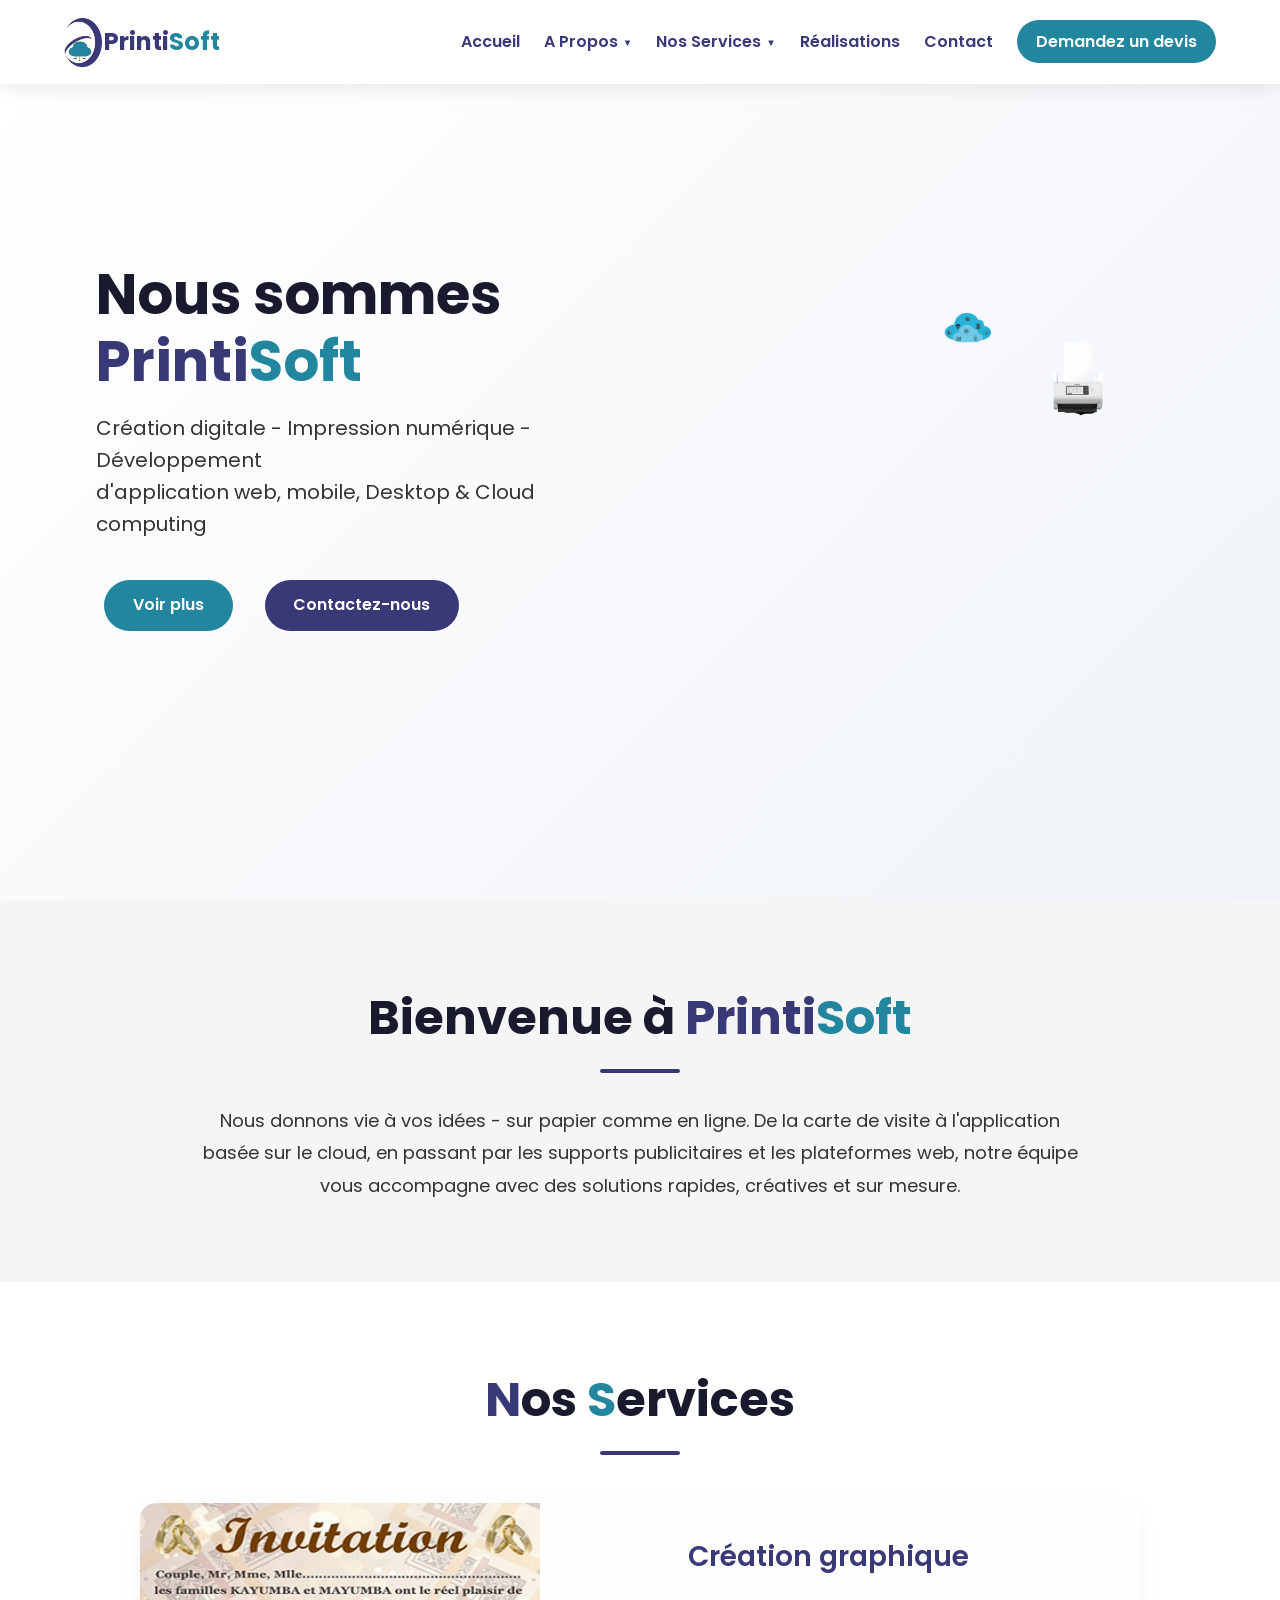
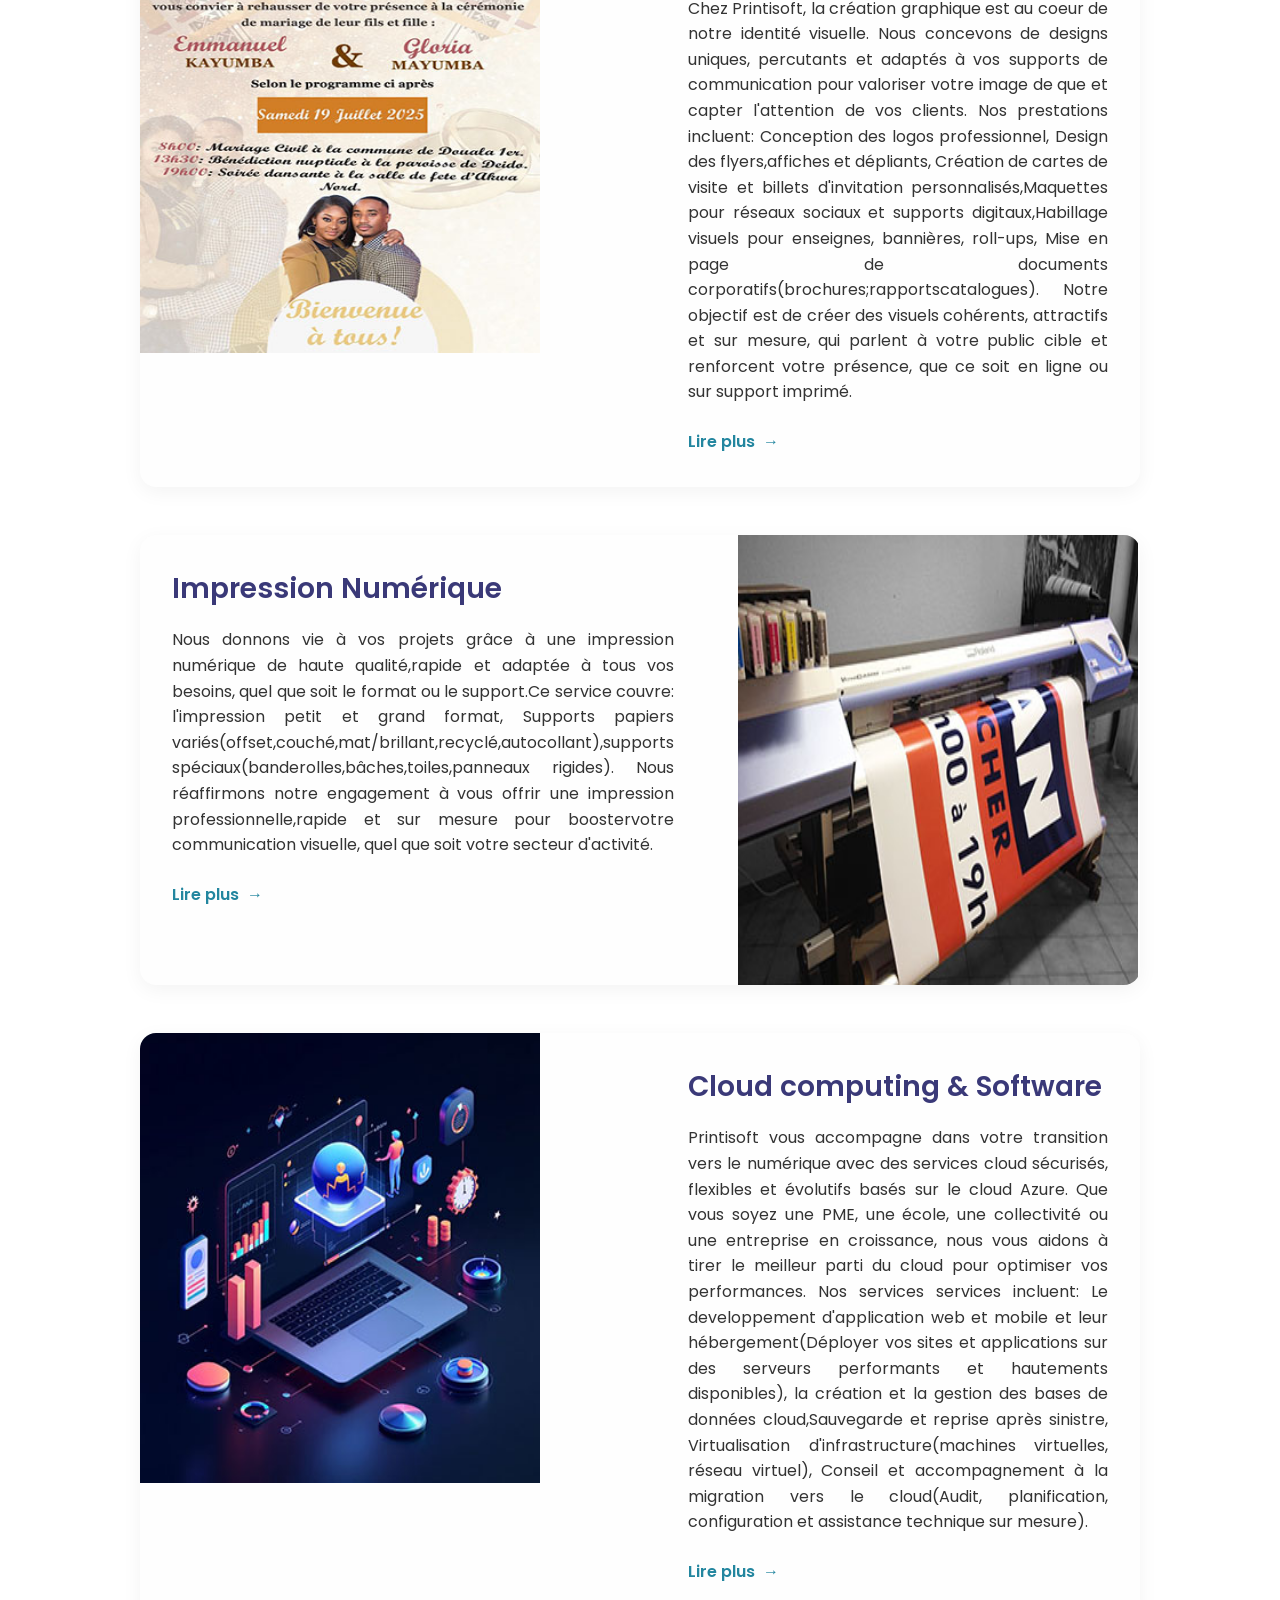
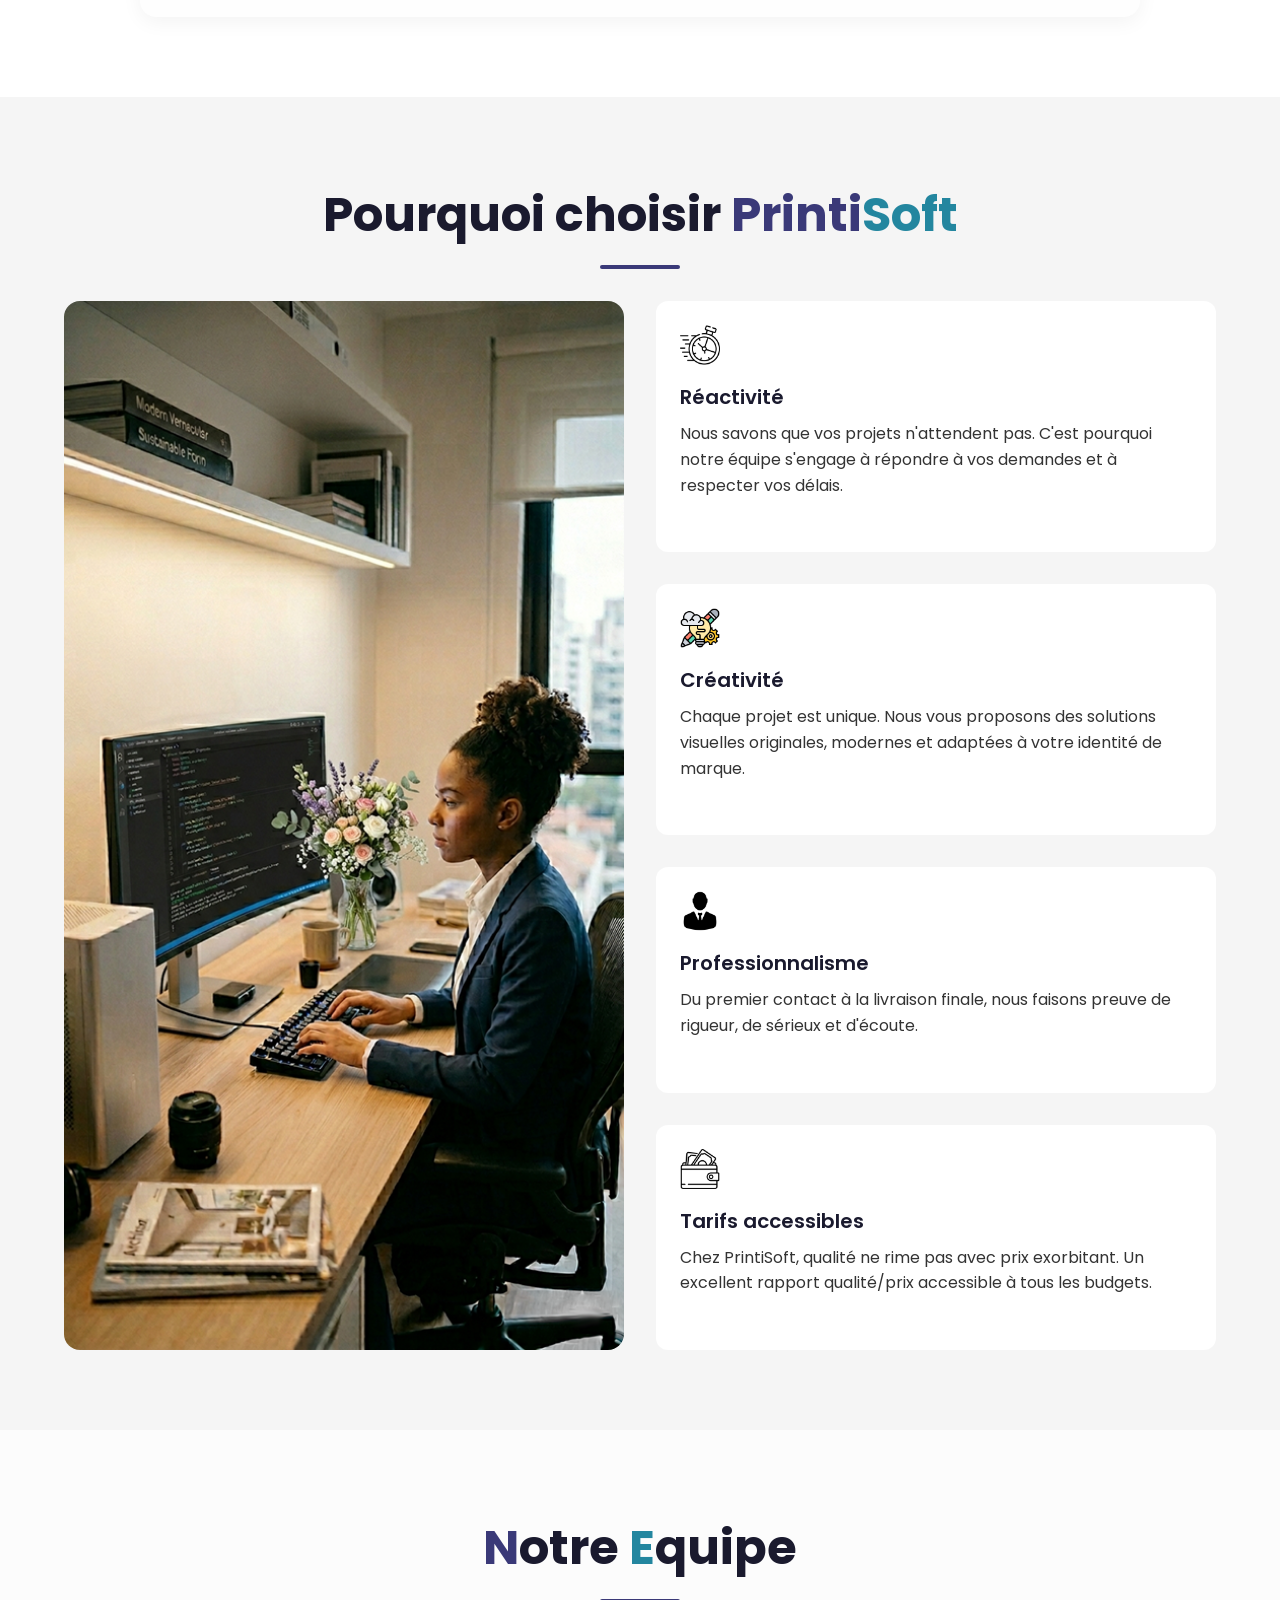
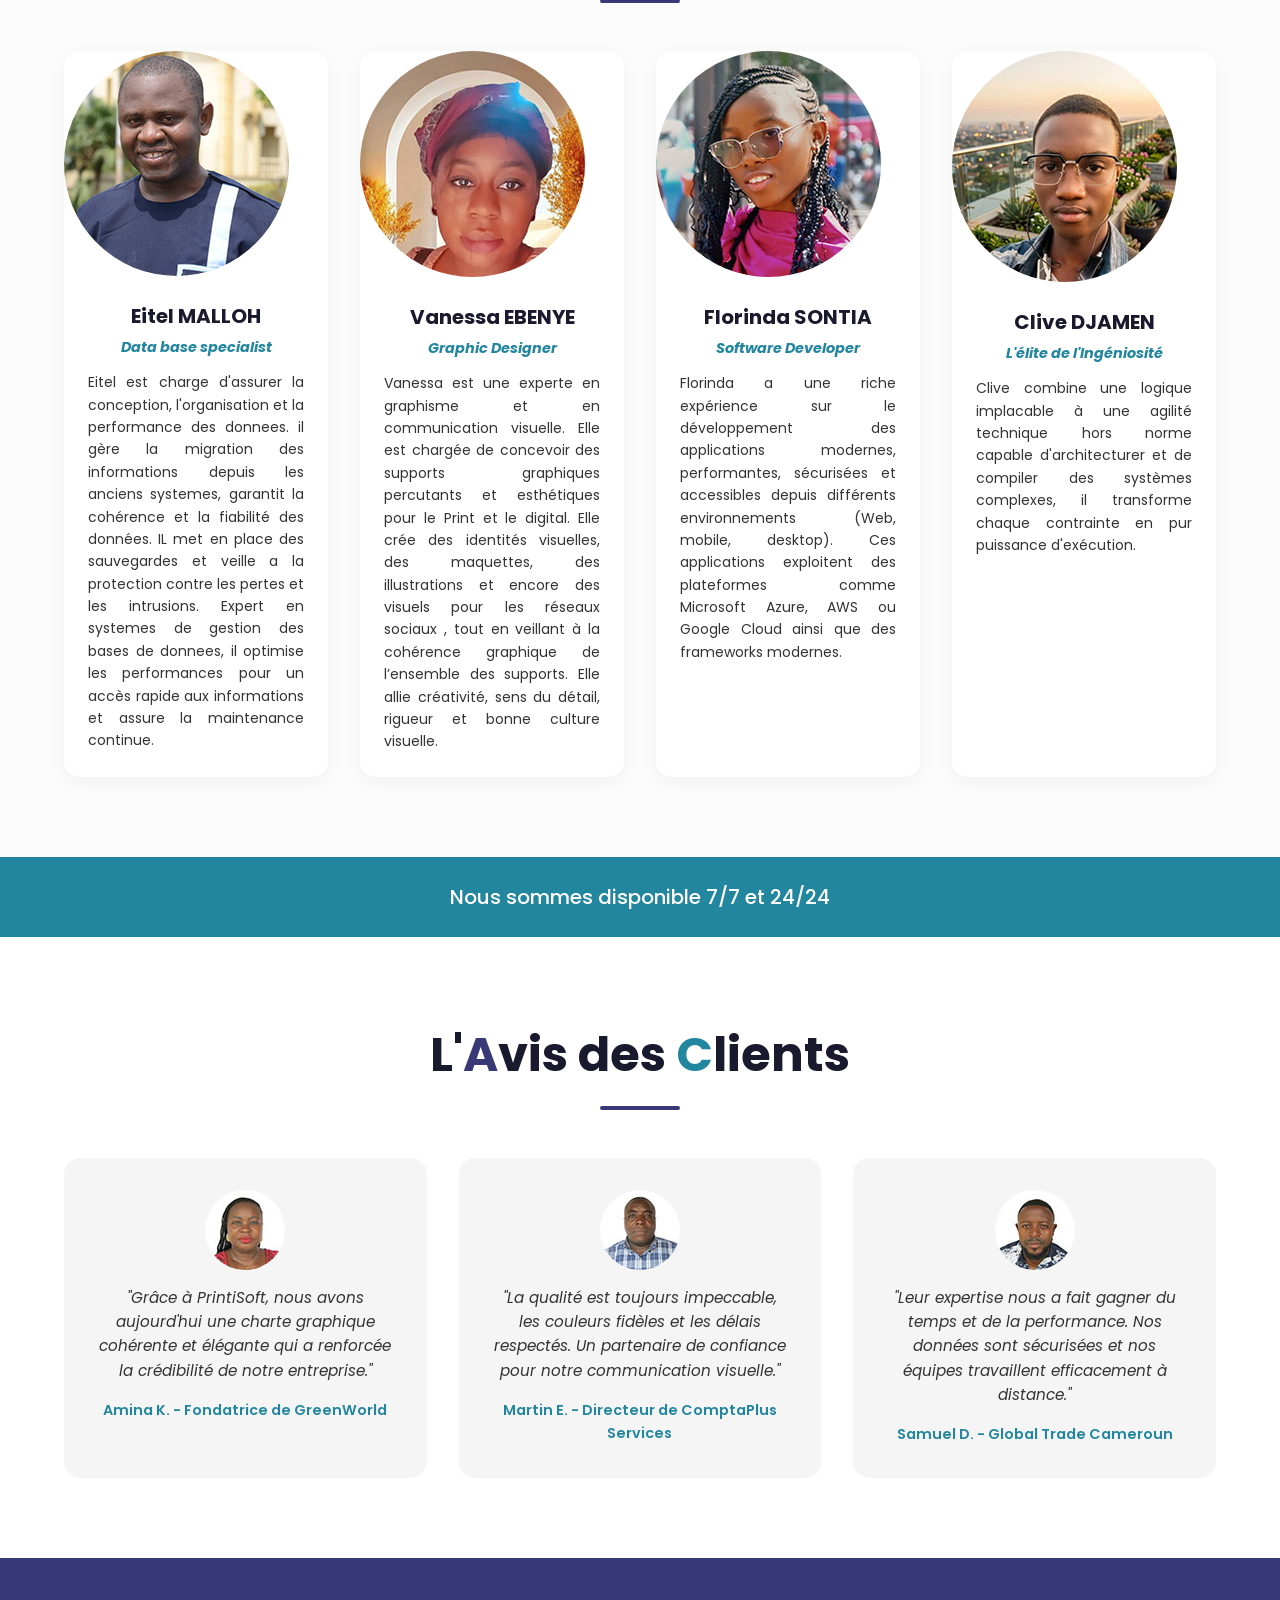
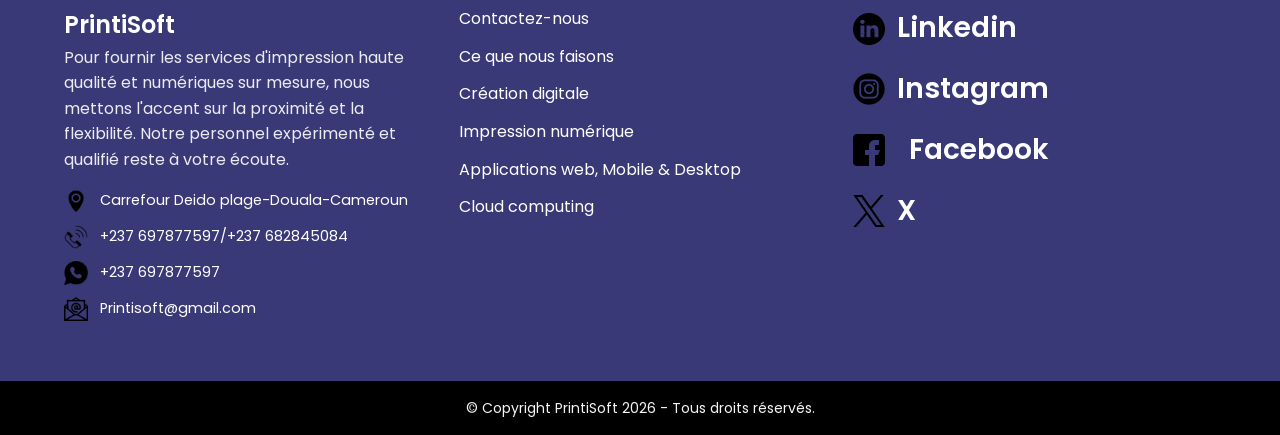
<file: index.html>
<!DOCTYPE html>
<html lang="fr">
<head>
    <meta charset="UTF-8">
    <meta name="viewport" content="width=device-width, initial-scale=1.0, viewport-fit=cover">
    <meta name="description" content="Printisoft — Création digitale, impression numérique et solutions cloud. Transformez votre communication visuelle avec Printisoft.">
    <meta name="keywords" content="impression numérique, création graphique, cloud computing, développement web, Cameroun">
    <meta name="author" content="PrintiSoft">
    <link rel="stylesheet" href="Global.css"> 
    <link rel="stylesheet" href="Home.css">
    <title>PrintiSoft | Création digitale & Impression numérique</title>
    <link rel="preconnect" href="https://fonts.googleapis.com">
    <link rel="preconnect" href="https://fonts.gstatic.com" crossorigin>
    <link href="https://fonts.googleapis.com/css2?family=Poppins:wght@300;400;500;600;700;800&display=swap" rel="stylesheet">
</head>
<body>
    <div class="header"></div>

    <!-- Hero Section -->
    <section class="banniere" id="banniere">
        <div class="contenu"> 
            <h1>Nous sommes <span class="printi">Printi</span><span class="soft">Soft</span></h1>
            <p>Création digitale - Impression numérique - Développement<br>d'application web, mobile, Desktop & Cloud computing</p>
            <div class="hero-buttons">
                <a href="#services" class="btn1">Voir plus</a>
                <a href="Contactez_Nous.html" class="btn2">Contactez-nous</a>
            </div>
        </div>
        <div class="hero-images">
            <div class="impression">
                <img src="images_printisoft/animation-imprimante-unscreen.gif" alt="impression" loading="lazy">
            </div>
            <div class="nuage">
                <img src="images_printisoft/animation-nuages-unscreen.gif" alt="cloud computing" loading="lazy">
            </div>
        </div>
    </section>

    <!-- Welcome Section -->
    <section class="welcome">
        <div class="container">
            <h2>Bienvenue à <span class="printi">Printi</span><span class="soft">Soft</span></h2>
            <p>Nous donnons vie à vos idées - sur papier comme en ligne. De la carte de visite à l'application basée sur le cloud, en passant par les supports publicitaires et les plateformes web, notre équipe vous accompagne avec des solutions rapides, créatives et sur mesure.</p>
        </div>
    </section>

    <!-- Services Section -->
    <section class="services" id="services">
        <div class="container">
            <div class="titre_services"> 
                <h2><span class="printi">N</span>os <span class="soft">S</span>ervices</h2>
            </div>
            <div class="container_2">
                <div class="service-card service-card-1">
                    <div class="service-img">
                        <img src="images_printisoft/creation graphique.jpg" alt="Création graphique">
                    </div>
                    <div class="service-content">
                        <h3><span class="printi">Création graphique</span></h3>
                        <p>Chez  Printisoft, la création graphique est au coeur de notre identité visuelle.
    Nous concevons de designs uniques, percutants et adaptés à vos supports de communication pour valoriser votre 
    image de que et capter l'attention de vos clients. Nos prestations incluent: Conception des logos professionnel,
    Design des flyers,affiches et dépliants, Création de cartes de visite et billets d'invitation personnalisés,Maquettes pour réseaux
    sociaux et supports digitaux,Habillage visuels pour enseignes, bannières, roll-ups, Mise en page de documents corporatifs(brochures;rapportscatalogues).
    Notre objectif est de créer des visuels cohérents, attractifs et sur mesure, qui parlent à votre public cible et renforcent votre présence, 
    que ce soit en ligne ou sur support imprimé.</p>
                        <a href="Nos-Services_Graphisme.html" class="service-link">Lire plus <span>→</span></a>
                    </div>
                </div>
                <div class="service-card service-card-2">
                    <div class="service-content">
                        <h3><span class="printi">Impression Numérique</span></h3>
                        <p>Nous donnons vie à vos projets grâce à une impression numérique de haute qualité,rapide et adaptée à tous vos besoins, quel que soit le format ou le support.Ce service couvre: l'impression petit et grand format,
  Supports papiers variés(offset,couché,mat/brillant,recyclé,autocollant),supports spéciaux(banderolles,bâches,toiles,panneaux rigides). 
    Nous réaffirmons notre engagement à vous offrir une impression professionnelle,rapide et sur mesure pour boostervotre communication visuelle, quel que soit votre secteur d'activité.</p>
                        <a href="Nos-Services_Impression_numérique.html" class="service-link">Lire plus <span>→</span></a>
                    </div>
                    <div class="service-img">
                        <img src="images_printisoft/grand format impression.jpg" alt="Impression numérique">
                    </div>
                </div>
                <div class="service-card service-card-3">
                    <div class="service-img">
                        <img src="images_printisoft/service_cloud2.jpg" alt="Cloud computing">
                    </div>
                    <div class="service-content">
                        <h3><span class="printi">Cloud computing & Software</span></h3>
                        <p>Printisoft vous accompagne dans votre transition vers le numérique 
    avec des services cloud sécurisés, flexibles et évolutifs basés sur le cloud Azure. Que vous soyez une PME, une école, une collectivité 
    ou une entreprise en croissance, nous vous aidons à tirer le meilleur parti du cloud pour optimiser vos performances.
    Nos services services incluent: Le developpement d'application web et mobile et leur hébergement(Déployer vos sites et applications sur
    des serveurs performants et hautements disponibles), la création et la gestion des bases de données cloud,Sauvegarde et reprise après sinistre,
    Virtualisation d'infrastructure(machines virtuelles, réseau virtuel), Conseil et accompagnement à la migration vers le cloud(Audit, planification, configuration et assistance technique sur mesure).</p>
                        <a href="Nos-Services_Software_Cloud%20service.html" class="service-link">Lire plus <span>→</span></a>
                    </div>
                </div>
            </div>
        </div>
    </section>

    <!-- Why Choose Us Section -->
    <section class="choisir_printisoft">
        <div class="container">
            <div class="titre_choix"> 
                <h2>Pourquoi choisir <span class="printi">Printi</span><span class="soft">Soft</span></h2>
            </div>
            <div class="raison_choix">
                <div class="femme">
                    <img src="images_printisoft/choisir.jpg" alt="Pourquoi choisir Printisoft" loading="lazy">
                </div>
                <div class="reason-card Réactivité">
                    <div class="reason-icon"><img src="images_printisoft/Reactivite.png" alt="Réactivité"></div>
                    <h3>Réactivité</h3>
                    <p>Nous savons que vos projets n'attendent pas. C'est pourquoi notre équipe s'engage à répondre à vos demandes et à respecter vos délais.</p>
                </div>
                <div class="reason-card Créativité">
                    <div class="reason-icon"><img src="images_printisoft/creativite.jpg" alt="Créativité"></div>
                    <h3>Créativité</h3>
                    <p>Chaque projet est unique. Nous vous proposons des solutions visuelles originales, modernes et adaptées à votre identité de marque.</p>
                </div>
                <div class="reason-card Professionnalisme">
                    <div class="reason-icon"><img src="images_printisoft/Professionnalisme.jpg" alt="Professionnalisme"></div>
                    <h3>Professionnalisme</h3>
                    <p>Du premier contact à la livraison finale, nous faisons preuve de rigueur, de sérieux et d'écoute.</p>
                </div>
                <div class="reason-card Tarifs_accessibles">
                    <div class="reason-icon"><img src="images_printisoft/Tarifs.jpg" alt="Tarifs accessibles"></div>
                    <h3>Tarifs accessibles</h3>
                    <p>Chez PrintiSoft, qualité ne rime pas avec prix exorbitant. Un excellent rapport qualité/prix accessible à tous les budgets.</p>
                </div>
            </div>
        </div>
    </section>

    <!-- Team Section -->
    <section class="Equipe" id="equipe">
        <div class="container">
            <h2 class="titre_equipe"><span class="printi">N</span>otre <span class="soft">E</span>quipe</h2>
            <div class="contenu_4">
                <div class="box">
                    <div class="imbox">
                        <img src="images_printisoft/Photo_Eitel.jpg" alt="Eitel MALLOH" loading="lazy">
                    </div>
                    <div class="text">
                        <h5>Eitel MALLOH</h5>
                        <h6>Data base specialist</h6>
                        <p>Eitel est charge d'assurer la conception, l'organisation et la performance des donnees. il gère la migration des informations depuis
                  les anciens systemes, garantit la cohérence et la fiabilité des données. IL met en place des sauvegardes et veille a la protection
                  contre les pertes et les intrusions. Expert en systemes de gestion des bases de donnees, il optimise les performances 
                  pour un accès rapide aux informations et assure la maintenance continue.</p>
                    </div>
                </div>
                <div class="box">
                    <div class="imbox"><img src="images_printisoft/ebenye.jpg" alt="Vanessa EBENYE" loading="lazy"></div>
                    <div class="text">
                        <h5>Vanessa EBENYE</h5>
                        <h6>Graphic Designer</h6>
                        <p>Vanessa est une experte en graphisme et en communication visuelle. Elle est chargée 
        de concevoir des supports graphiques percutants et esthétiques pour le Print et
         le digital. Elle crée des identités visuelles, des maquettes, des illustrations et encore des visuels pour les réseaux sociaux
        , tout en veillant à la cohérence graphique de l’ensemble des supports. 
       Elle  allie créativité, sens du détail, rigueur et bonne culture visuelle.</p>
                    </div>
                </div>
                <div class="box">
                    <div class="imbox"><img src="images_printisoft/florinda.jpg" alt="Florinda SONTIA" loading="lazy"></div>
                    <div class="text">
                        <h5>Florinda SONTIA</h5>
                        <h6>Software Developer</h6>
                        <p>Florinda a une riche expérience sur le développement des applications modernes, performantes, 
                  sécurisées et accessibles depuis différents environnements (Web, mobile, desktop). Ces applications exploitent 
                  des plateformes comme Microsoft Azure, AWS ou Google Cloud ainsi que des frameworks modernes.</p>
                    </div>
                </div>
                <div class="box">
                    <div class="imbox"><img src="images_printisoft/clve.jpg" alt="Clive DJAMEN" loading="lazy"></div>
                    <div class="text">
                        <h5>Clive DJAMEN</h5>
                        <h6>L'élite de l'Ingéniosité</h6>
                        <p>
                            Clive combine une logique implacable à une agilité technique hors norme capable d'architecturer et de compiler des systèmes complexes, il transforme chaque contrainte en pur puissance d'exécution.
                        </p>
                    </div>
                </div>
            </div>
        </div>
    </section>

    <!-- Availability Banner -->
    <section class="disponibilite">
        <div class="container">
            <p>Nous sommes disponible 7/7 et 24/24</p>
        </div>
    </section>

    <!-- Testimonials Section -->
    <section class="Temoignages" id="temoignages">
        <div class="container">
            <h2>L'<span class="printi">A</span>vis des <span class="soft">C</span>lients</h2>
            <div class="contenu_5">
                <div class="testimonial-card">
                    <div class="client-img"><img src="images_printisoft/client1.jpg" alt="Client" loading="lazy"></div>
                    <p>"Grâce à PrintiSoft, nous avons aujourd'hui une charte graphique cohérente et élégante qui a renforcée la crédibilité de notre entreprise."</p>
                    <h3>Amina K. - Fondatrice de GreenWorld</h3>
                </div>
                <div class="testimonial-card">
                    <div class="client-img"><img src="images_printisoft/client2.jpg" alt="Client" loading="lazy"></div>
                    <p>"La qualité est toujours impeccable, les couleurs fidèles et les délais respectés. Un partenaire de confiance pour notre communication visuelle."</p>
                    <h3>Martin E. - Directeur de ComptaPlus Services</h3>
                </div>
                <div class="testimonial-card">
                    <div class="client-img"><img src="images_printisoft/client3.jpg" alt="Client" loading="lazy"></div>
                    <p>"Leur expertise nous a fait gagner du temps et de la performance. Nos données sont sécurisées et nos équipes travaillent efficacement à distance."</p>
                    <h3>Samuel D. - Global Trade Cameroun</h3>
                </div>
            </div>
        </div>
    </section>

    <div class="contact"></div>
    <div class="footer"></div>

    <script src="js/include.js"></script>
</body>
</html>
</file>
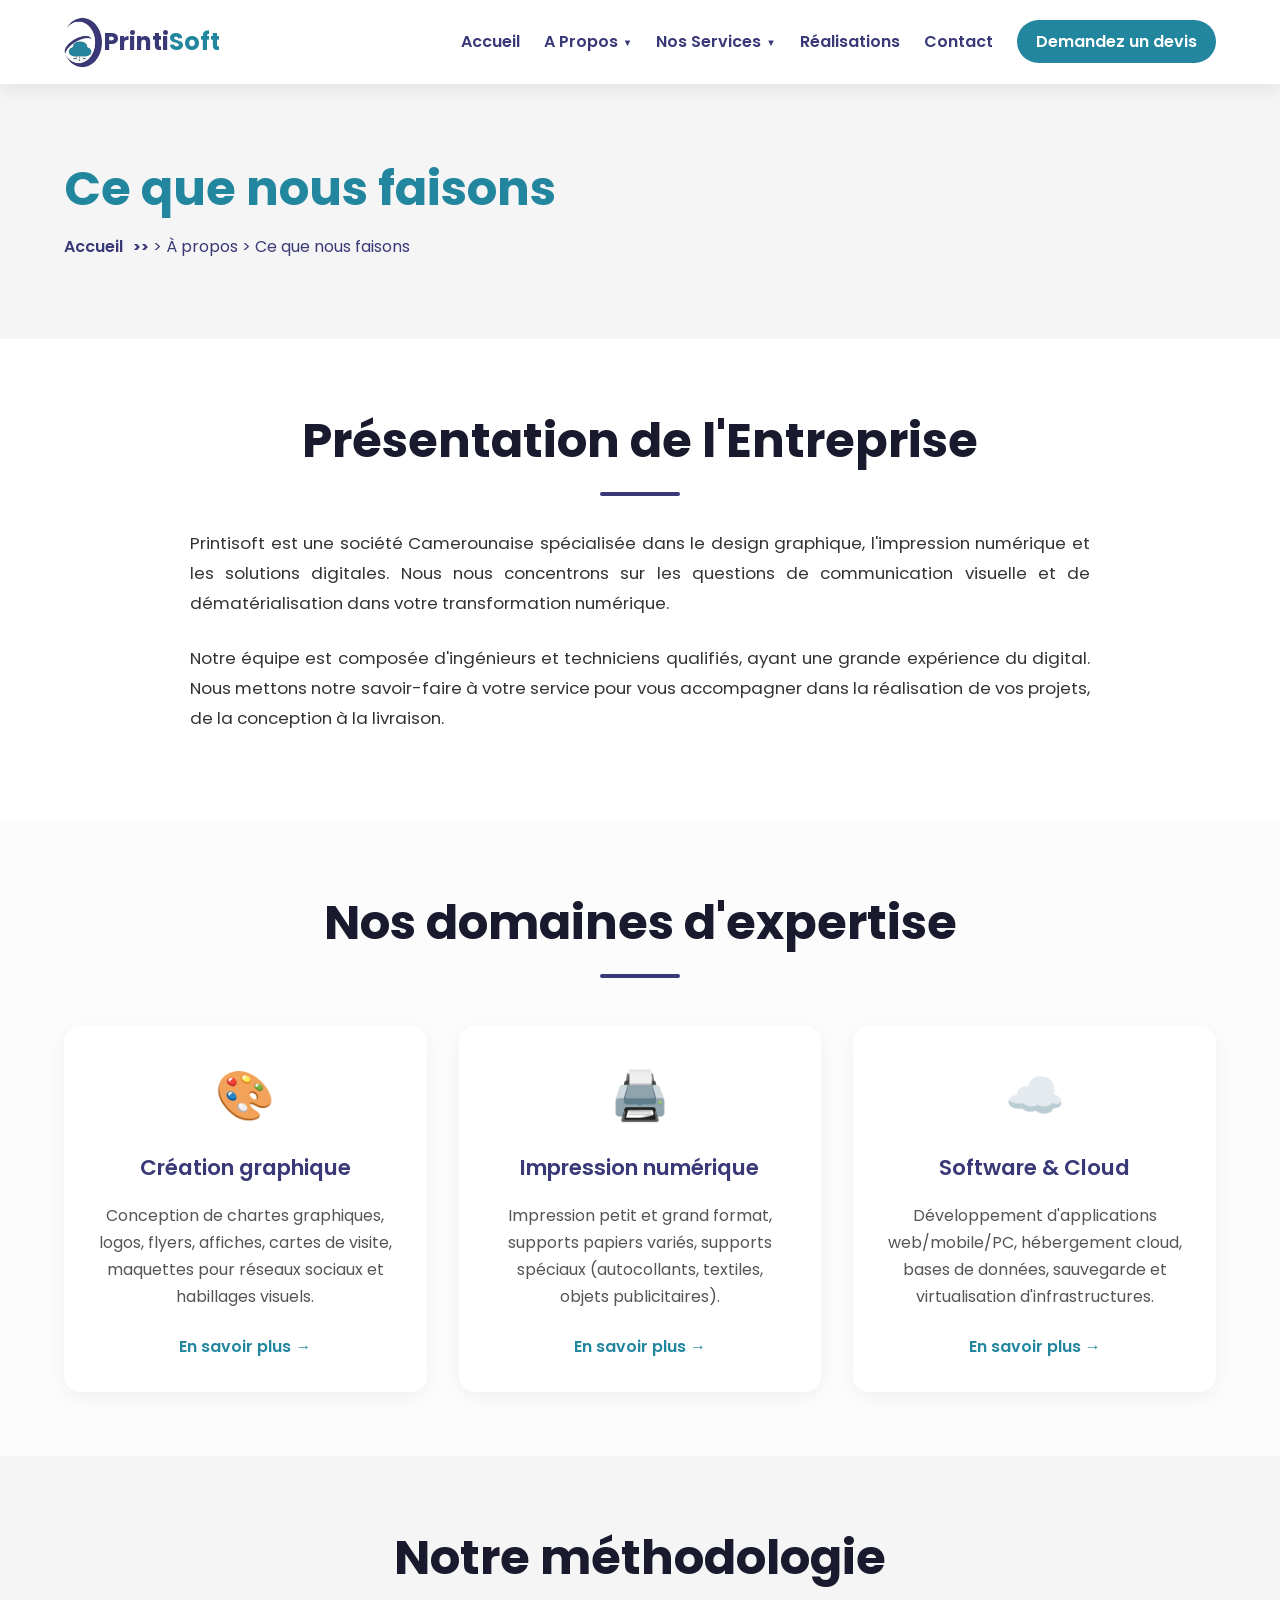
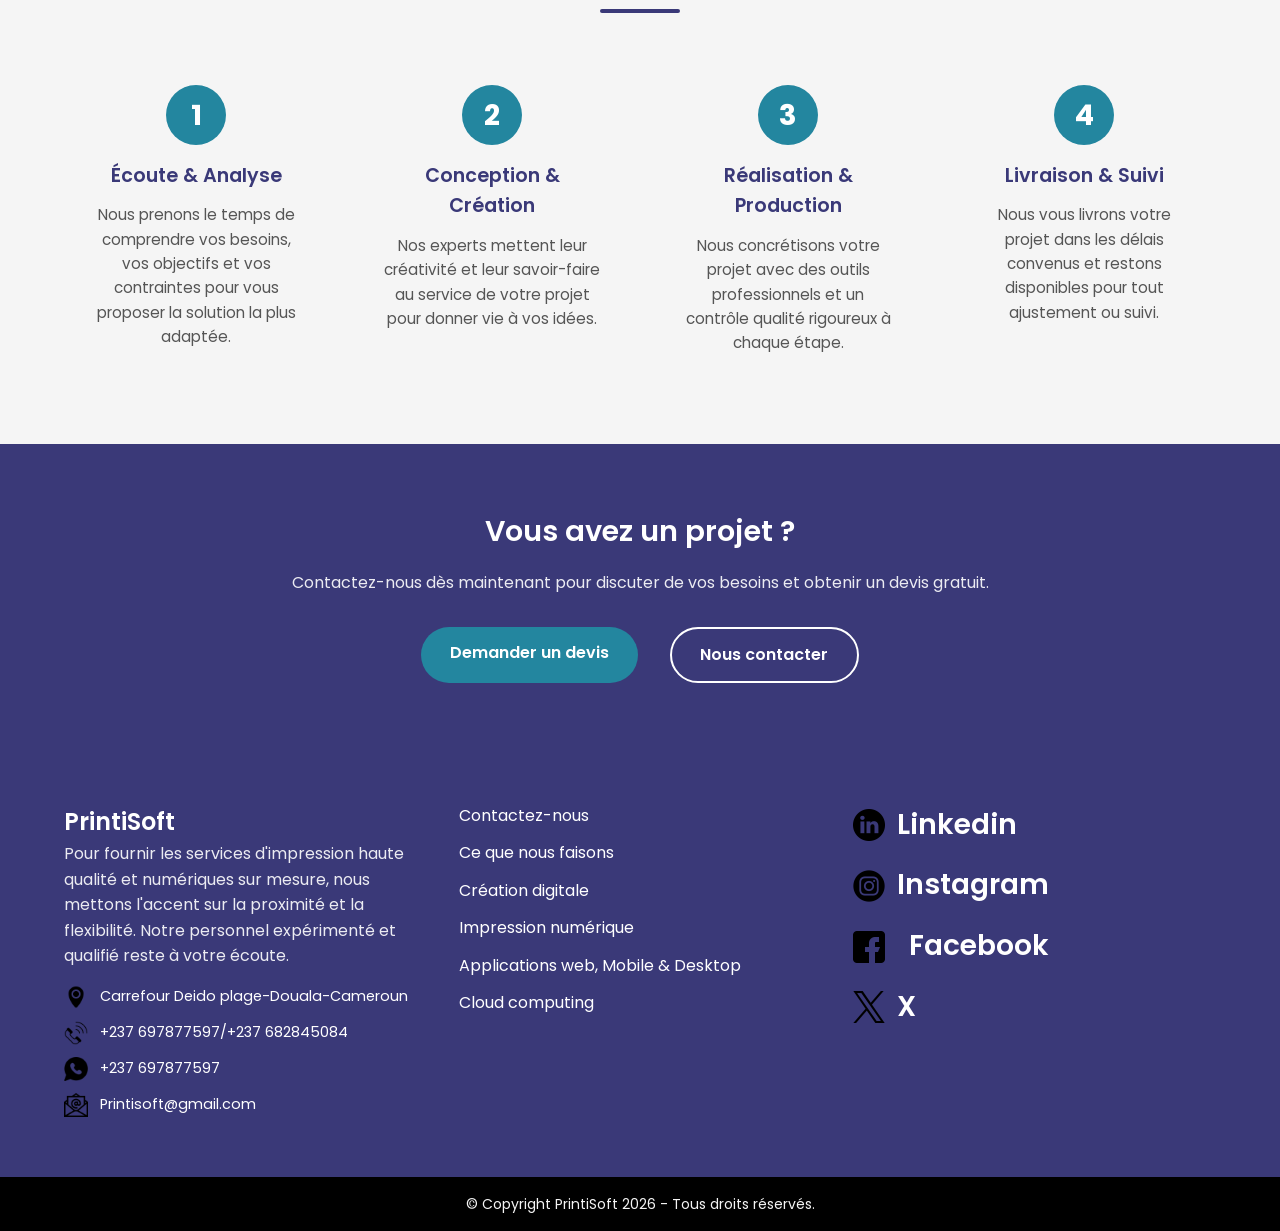
<file: Apropos_Ce_que_nous_faisons.html>
<!DOCTYPE html>
<html lang="fr">
<head>
    <meta charset="UTF-8">
    <meta name="viewport" content="width=device-width, initial-scale=1.0, viewport-fit=cover">
    <meta name="description" content="Printisoft — Ce que nous faisons. Découvrez nos services en création graphique, impression numérique et solutions cloud.">
    <title>Printisoft - Ce que nous faisons</title>
    <link rel="stylesheet" href="Global.css">
    <link rel="stylesheet" href="Apropos_Ce_que_nous_faisons.css">
    <link href="https://fonts.googleapis.com/css2?family=Poppins:wght@300;400;500;600;700;800&display=swap" rel="stylesheet">
</head>
<body>
    <div class="header"></div>
    
    <section class="what_we_do">
        <div class="Nous_faisons">
            <h1>Ce que nous faisons</h1>
            <h3><a href="index.html">Accueil</a> > À propos > Ce que nous faisons</h3>
        </div>
    </section>
    
    <section class="Presentation_entreprise">
        <div class="presentation_printisoft">
            <h2>Présentation de l'Entreprise</h2>
            <p>Printisoft est une société Camerounaise spécialisée dans le design graphique, l'impression numérique et les solutions digitales. Nous nous concentrons sur les questions de communication visuelle et de dématérialisation dans votre transformation numérique.</p>
            <p>Notre équipe est composée d'ingénieurs et techniciens qualifiés, ayant une grande expérience du digital. Nous mettons notre savoir-faire à votre service pour vous accompagner dans la réalisation de vos projets, de la conception à la livraison.</p>
        </div>
    </section>

    <section class="services-detail">
        <div class="container">
            <h2>Nos domaines d'expertise</h2>
            <div class="expertise-grid">
                <div class="expertise-card">
                    <div class="expertise-icon">🎨</div>
                    <h3>Création graphique</h3>
                    <p>Conception de chartes graphiques, logos, flyers, affiches, cartes de visite, maquettes pour réseaux sociaux et habillages visuels.</p>
                    <a href="Nos-Services_Graphisme.html" class="expertise-link">En savoir plus →</a>
                </div>
                <div class="expertise-card">
                    <div class="expertise-icon">🖨️</div>
                    <h3>Impression numérique</h3>
                    <p>Impression petit et grand format, supports papiers variés, supports spéciaux (autocollants, textiles, objets publicitaires).</p>
                    <a href="Nos-Services_Impression_numérique.html" class="expertise-link">En savoir plus →</a>
                </div>
                <div class="expertise-card">
                    <div class="expertise-icon">☁️</div>
                    <h3>Software & Cloud</h3>
                    <p>Développement d'applications web/mobile/PC, hébergement cloud, bases de données, sauvegarde et virtualisation d'infrastructures.</p>
                    <a href="Nos-Services_Software_Cloud%20service.html" class="expertise-link">En savoir plus →</a>
                </div>
            </div>
        </div>
    </section>

    <section class="methodology-section">
        <div class="container">
            <h2>Notre méthodologie</h2>
            <div class="methodology-steps">
                <div class="step">
                    <div class="step-number">1</div>
                    <h3>Écoute & Analyse</h3>
                    <p>Nous prenons le temps de comprendre vos besoins, vos objectifs et vos contraintes pour vous proposer la solution la plus adaptée.</p>
                </div>
                <div class="step">
                    <div class="step-number">2</div>
                    <h3>Conception & Création</h3>
                    <p>Nos experts mettent leur créativité et leur savoir-faire au service de votre projet pour donner vie à vos idées.</p>
                </div>
                <div class="step">
                    <div class="step-number">3</div>
                    <h3>Réalisation & Production</h3>
                    <p>Nous concrétisons votre projet avec des outils professionnels et un contrôle qualité rigoureux à chaque étape.</p>
                </div>
                <div class="step">
                    <div class="step-number">4</div>
                    <h3>Livraison & Suivi</h3>
                    <p>Nous vous livrons votre projet dans les délais convenus et restons disponibles pour tout ajustement ou suivi.</p>
                </div>
            </div>
        </div>
    </section>

    <section class="cta-section">
        <div class="container">
            <h3>Vous avez un projet ?</h3>
            <p>Contactez-nous dès maintenant pour discuter de vos besoins et obtenir un devis gratuit.</p>
            <div class="cta-buttons">
                <a href="Devis.html" class="btn1">Demander un devis</a>
                <a href="Contactez_Nous.html" class="btn2">Nous contacter</a>
            </div>
        </div>
    </section>

    <div class="contact"></div>
    <div class="footer"></div>

    <script src="js/include.js"></script>
</body>
</html>
</file>
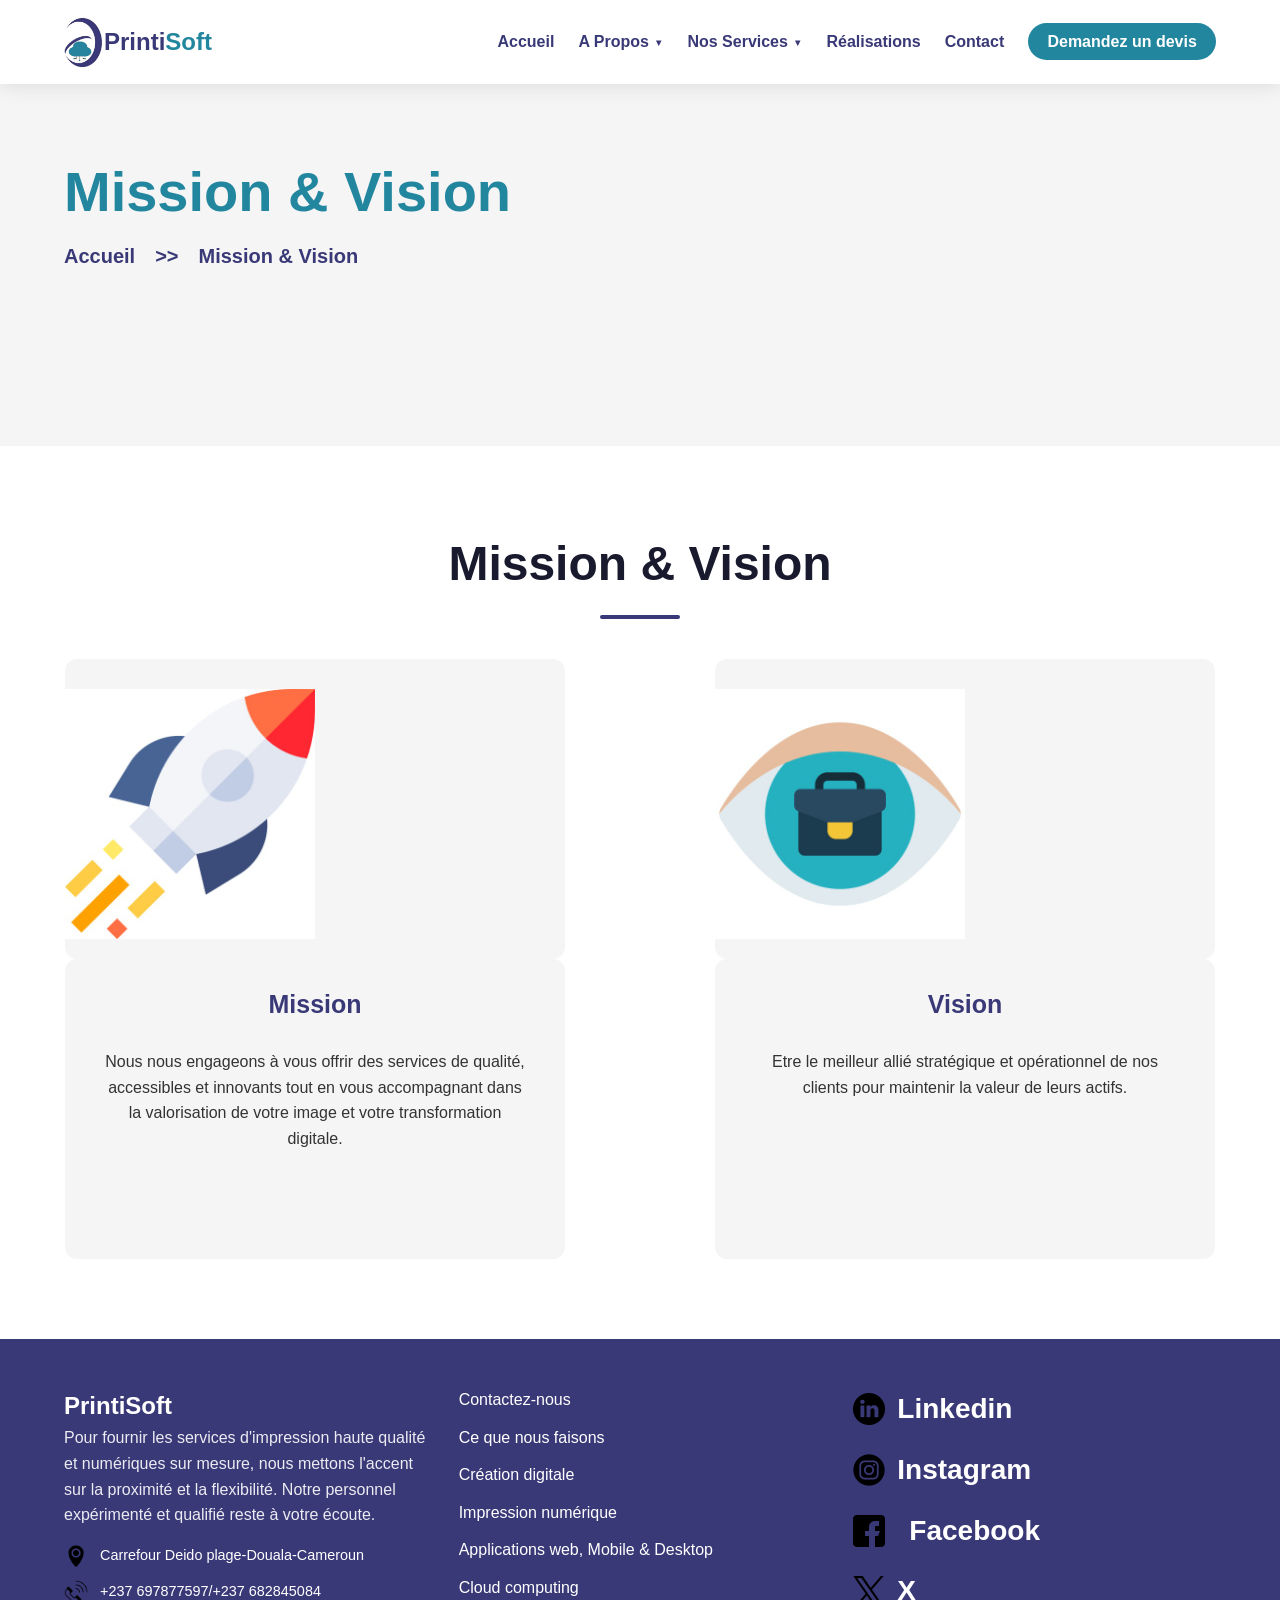
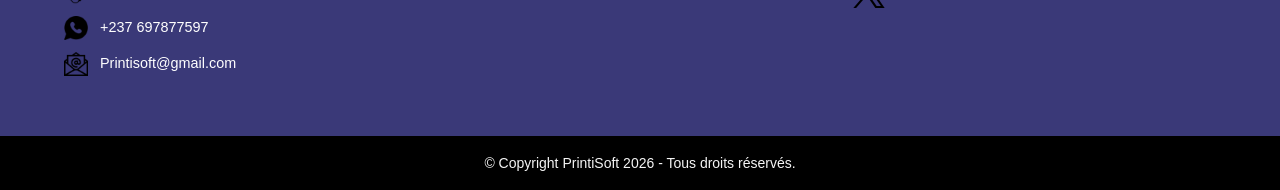
<file: Apropos_Mission_Vision.html>
<!DOCTYPE html>
<html lang="fr">
<head>
    <meta charset="UTF-8">
    <meta name="viewport" content="width=device-width, initial-scale=1.0">
    <meta name="description" content="Printisoft — Mission & Vision. Nos objectifs et notre vision stratégique.">
    <title>Printisoft-Mission & Vision</title>
        <!--CSS Global-->
    <link rel="stylesheet" href="Global.css">
      <!--CSS  specifique a cette page-->
    <link rel="stylesheet" href="Apropos_Mission&Vision.css">
</head>
<body>
     <!--Header automatique-->
    <div class="header"></div>
     <section class="Mission_Vision">
        <div class="MissionVision">
        <h1> Mission & Vision</h1>
        <h3> <a href="index.html">Accueil</a>Mission & Vision</h3>
        </div>
    </section>
    <section class="Description_Mission_Vision">
         <h2>Mission & Vision</h2>
         <div class="Grid_Mission_Vision">
        <div class="Mission"><img src="images_printisoft/mission2.jpg"   alt="mission">
        </div>
        <div class="Mission_Description">
            <h3>Mission</h3>
            <p>Nous nous engageons à vous offrir des services de qualité, accessibles et innovants tout en vous accompagnant
                dans la valorisation de votre image et votre transformation digitale.</p>
        </div>
      
        <div class="Vision">
            <img src="images_printisoft/vision.jpg"   alt="vision">
        </div>
        <div class="Vision_Description">
            <h3>Vision</h3>
            <p>Etre le meilleur allié stratégique et opérationnel de nos clients pour maintenir la valeur de leurs actifs.</p>
        </div>
        </div>
    </section>
     <!--Section contact automatique-->
    <div class="contact"></div>
    <!--Footer automatique-->
    <div class="footer"></div>
    <!--Script commun-->
    <script src="js/include.js"></script>
    
</body>
</html>
</file>
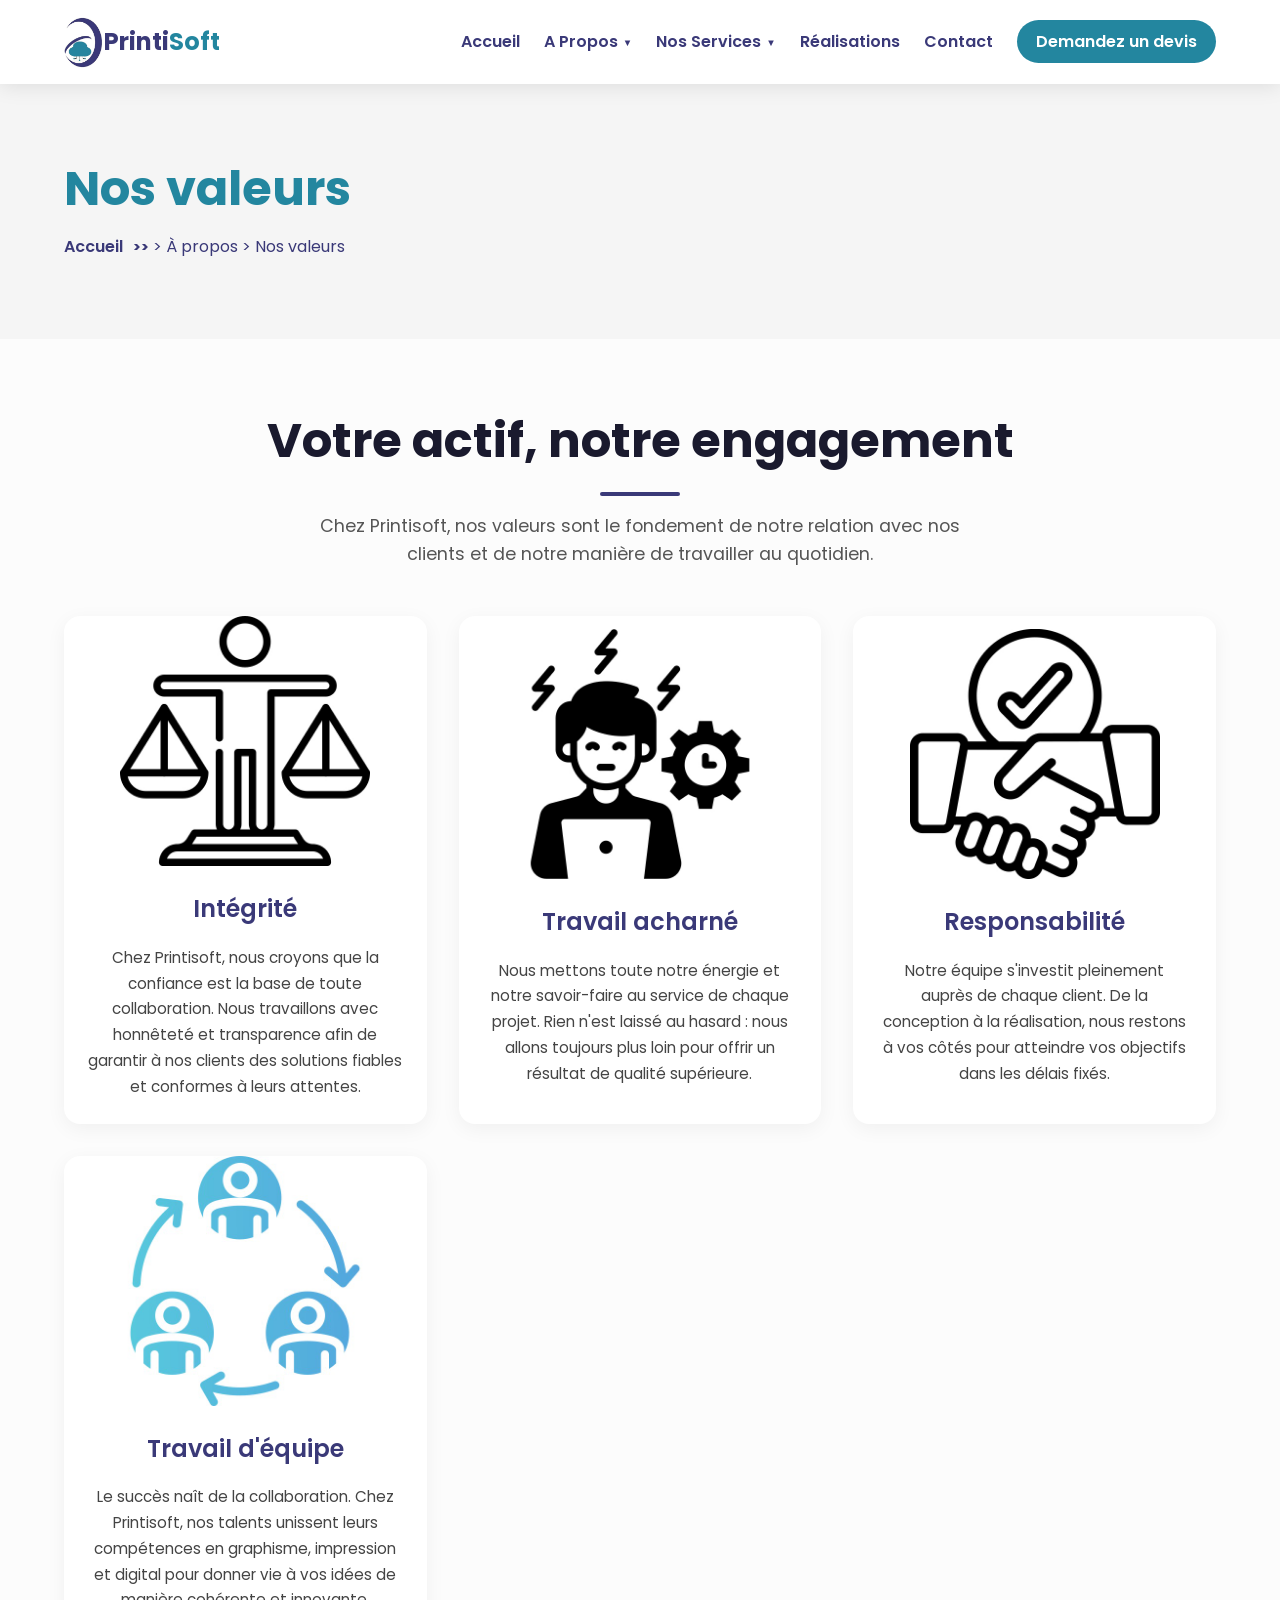
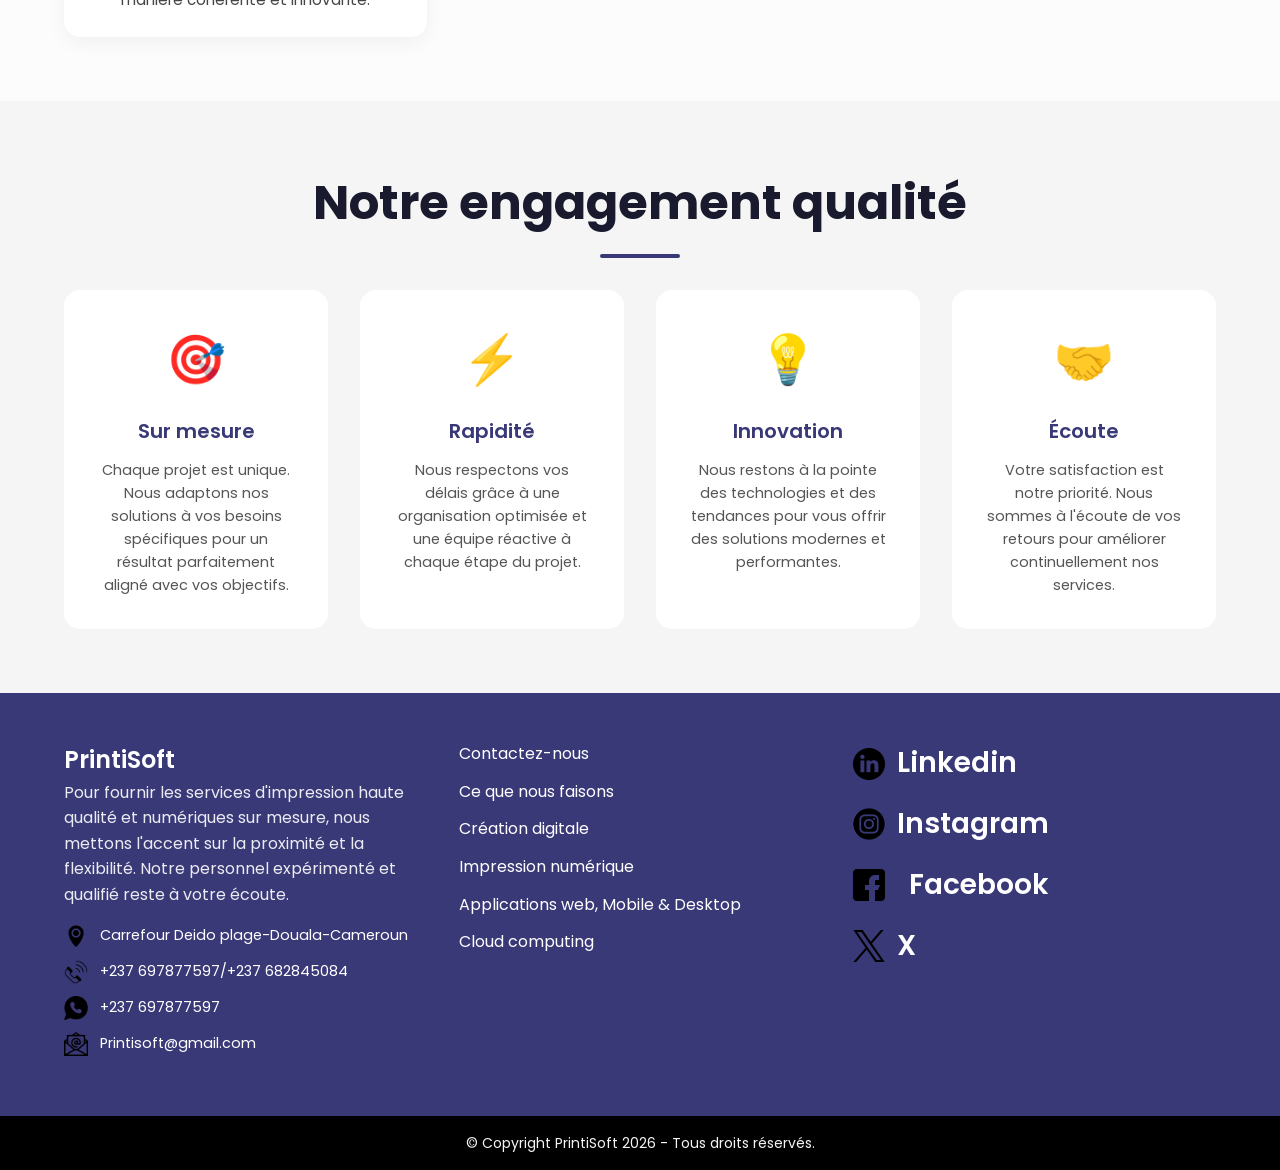
<file: Apropos_Nos_Valeurs.html>
<!DOCTYPE html>
<html lang="fr">
<head>
    <meta charset="UTF-8">
    <meta name="viewport" content="width=device-width, initial-scale=1.0, viewport-fit=cover">
    <meta name="description" content="Printisoft — Nos valeurs. Intégrité, travail acharné, responsabilité et travail d'équipe au service de nos clients.">
    <title>Printisoft - Nos Valeurs</title>
    <link rel="stylesheet" href="Global.css">
    <link rel="stylesheet" href="Apropos_Nos_valeurs.css">
    <link href="https://fonts.googleapis.com/css2?family=Poppins:wght@300;400;500;600;700;800&display=swap" rel="stylesheet">
</head>
<body>
    <div class="header"></div>
    
    <section class="Valeurs">
        <div class="Nos_valeurs">
            <h1>Nos valeurs</h1>
            <h3><a href="index.html">Accueil</a> > À propos > Nos valeurs</h3>
        </div>
    </section>
    
    <section class="Description_Valeurs">
        <h2>Votre actif, notre engagement</h2>
        <p class="values-intro">Chez Printisoft, nos valeurs sont le fondement de notre relation avec nos clients et de notre manière de travailler au quotidien.</p>
        
        <div class="four_values">
            <div class="box">
                <div class="imbox">
                    <img src="images_printisoft/integrity.jpg" alt="Intégrité" loading="lazy">
                </div>
                <div class="text">
                    <h3>Intégrité</h3>
                    <p>Chez Printisoft, nous croyons que la confiance est la base de toute collaboration. Nous travaillons avec honnêteté et transparence afin de garantir à nos clients des solutions fiables et conformes à leurs attentes.</p>
                </div>
            </div>
            
            <div class="box">
                <div class="imbox">
                    <img src="images_printisoft/Hardwork.jpg" alt="Travail acharné" loading="lazy">
                </div>
                <div class="text">
                    <h3>Travail acharné</h3>
                    <p>Nous mettons toute notre énergie et notre savoir-faire au service de chaque projet. Rien n'est laissé au hasard : nous allons toujours plus loin pour offrir un résultat de qualité supérieure.</p>
                </div>
            </div>
            
            <div class="box">
                <div class="imbox">
                    <img src="images_printisoft/Engagement.jpg" alt="Responsabilité" loading="lazy">
                </div>
                <div class="text">
                    <h3>Responsabilité</h3>
                    <p>Notre équipe s'investit pleinement auprès de chaque client. De la conception à la réalisation, nous restons à vos côtés pour atteindre vos objectifs dans les délais fixés.</p>
                </div>
            </div>
            
            <div class="box">
                <div class="imbox">
                    <img src="images_printisoft/teamwork.jpg" alt="Travail d'équipe" loading="lazy">
                </div>
                <div class="text">
                    <h3>Travail d'équipe</h3>
                    <p>Le succès naît de la collaboration. Chez Printisoft, nos talents unissent leurs compétences en graphisme, impression et digital pour donner vie à vos idées de manière cohérente et innovante.</p>
                </div>
            </div>
        </div>
    </section>
    
    <section class="engagement-section">
        <div class="container">
            <h2>Notre engagement qualité</h2>
            <div class="engagement-grid">
                <div class="engagement-card">
                    <div class="engagement-icon">🎯</div>
                    <h3>Sur mesure</h3>
                    <p>Chaque projet est unique. Nous adaptons nos solutions à vos besoins spécifiques pour un résultat parfaitement aligné avec vos objectifs.</p>
                </div>
                <div class="engagement-card">
                    <div class="engagement-icon">⚡</div>
                    <h3>Rapidité</h3>
                    <p>Nous respectons vos délais grâce à une organisation optimisée et une équipe réactive à chaque étape du projet.</p>
                </div>
                <div class="engagement-card">
                    <div class="engagement-icon">💡</div>
                    <h3>Innovation</h3>
                    <p>Nous restons à la pointe des technologies et des tendances pour vous offrir des solutions modernes et performantes.</p>
                </div>
                <div class="engagement-card">
                    <div class="engagement-icon">🤝</div>
                    <h3>Écoute</h3>
                    <p>Votre satisfaction est notre priorité. Nous sommes à l'écoute de vos retours pour améliorer continuellement nos services.</p>
                </div>
            </div>
        </div>
    </section>

    <div class="contact"></div>
    <div class="footer"></div>

    <script src="js/include.js"></script>
</body>
</html>
</file>
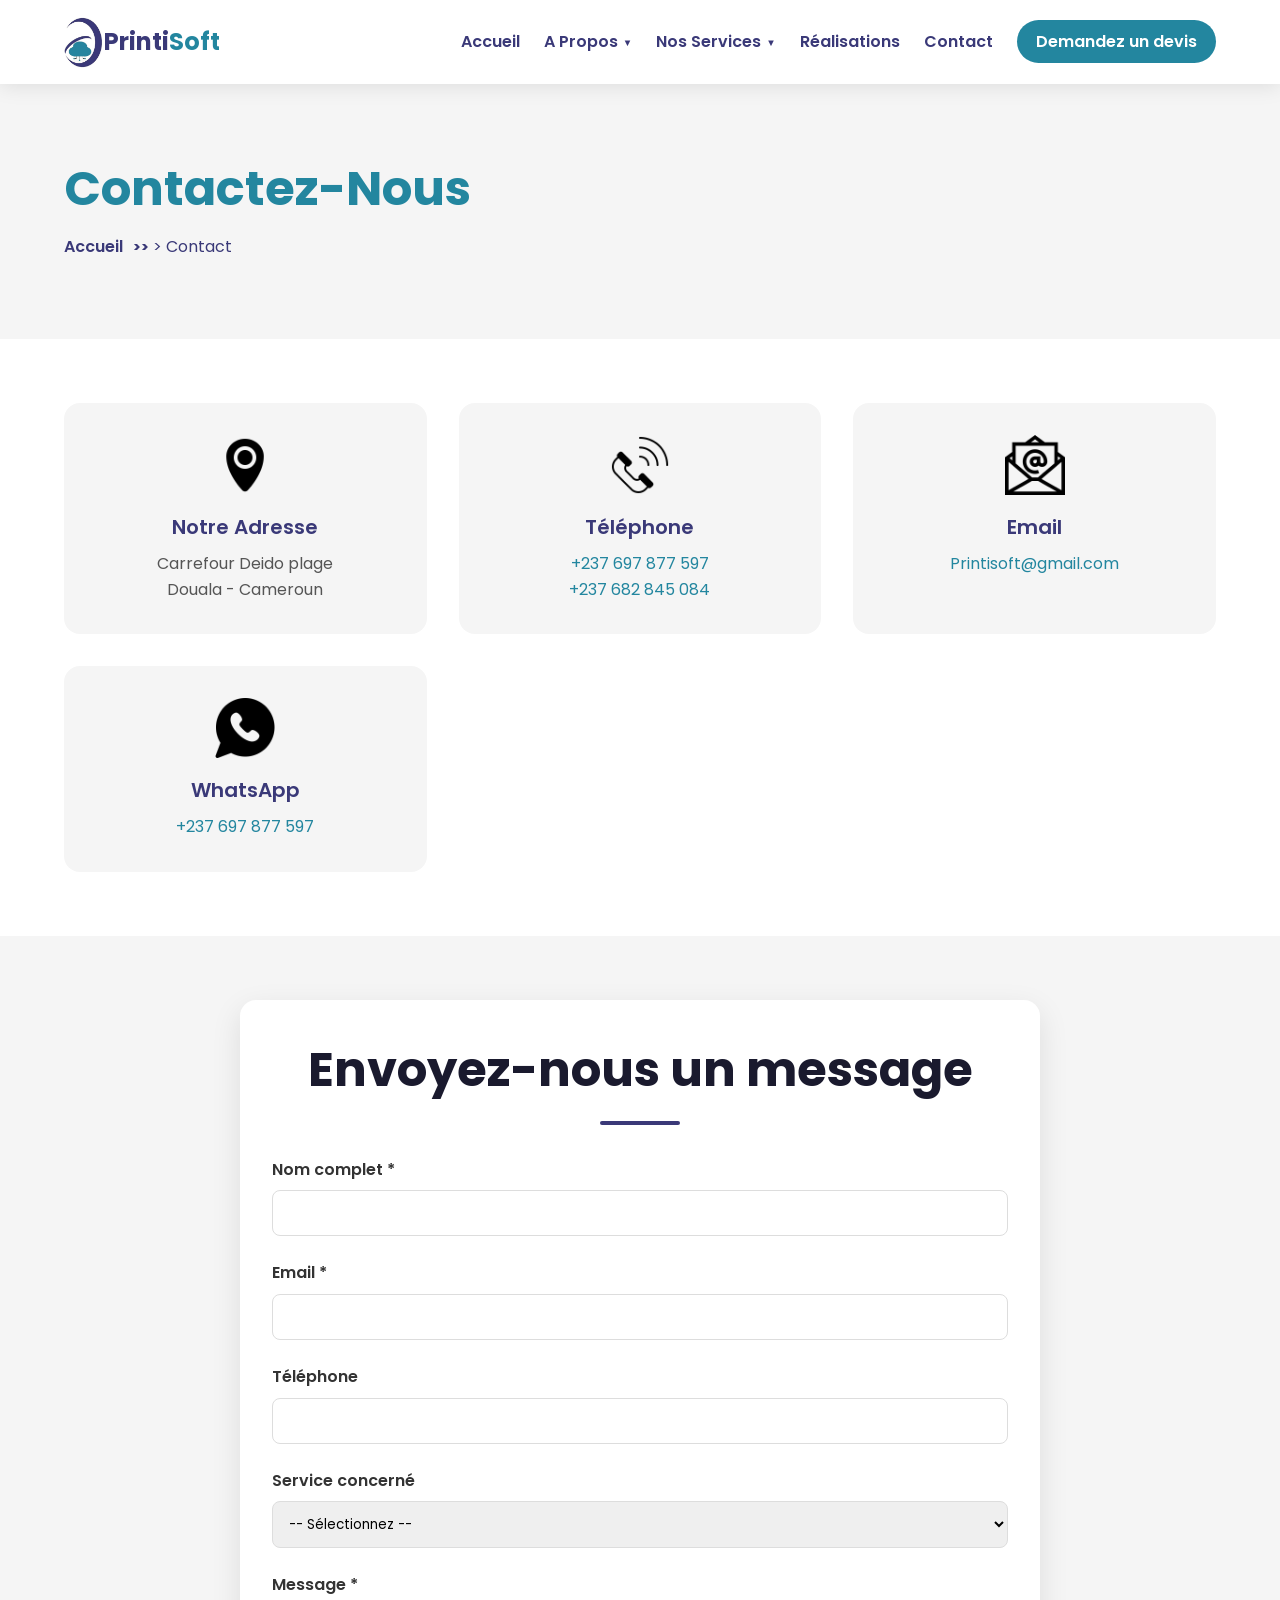
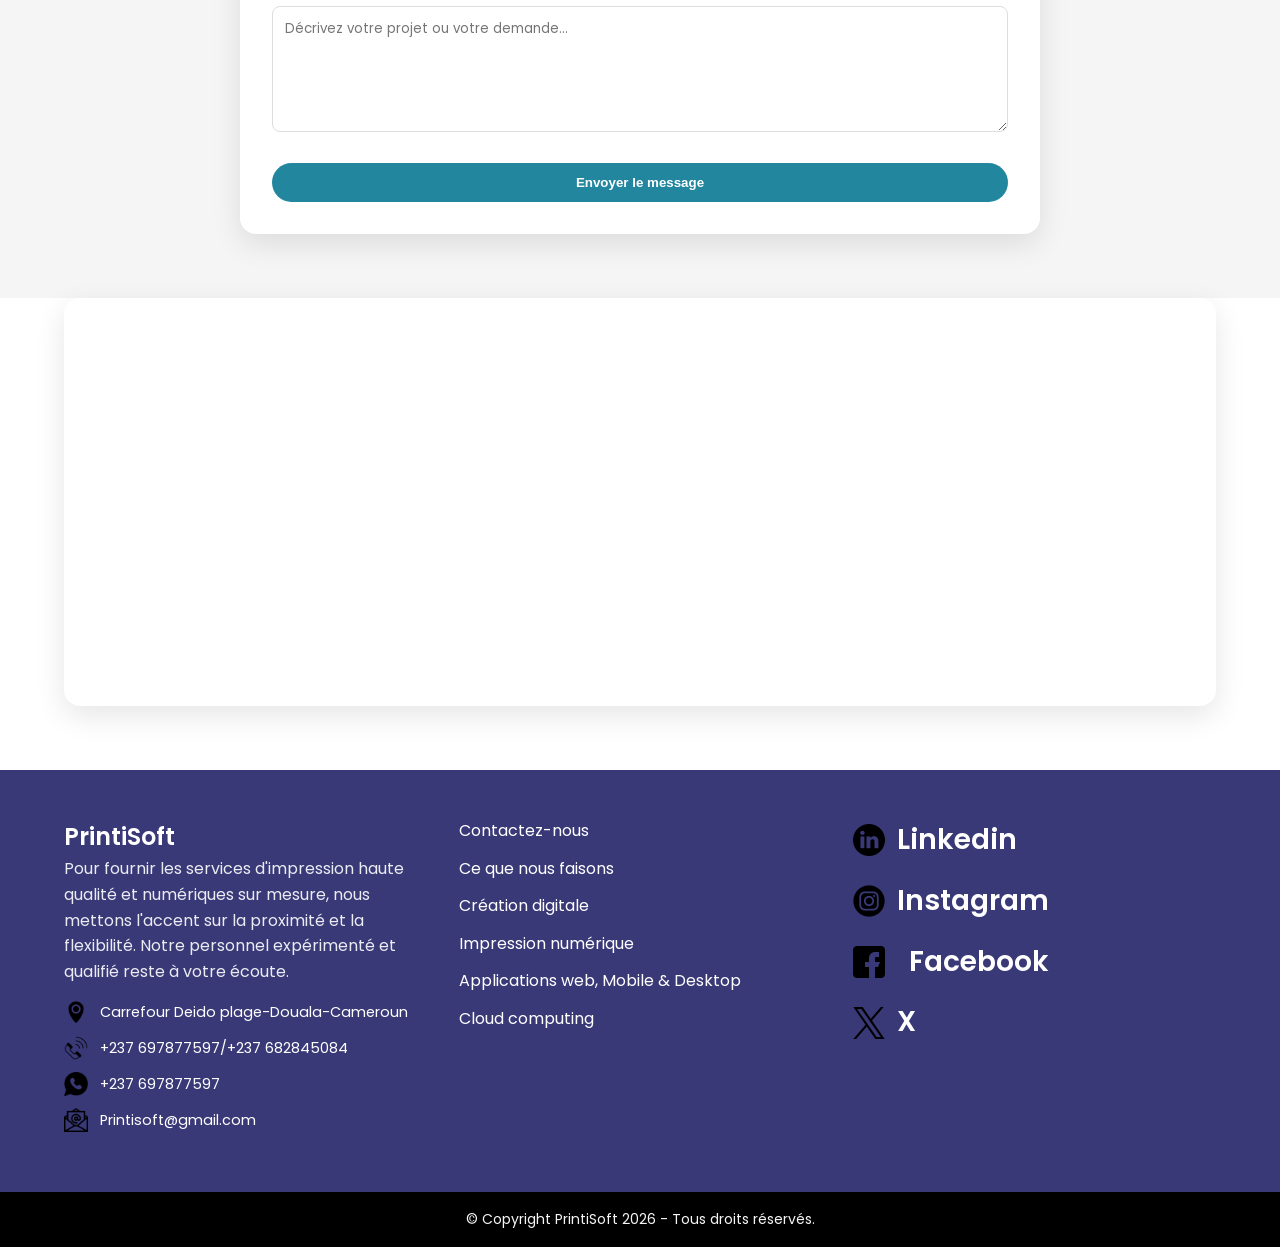
<file: Contactez_nous.html>
<!DOCTYPE html>
<html lang="fr">
<head>
    <meta charset="UTF-8">
    <meta name="viewport" content="width=device-width, initial-scale=1.0, viewport-fit=cover">
    <meta name="description" content="Printisoft — Contactez-nous. Coordonnées et formulaire de contact pour vos demandes de devis et informations.">
    <title>Printisoft - Contactez-nous</title>
    <link rel="stylesheet" href="Global.css">
    <link rel="stylesheet" href="Contactez_nous.css">
    <link href="https://fonts.googleapis.com/css2?family=Poppins:wght@300;400;500;600;700;800&display=swap" rel="stylesheet">
</head>
<body>
    <div class="header"></div>
    
    <section class="Contactez-Nous">
        <div class="Contact-us">
            <h1>Contactez-Nous</h1>
            <h3><a href="index.html">Accueil</a> > Contact</h3>
        </div>
    </section>

    <section class="contact-info-section">
        <div class="contact-grid">
            <div class="contact-card">
                <img src="images_printisoft/location.png" alt="Adresse">
                <h3>Notre Adresse</h3>
                <p>Carrefour Deido plage<br>Douala - Cameroun</p>
            </div>
            <div class="contact-card">
                <img src="images_printisoft/phone1.png" alt="Téléphone">
                <h3>Téléphone</h3>
                <p><a href="tel:+237697877597">+237 697 877 597</a><br><a href="tel:+237682845084">+237 682 845 084</a></p>
            </div>
            <div class="contact-card">
                <img src="images_printisoft/email.png" alt="Email">
                <h3>Email</h3>
                <p><a href="mailto:Printisoft@gmail.com">Printisoft@gmail.com</a></p>
            </div>
            <div class="contact-card">
                <img src="images_printisoft/whatsapp.png" alt="WhatsApp">
                <h3>WhatsApp</h3>
                <p><a href="https://wa.me/237697877597">+237 697 877 597</a></p>
            </div>
        </div>
    </section>

    <section class="contact-form-section">
        <div class="contact-form-container">
            <h2>Envoyez-nous un message</h2>
            <form id="contactForm" action="https://formspree.io/f/meewpgdo" method="POST">
                <input type="hidden" name="_subject" value="Contact - Nouveau message">
                <input type="hidden" name="_captcha" value="false">                
                <div class="form-group">
                    <label for="nom">Nom complet *</label>
                    <input type="text" id="nom" name="nom" required>
                </div>
                <div class="form-group">
                    <label for="email">Email *</label>
                    <input type="email" id="email" name="email" required>
                </div>
                <div class="form-group">
                    <label for="telephone">Téléphone</label>
                    <input type="tel" id="telephone" name="telephone">
                </div>
                <div class="form-group">
                    <label for="service">Service concerné</label>
                    <select id="service" name="service">
                        <option value="">-- Sélectionnez --</option>
                        <option value="graphisme">Création graphique</option>
                        <option value="impression">Impression numérique</option>
                        <option value="software">Software & Cloud</option>
                        <option value="autre">Autre</option>
                    </select>
                </div>
                <div class="form-group">
                    <label for="message">Message *</label>
                    <textarea id="message" name="message" rows="5" required placeholder="Décrivez votre projet ou votre demande..."></textarea>
                </div>
                <button type="submit" class="submit-btn">Envoyer le message</button>
            </form>
        </div>
    </section>

    <section class="map-section">
        <div class="map-container">
            <iframe src="https://www.google.com/maps/embed?pb=!1m18!1m12!1m3!1d3979.7617830762492!2d9.709358574390288!3d4.0688957959048615!2m3!1f0!2f0!3f0!3m2!1i1024!2i768!4f13.1!3m3!1m2!1s0x1061126d8f999983%3A0x2b9d9ed1547e70b!2sCarrefour%20Deido%20plage!5e0!3m2!1sfr!2scm!4v1781302967114!5m2!1sfr!2scm" width="600" height="450" style="border:0;" allowfullscreen="" loading="lazy" referrerpolicy="no-referrer-when-downgrade"></iframe>
        </div>
    </section>

    <div class="contact"></div>
    <div class="footer"></div>

    <script src="js/include.js"></script>
    <script>
        // Gestion du formulaire de contact
        document.getElementById('contactForm')?.addEventListener('submit', function(e) {
            e.preventDefault();
            alert('Merci pour votre message ! Nous vous répondrons dans les plus brefs délais.');
            this.reset();
        });
    </script>
</body>
</html>
</file>
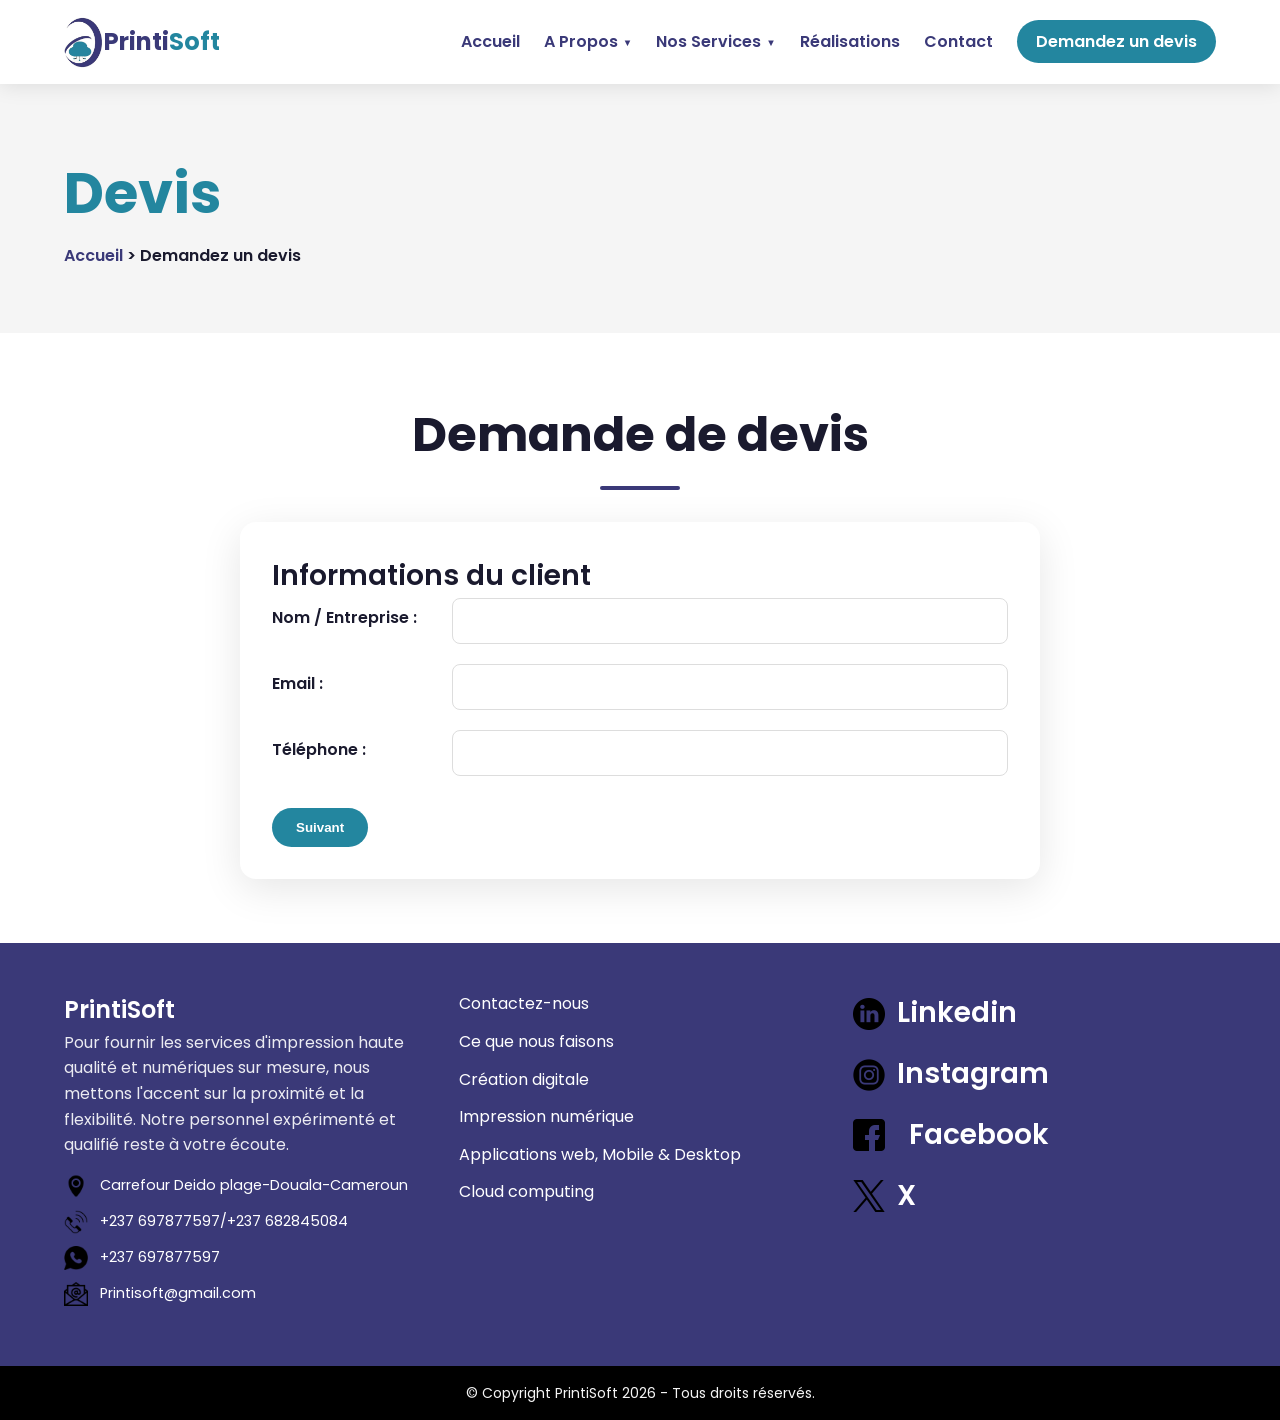
<file: Devis.html>
<!DOCTYPE html>
<html lang="fr">
<head>
    <meta charset="UTF-8">
    <meta name="viewport" content="width=device-width, initial-scale=1.0, viewport-fit=cover">
    <meta name="description" content="Printisoft — Demande de devis. Décrivez votre projet pour obtenir un devis gratuit.">
    <title>Printisoft - Devis</title>
    <link rel="stylesheet" href="Global.css">
    <link rel="stylesheet" href="Devis.css">
    <link href="https://fonts.googleapis.com/css2?family=Poppins:wght@300;400;500;600;700;800&display=swap" rel="stylesheet">
</head>
<body>
    <div class="header"></div>
    
    <section class="Demandez_un_devis">
        <div class="Devis_client">
            <h1>Devis</h1>
            <h3><a href="index.html">Accueil</a> > Demandez un devis</h3>
        </div>
    </section>
    
    <section class="Demande_devis">
        <h2>Demande de devis</h2>
        <form id="devisForm" action="https://formspree.io/f/meewpgdo" method="POST"><!-- Étape 1 - Informations client -->
            <!-- Étape 1 - Informations client -->
            <fieldset class="form-group">
                <h3>Informations du client</h3>
                <div class="customer-information">
                    <label>Nom / Entreprise :</label>
                    <input type="text" name="nom" required>
                </div>
                <div class="customer-information">
                    <label>Email :</label>
                    <input type="email" name="email" required>
                </div>
                <div class="customer-information">
                    <label>Téléphone :</label>
                    <input type="tel" name="tel" required>
                </div>
                <div class="buttons">
                    <button type="button" data-action="next">Suivant</button>
                </div>
            </fieldset>
            
            <!-- Étape 2 - Choix du service -->
            <fieldset class="radio-group">
                <legend>Choisissez un service</legend>
                <label><input type="radio" name="service" value="graphisme" required> Création graphique</label>
                <label><input type="radio" name="service" value="impression"> Impression numérique</label>
                <label><input type="radio" name="service" value="software"> Software & Cloud Computing</label>
                <div class="buttons">
                    <button type="button" data-action="prev">Précédent</button>
                    <button type="button" data-action="next">Suivant</button>
                </div>
            </fieldset>
            
            <!-- Étape 3 - Questionnaire -->
            <fieldset>
                <h3>Détails du projet</h3>
                <div id="questions"></div>
                <div class="buttons">
                    <button type="button" data-action="prev">Précédent</button>
                    <button type="submit">Envoyer</button>
                </div>
            </fieldset>
        </form>
    </section>
    
    <div class="contact"></div>
    <div class="footer"></div>
    
    <script src="js/include.js"></script>
    <script src="js/devis.js"></script>
</body>
</html>
</file>
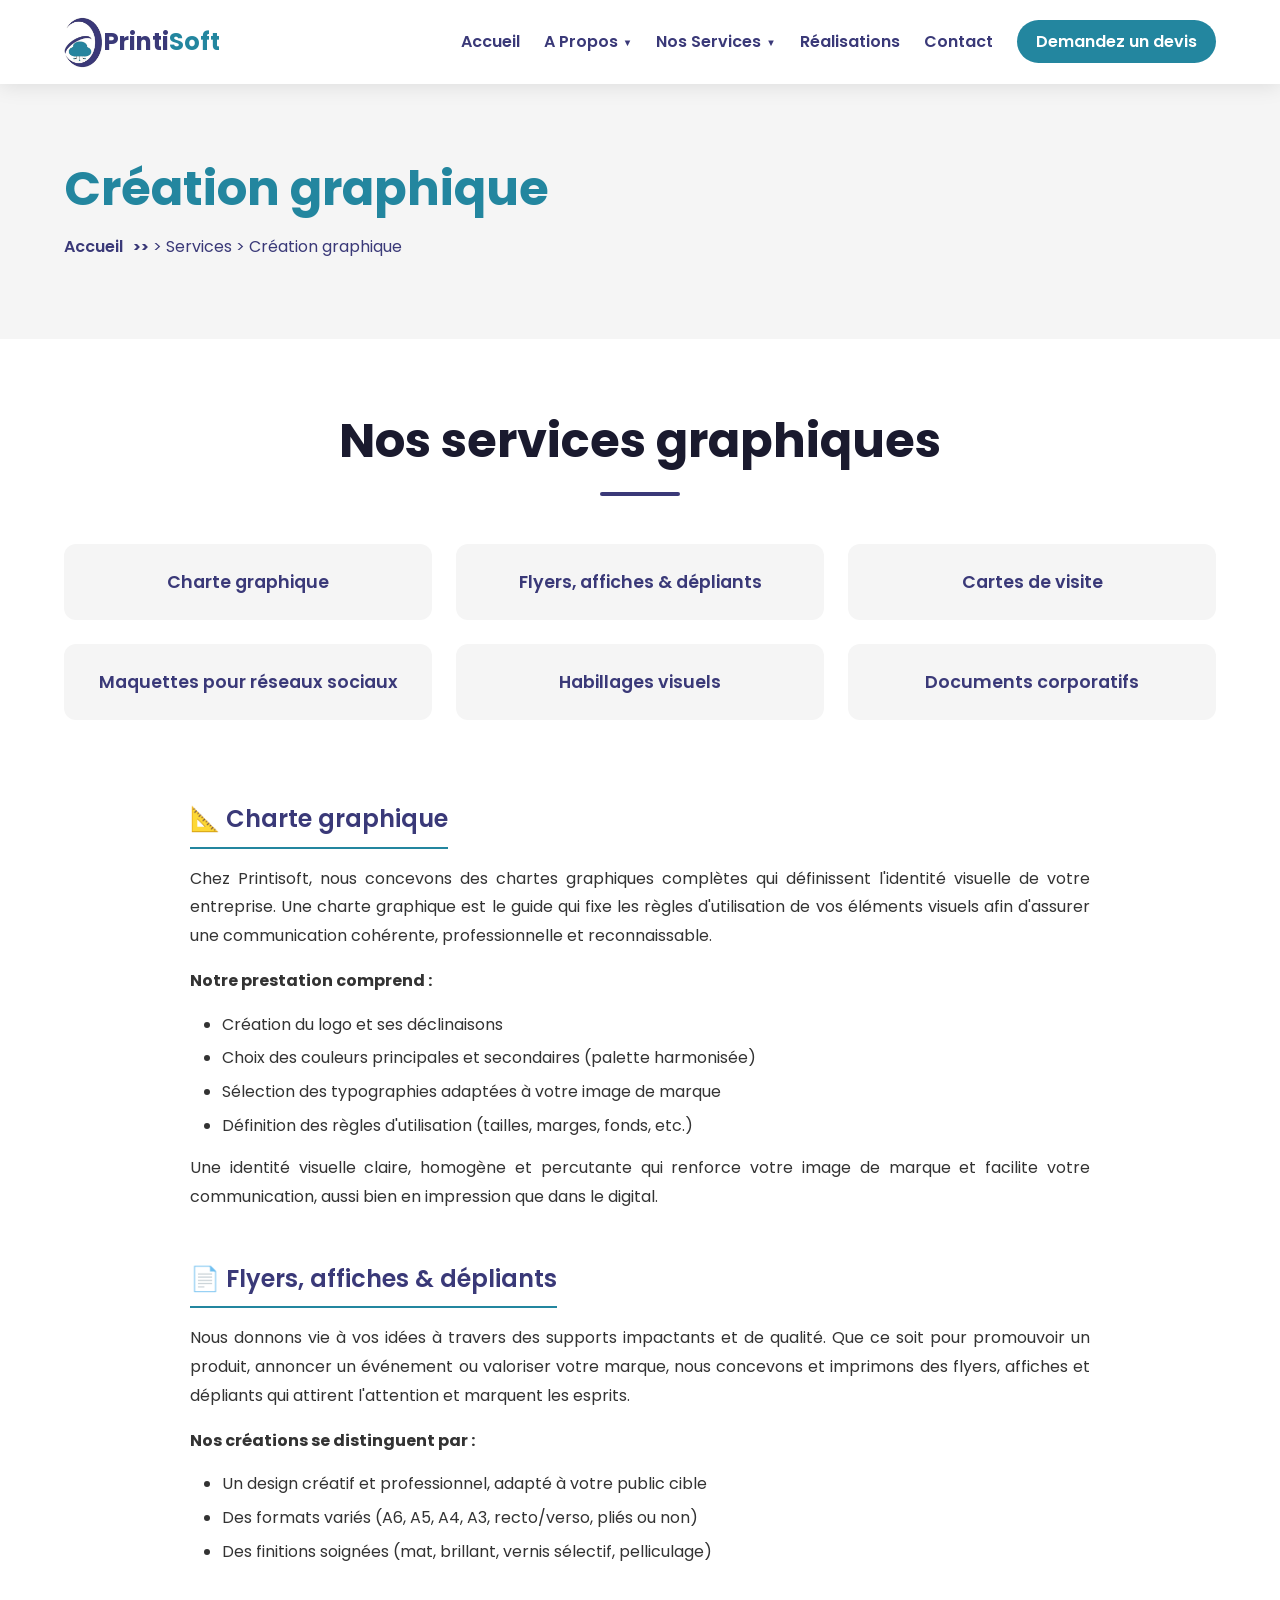
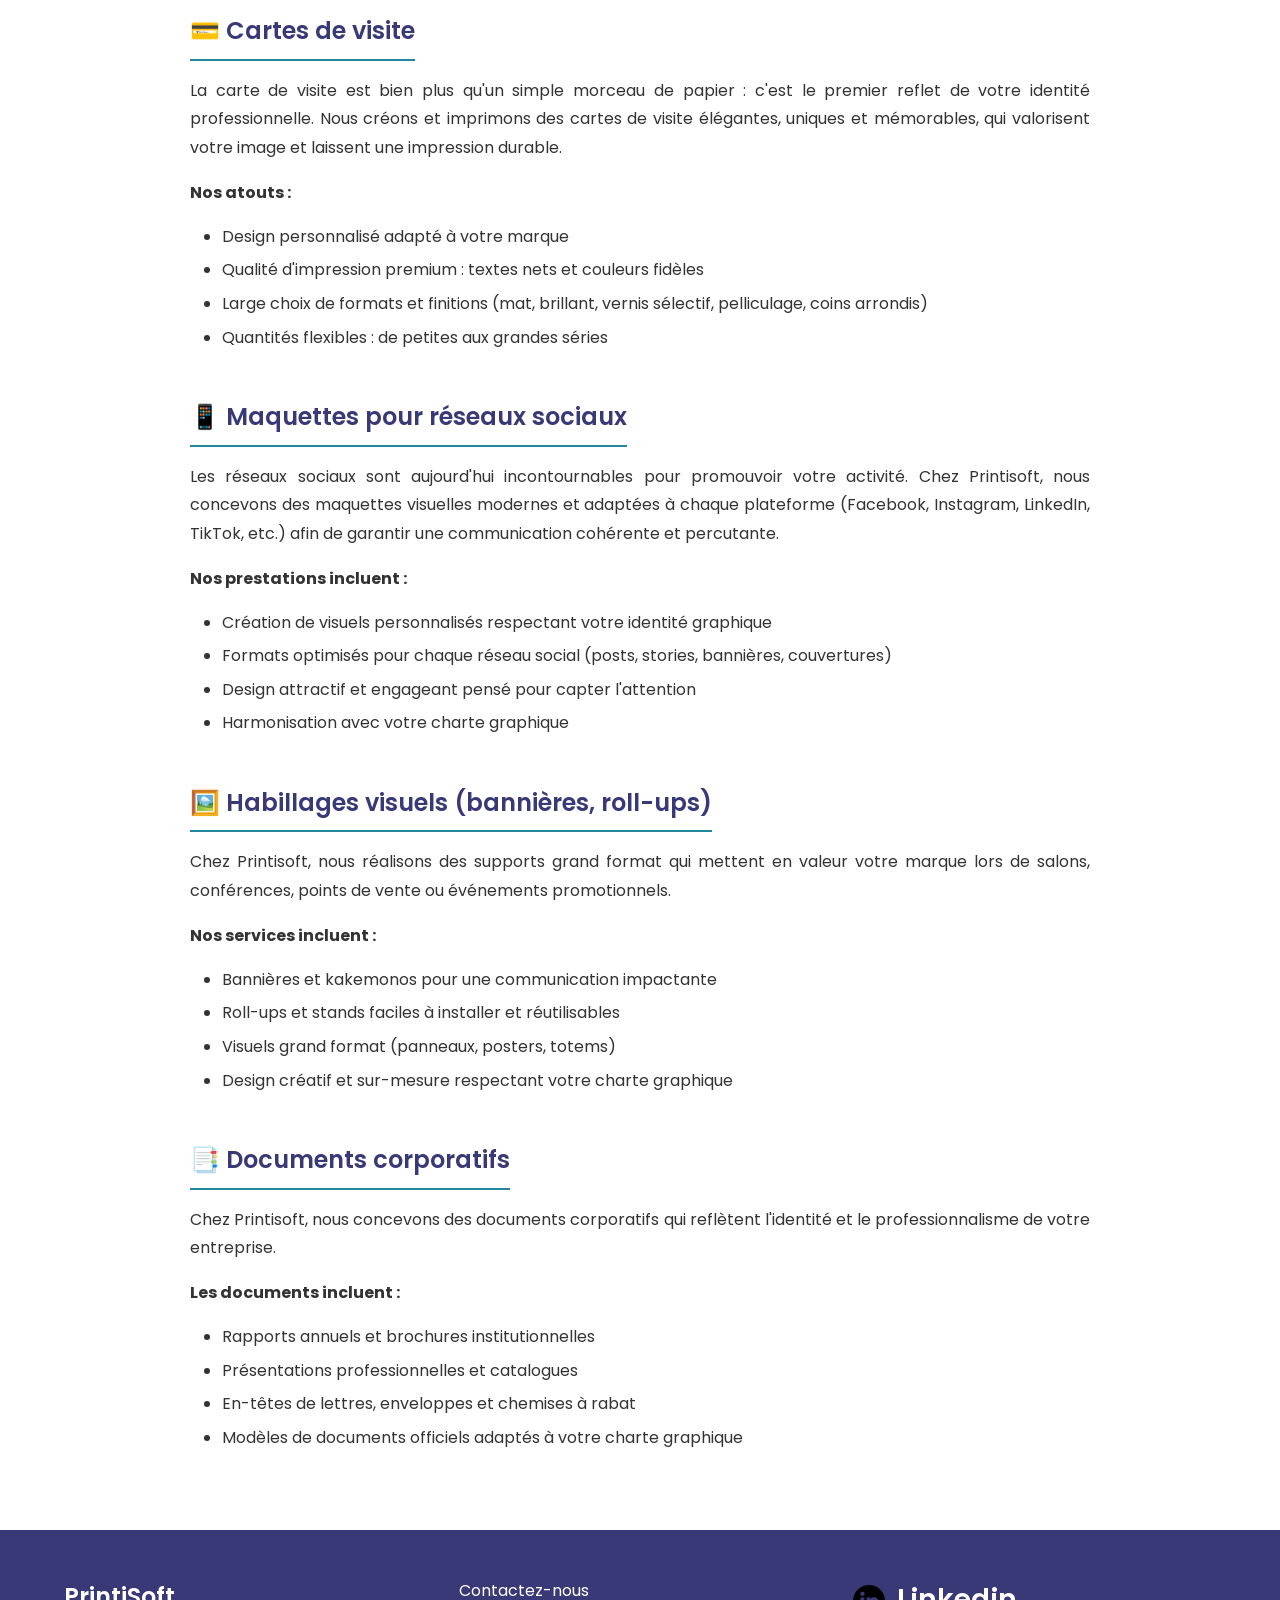
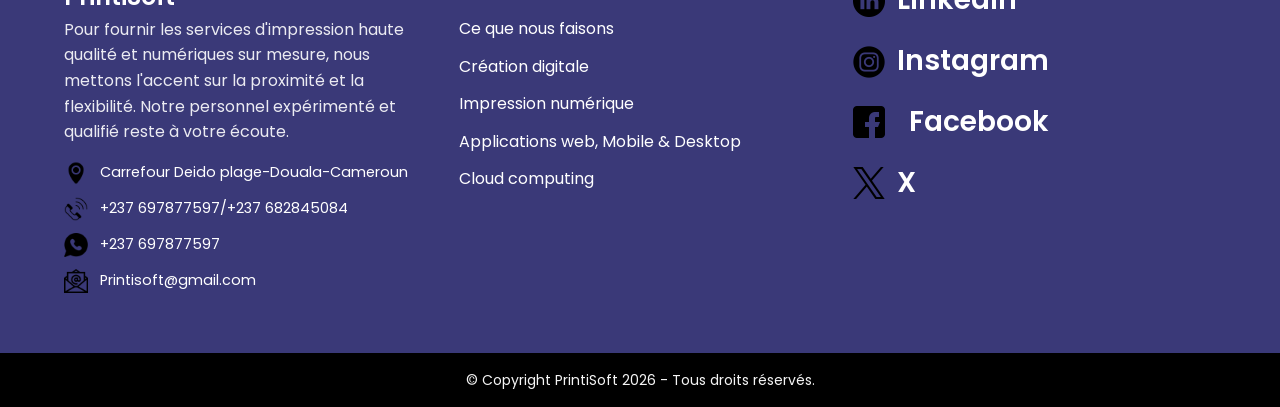
<file: Nos-Services_Graphisme.html>
<!DOCTYPE html>
<html lang="fr">
<head>
    <meta charset="UTF-8">
    <meta name="viewport" content="width=device-width, initial-scale=1.0, viewport-fit=cover">
    <meta name="description" content="Printisoft — Création graphique. Charte graphique, flyers, cartes de visite, maquettes réseaux sociaux et plus.">
    <title>Printisoft - Création Graphique</title>
    <link rel="stylesheet" href="Global.css">
    <link rel="stylesheet" href="Services_Graphisme.css">
    <link href="https://fonts.googleapis.com/css2?family=Poppins:wght@300;400;500;600;700;800&display=swap" rel="stylesheet">
</head>
<body>
    <div class="header"></div>
    
    <section class="Service_Création_graphique">
        <div class="création_graphique">
            <h1>Création graphique</h1>
            <h3><a href="index.html">Accueil</a> > Services > Création graphique</h3>
        </div>
    </section>
    
    <section class="Description_Création_graphique">
        <h2>Nos services graphiques</h2>
        <div class="Grid_création_graphique">
            <div class="charte_graphique"><h3>Charte graphique</h3></div>
            <div class="Flyers"><h3>Flyers, affiches & dépliants</h3></div>
            <div class="Cartes_de_visite"><h3>Cartes de visite</h3></div>
            <div class="Maquettes"><h3>Maquettes pour réseaux sociaux</h3></div>
            <div class="Habillage"><h3>Habillages visuels</h3></div>
            <div class="Documents_corporatifs"><h3>Documents corporatifs</h3></div>
        </div>
        
        <div class="Description_activité_graphisme">
            <h4>📐 Charte graphique</h4>
            <p>Chez Printisoft, nous concevons des chartes graphiques complètes qui définissent l'identité visuelle de votre entreprise. Une charte graphique est le guide qui fixe les règles d'utilisation de vos éléments visuels afin d'assurer une communication cohérente, professionnelle et reconnaissable.</p>
            <p><strong>Notre prestation comprend :</strong></p>
            <ul>
                <li>Création du logo et ses déclinaisons</li>
                <li>Choix des couleurs principales et secondaires (palette harmonisée)</li>
                <li>Sélection des typographies adaptées à votre image de marque</li>
                <li>Définition des règles d'utilisation (tailles, marges, fonds, etc.)</li>
            </ul>
            <p>Une identité visuelle claire, homogène et percutante qui renforce votre image de marque et facilite votre communication, aussi bien en impression que dans le digital.</p>

            <h4>📄 Flyers, affiches & dépliants</h4>
            <p>Nous donnons vie à vos idées à travers des supports impactants et de qualité. Que ce soit pour promouvoir un produit, annoncer un événement ou valoriser votre marque, nous concevons et imprimons des flyers, affiches et dépliants qui attirent l'attention et marquent les esprits.</p>
            <p><strong>Nos créations se distinguent par :</strong></p>
            <ul>
                <li>Un design créatif et professionnel, adapté à votre public cible</li>
                <li>Des formats variés (A6, A5, A4, A3, recto/verso, pliés ou non)</li>
                <li>Des finitions soignées (mat, brillant, vernis sélectif, pelliculage)</li>
            </ul>

            <h4>💳 Cartes de visite</h4>
            <p>La carte de visite est bien plus qu'un simple morceau de papier : c'est le premier reflet de votre identité professionnelle. Nous créons et imprimons des cartes de visite élégantes, uniques et mémorables, qui valorisent votre image et laissent une impression durable.</p>
            <p><strong>Nos atouts :</strong></p>
            <ul>
                <li>Design personnalisé adapté à votre marque</li>
                <li>Qualité d'impression premium : textes nets et couleurs fidèles</li>
                <li>Large choix de formats et finitions (mat, brillant, vernis sélectif, pelliculage, coins arrondis)</li>
                <li>Quantités flexibles : de petites aux grandes séries</li>
            </ul>

            <h4>📱 Maquettes pour réseaux sociaux</h4>
            <p>Les réseaux sociaux sont aujourd'hui incontournables pour promouvoir votre activité. Chez Printisoft, nous concevons des maquettes visuelles modernes et adaptées à chaque plateforme (Facebook, Instagram, LinkedIn, TikTok, etc.) afin de garantir une communication cohérente et percutante.</p>
            <p><strong>Nos prestations incluent :</strong></p>
            <ul>
                <li>Création de visuels personnalisés respectant votre identité graphique</li>
                <li>Formats optimisés pour chaque réseau social (posts, stories, bannières, couvertures)</li>
                <li>Design attractif et engageant pensé pour capter l'attention</li>
                <li>Harmonisation avec votre charte graphique</li>
            </ul>

            <h4>🖼️ Habillages visuels (bannières, roll-ups)</h4>
            <p>Chez Printisoft, nous réalisons des supports grand format qui mettent en valeur votre marque lors de salons, conférences, points de vente ou événements promotionnels.</p>
            <p><strong>Nos services incluent :</strong></p>
            <ul>
                <li>Bannières et kakemonos pour une communication impactante</li>
                <li>Roll-ups et stands faciles à installer et réutilisables</li>
                <li>Visuels grand format (panneaux, posters, totems)</li>
                <li>Design créatif et sur-mesure respectant votre charte graphique</li>
            </ul>

            <h4>📑 Documents corporatifs</h4>
            <p>Chez Printisoft, nous concevons des documents corporatifs qui reflètent l'identité et le professionnalisme de votre entreprise.</p>
            <p><strong>Les documents incluent :</strong></p>
            <ul>
                <li>Rapports annuels et brochures institutionnelles</li>
                <li>Présentations professionnelles et catalogues</li>
                <li>En-têtes de lettres, enveloppes et chemises à rabat</li>
                <li>Modèles de documents officiels adaptés à votre charte graphique</li>
            </ul>
        </div>
    </section>

    <div class="contact"></div>
    <div class="footer"></div>

    <script src="js/include.js"></script>
</body>
</html>
</file>
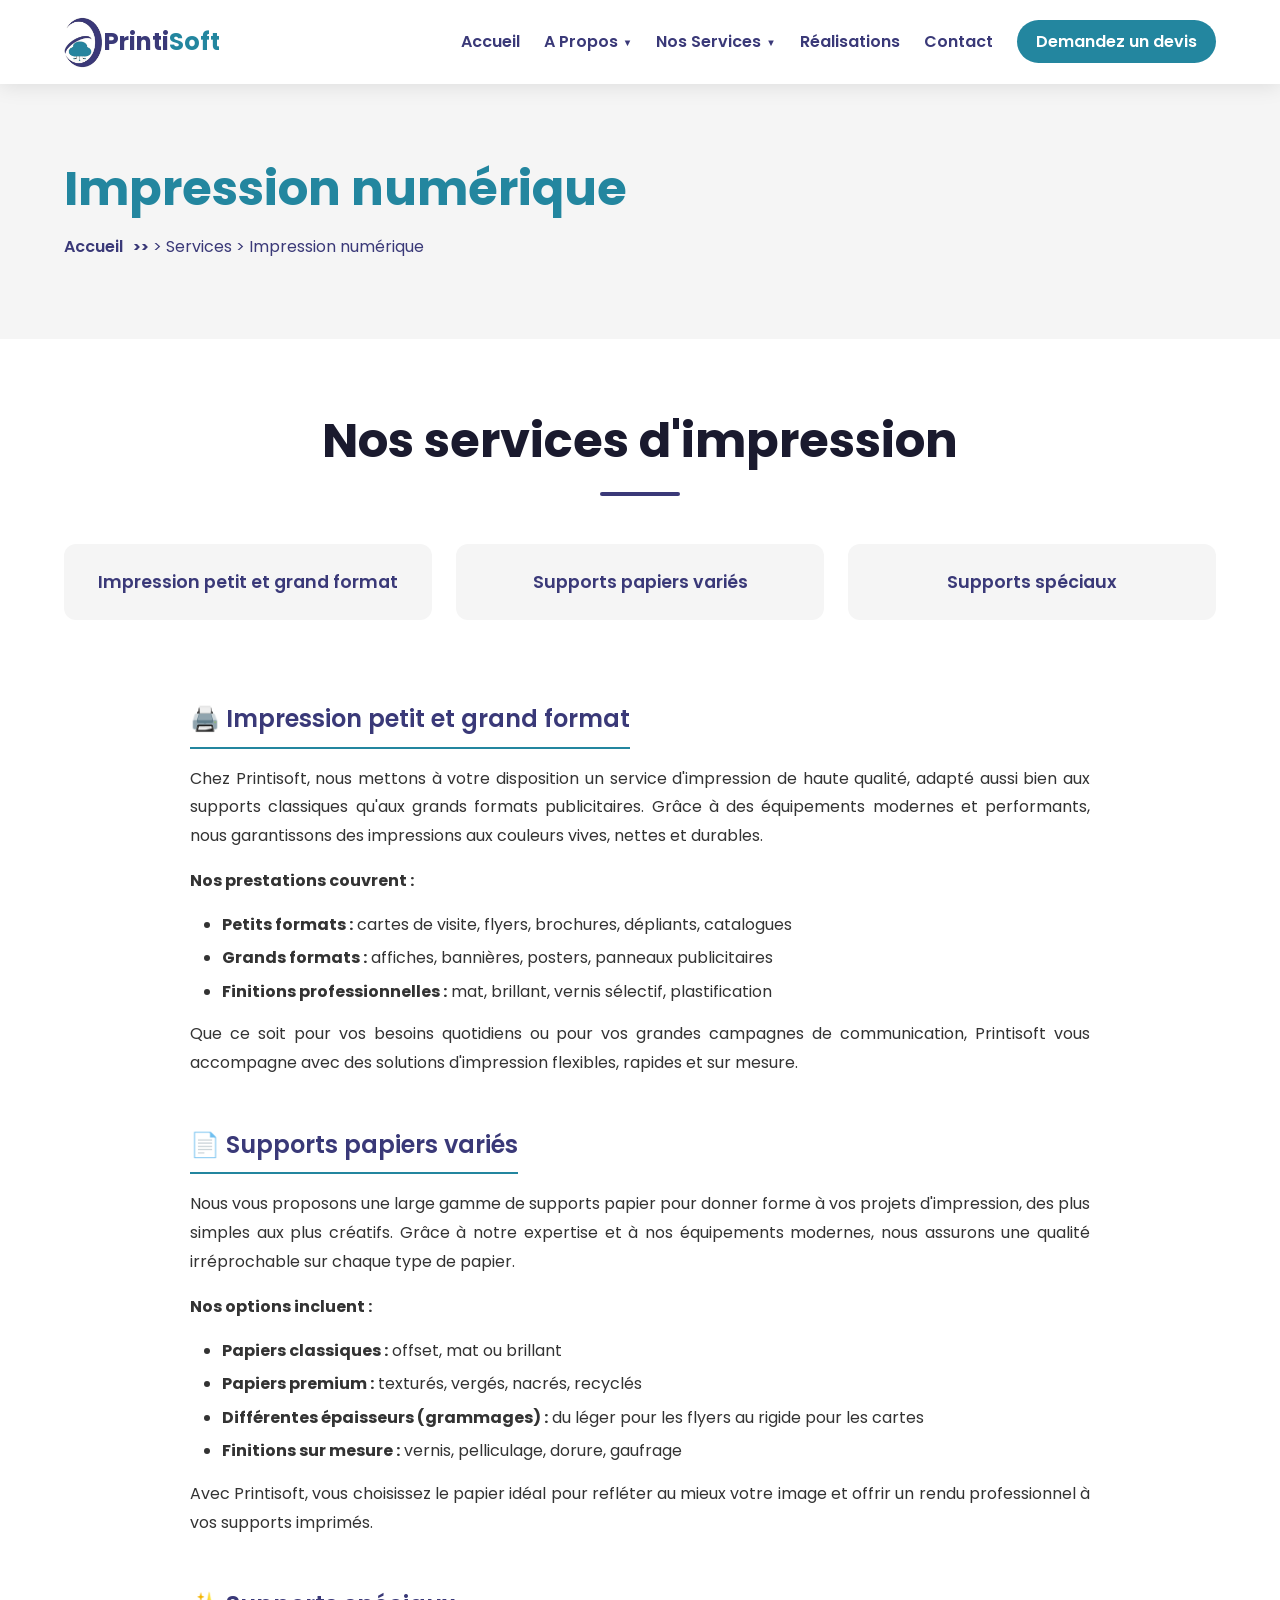
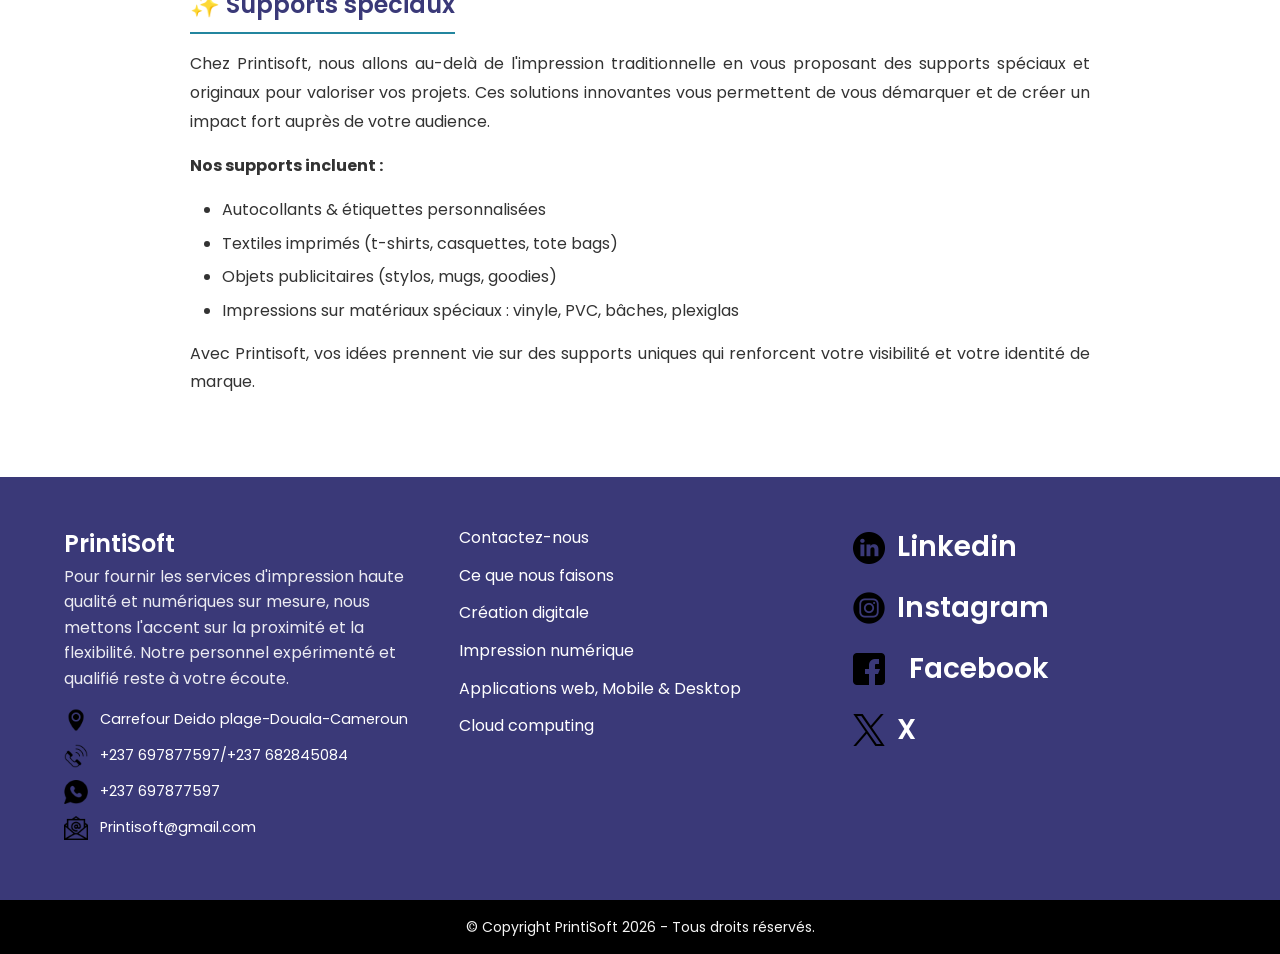
<file: Nos-Services_Impression_numérique.html>
<!DOCTYPE html>
<html lang="fr">
<head>
    <meta charset="UTF-8">
    <meta name="viewport" content="width=device-width, initial-scale=1.0, viewport-fit=cover">
    <meta name="description" content="Printisoft — Impression numérique. Impression petit et grand format, supports papiers variés et supports spéciaux.">
    <title>Printisoft - Impression Numérique</title>
    <link rel="stylesheet" href="Global.css">
    <link rel="stylesheet" href="Service_Impression_numerique.css">
    <link href="https://fonts.googleapis.com/css2?family=Poppins:wght@300;400;500;600;700;800&display=swap" rel="stylesheet">
</head>
<body>
    <div class="header"></div>
    
    <section class="Service_Impression_numérique">
        <div class="Impression_numérique">
            <h1>Impression numérique</h1>
            <h3><a href="index.html">Accueil</a> > Services > Impression numérique</h3>
        </div>
    </section>
    
    <section class="Description_Impression_Numérique">
        <h2>Nos services d'impression</h2>
        <div class="Grid_Impression_Numérique">
            <div class="format"><h3>Impression petit et grand format</h3></div>
            <div class="support"><h3>Supports papiers variés</h3></div>
            <div class="supports_spéciaux"><h3>Supports spéciaux</h3></div>
        </div>
        
        <div class="Description_activité_impression_numerique">
            <h4>🖨️ Impression petit et grand format</h4>
            <p>Chez Printisoft, nous mettons à votre disposition un service d'impression de haute qualité, adapté aussi bien aux supports classiques qu'aux grands formats publicitaires. Grâce à des équipements modernes et performants, nous garantissons des impressions aux couleurs vives, nettes et durables.</p>
            <p><strong>Nos prestations couvrent :</strong></p>
            <ul>
                <li><strong>Petits formats :</strong> cartes de visite, flyers, brochures, dépliants, catalogues</li>
                <li><strong>Grands formats :</strong> affiches, bannières, posters, panneaux publicitaires</li>
                <li><strong>Finitions professionnelles :</strong> mat, brillant, vernis sélectif, plastification</li>
            </ul>
            <p>Que ce soit pour vos besoins quotidiens ou pour vos grandes campagnes de communication, Printisoft vous accompagne avec des solutions d'impression flexibles, rapides et sur mesure.</p>

            <h4>📄 Supports papiers variés</h4>
            <p>Nous vous proposons une large gamme de supports papier pour donner forme à vos projets d'impression, des plus simples aux plus créatifs. Grâce à notre expertise et à nos équipements modernes, nous assurons une qualité irréprochable sur chaque type de papier.</p>
            <p><strong>Nos options incluent :</strong></p>
            <ul>
                <li><strong>Papiers classiques :</strong> offset, mat ou brillant</li>
                <li><strong>Papiers premium :</strong> texturés, vergés, nacrés, recyclés</li>
                <li><strong>Différentes épaisseurs (grammages) :</strong> du léger pour les flyers au rigide pour les cartes</li>
                <li><strong>Finitions sur mesure :</strong> vernis, pelliculage, dorure, gaufrage</li>
            </ul>
            <p>Avec Printisoft, vous choisissez le papier idéal pour refléter au mieux votre image et offrir un rendu professionnel à vos supports imprimés.</p>

            <h4>✨ Supports spéciaux</h4>
            <p>Chez Printisoft, nous allons au-delà de l'impression traditionnelle en vous proposant des supports spéciaux et originaux pour valoriser vos projets. Ces solutions innovantes vous permettent de vous démarquer et de créer un impact fort auprès de votre audience.</p>
            <p><strong>Nos supports incluent :</strong></p>
            <ul>
                <li>Autocollants & étiquettes personnalisées</li>
                <li>Textiles imprimés (t-shirts, casquettes, tote bags)</li>
                <li>Objets publicitaires (stylos, mugs, goodies)</li>
                <li>Impressions sur matériaux spéciaux : vinyle, PVC, bâches, plexiglas</li>
            </ul>
            <p>Avec Printisoft, vos idées prennent vie sur des supports uniques qui renforcent votre visibilité et votre identité de marque.</p>
        </div>
    </section>

    <div class="contact"></div>
    <div class="footer"></div>

    <script src="js/include.js"></script>
</body>
</html>
</file>
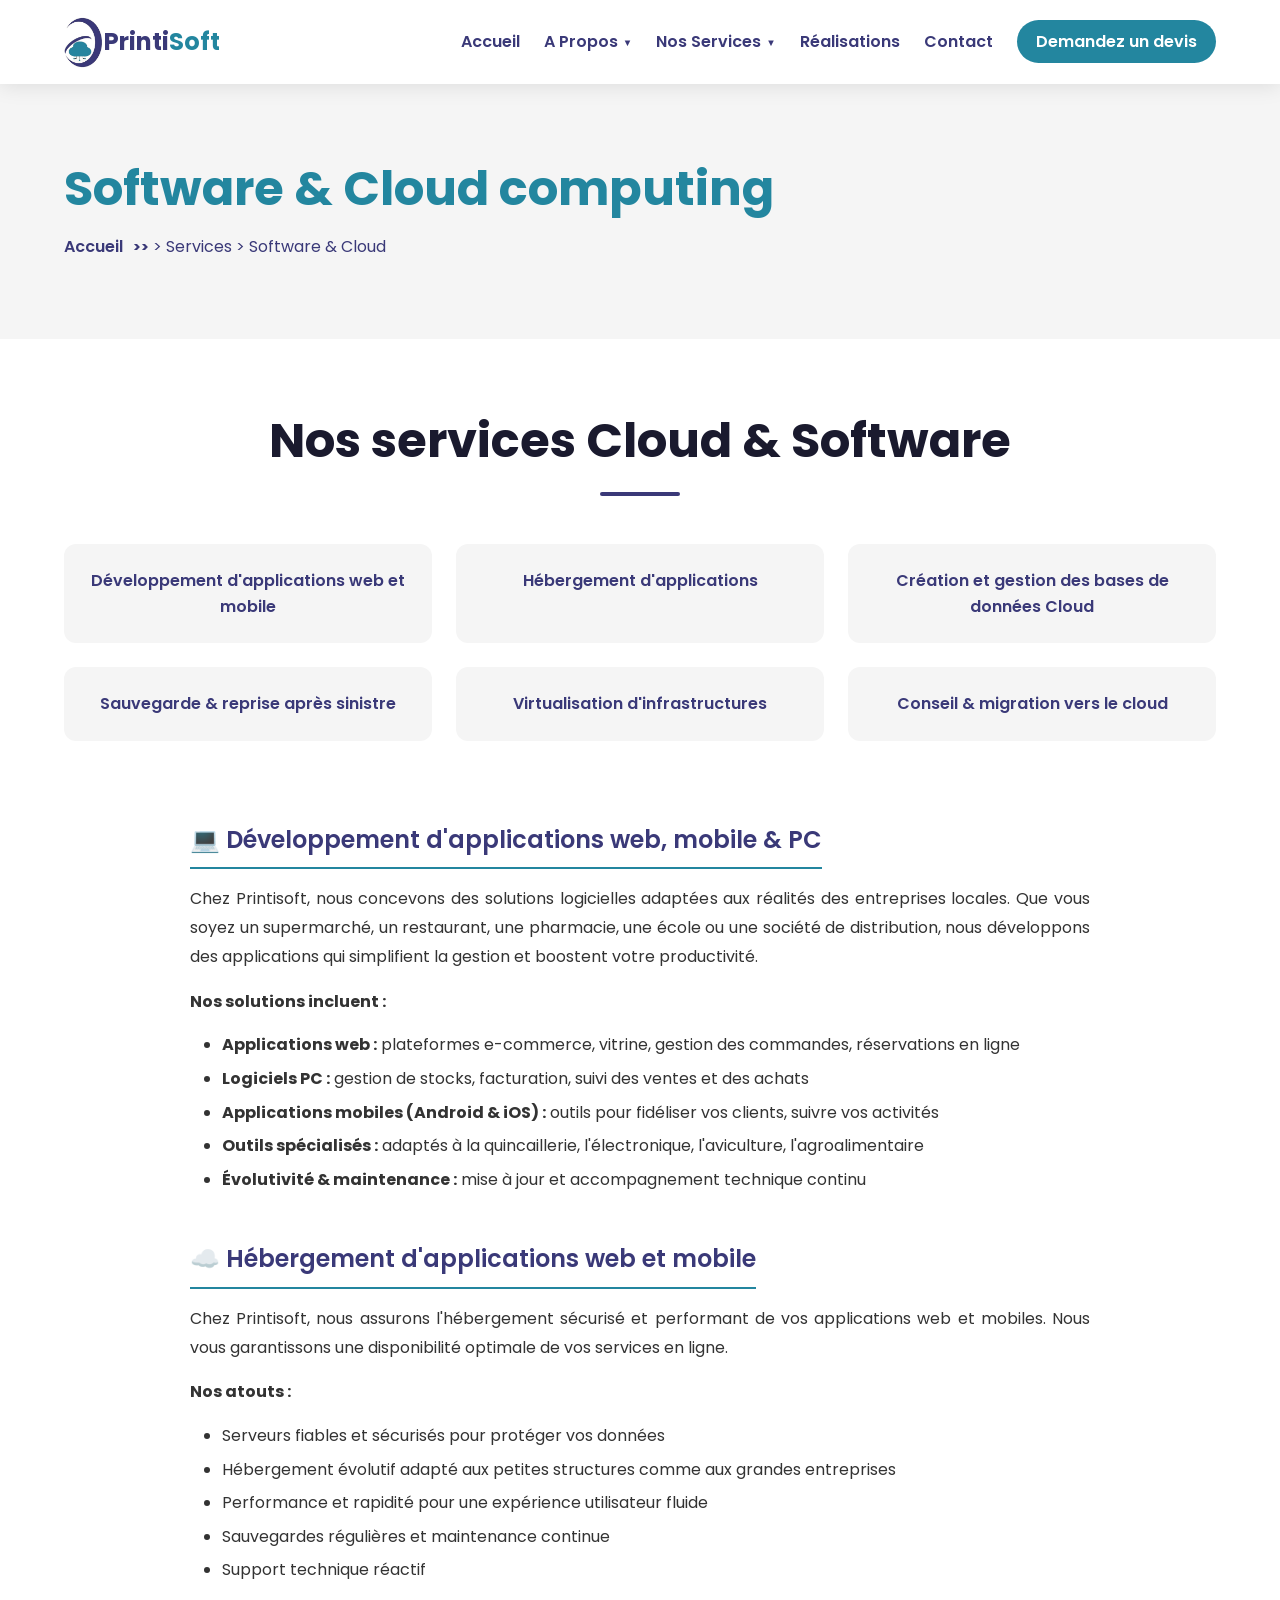
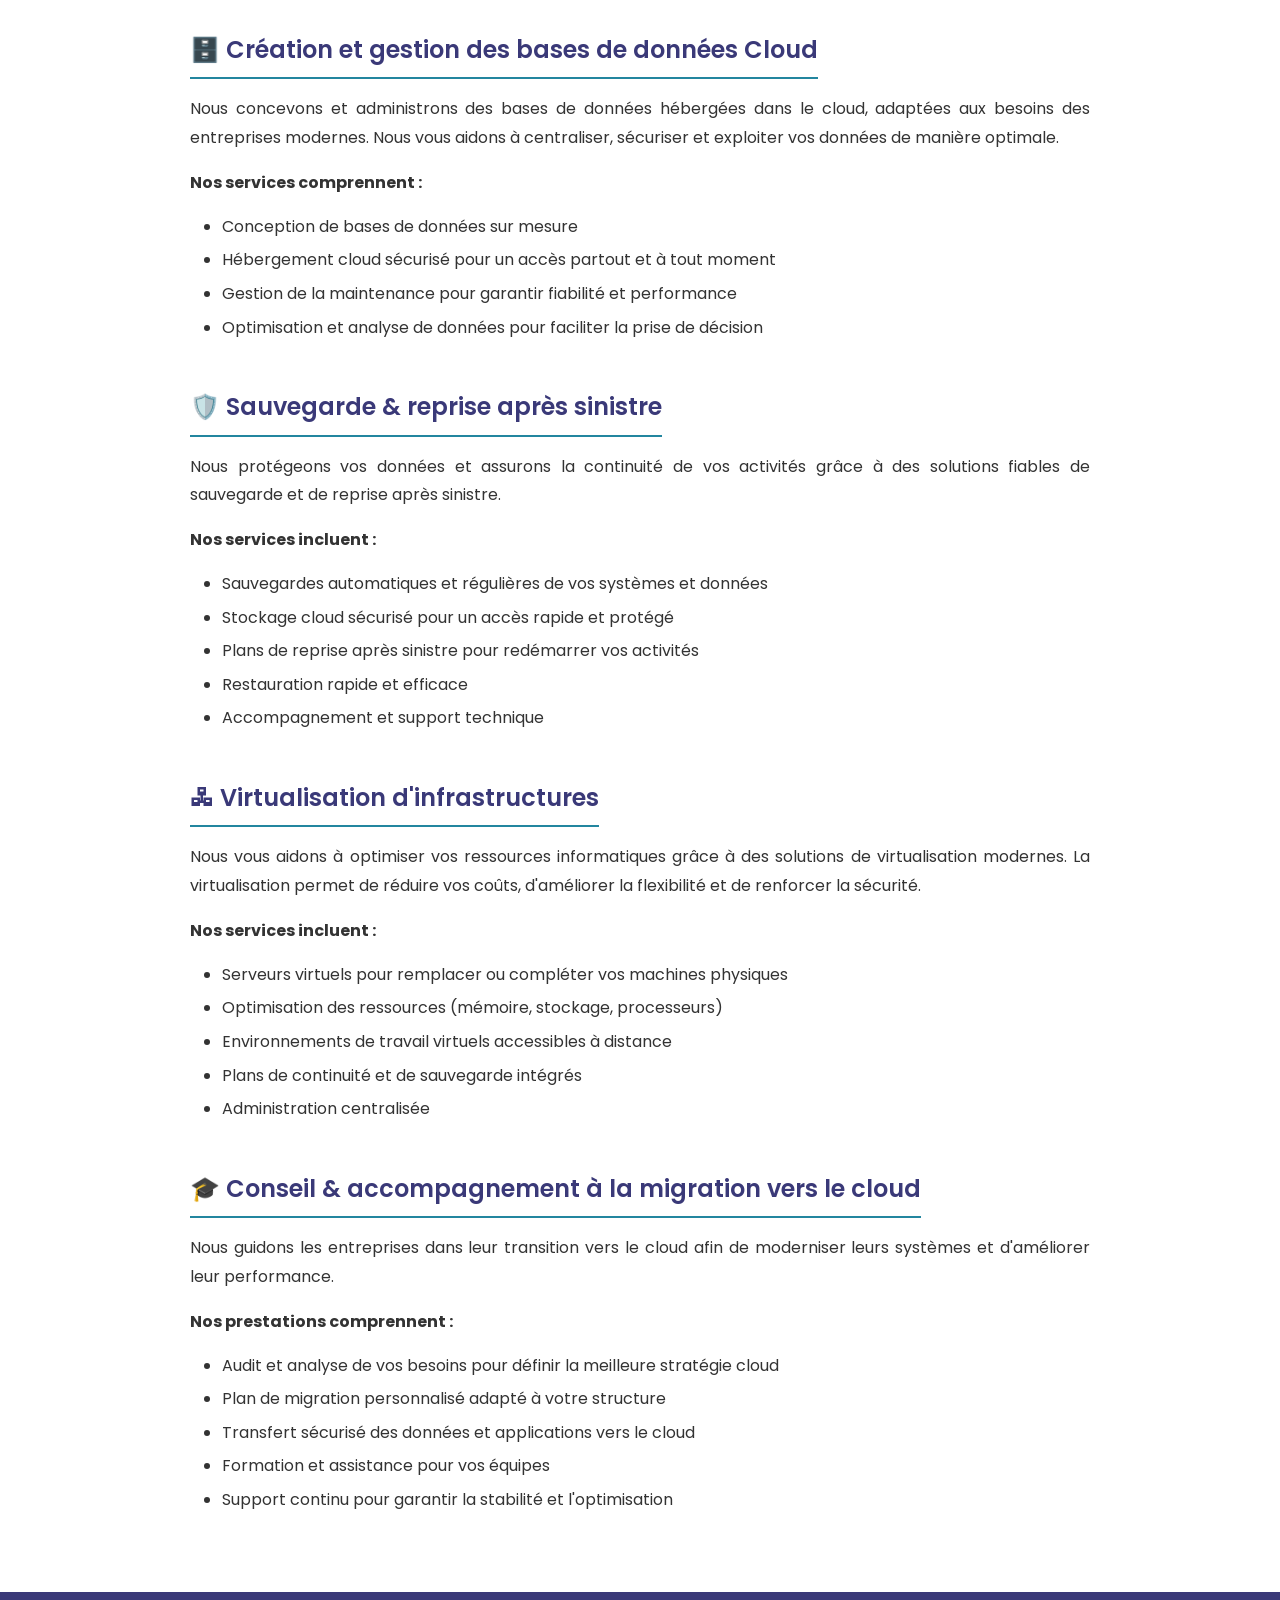
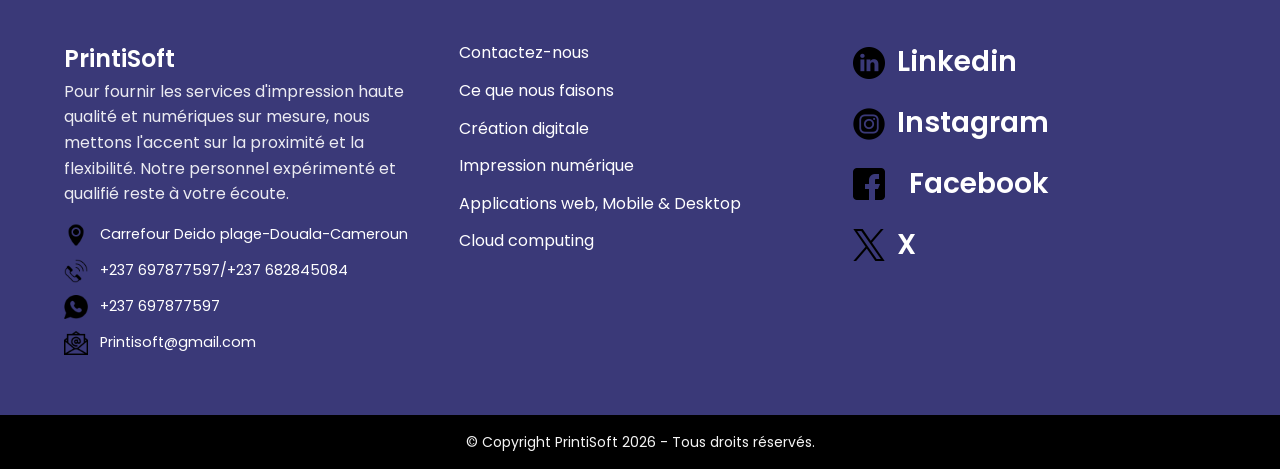
<file: Nos-Services_Software_Cloud service.html>
<!DOCTYPE html>
<html lang="fr">
<head>
    <meta charset="UTF-8">
    <meta name="viewport" content="width=device-width, initial-scale=1.0, viewport-fit=cover">
    <meta name="description" content="Printisoft — Software & Cloud computing. Développement d'applications, hébergement cloud, bases de données et services IT.">
    <title>Printisoft - Software & Cloud Computing</title>
    <link rel="stylesheet" href="Global.css">
    <link rel="stylesheet" href="Service_Software_cloud.css">
    <link href="https://fonts.googleapis.com/css2?family=Poppins:wght@300;400;500;600;700;800&display=swap" rel="stylesheet">
</head>
<body>
    <div class="header"></div>
    
    <section class="Service_Software_Cloud">
        <div class="Software_Cloud">
            <h1>Software & Cloud computing</h1>
            <h3><a href="index.html">Accueil</a> > Services > Software & Cloud</h3>
        </div>
    </section>
    
    <section class="Description_Software_Cloud">
        <h2>Nos services Cloud & Software</h2>
        <div class="Grid_software_cloud">
            <div class="Application"><h3>Développement d'applications web et mobile</h3></div>
            <div class="Hebergement"><h3>Hébergement d'applications</h3></div>
            <div class="Base_de_donnee"><h3>Création et gestion des bases de données Cloud</h3></div>
            <div class="sauvegarde_sinistre"><h3>Sauvegarde & reprise après sinistre</h3></div>
            <div class="Virtualisation_infrastructure"><h3>Virtualisation d'infrastructures</h3></div>
            <div class="conseil_accompagnement"><h3>Conseil & migration vers le cloud</h3></div>
        </div>
        
        <div class="Description_activité_software_cloud">
            <h4>💻 Développement d'applications web, mobile & PC</h4>
            <p>Chez Printisoft, nous concevons des solutions logicielles adaptées aux réalités des entreprises locales. Que vous soyez un supermarché, un restaurant, une pharmacie, une école ou une société de distribution, nous développons des applications qui simplifient la gestion et boostent votre productivité.</p>
            <p><strong>Nos solutions incluent :</strong></p>
            <ul>
                <li><strong>Applications web :</strong> plateformes e-commerce, vitrine, gestion des commandes, réservations en ligne</li>
                <li><strong>Logiciels PC :</strong> gestion de stocks, facturation, suivi des ventes et des achats</li>
                <li><strong>Applications mobiles (Android & iOS) :</strong> outils pour fidéliser vos clients, suivre vos activités</li>
                <li><strong>Outils spécialisés :</strong> adaptés à la quincaillerie, l'électronique, l'aviculture, l'agroalimentaire</li>
                <li><strong>Évolutivité & maintenance :</strong> mise à jour et accompagnement technique continu</li>
            </ul>

            <h4>☁️ Hébergement d'applications web et mobile</h4>
            <p>Chez Printisoft, nous assurons l'hébergement sécurisé et performant de vos applications web et mobiles. Nous vous garantissons une disponibilité optimale de vos services en ligne.</p>
            <p><strong>Nos atouts :</strong></p>
            <ul>
                <li>Serveurs fiables et sécurisés pour protéger vos données</li>
                <li>Hébergement évolutif adapté aux petites structures comme aux grandes entreprises</li>
                <li>Performance et rapidité pour une expérience utilisateur fluide</li>
                <li>Sauvegardes régulières et maintenance continue</li>
                <li>Support technique réactif</li>
            </ul>

            <h4>🗄️ Création et gestion des bases de données Cloud</h4>
            <p>Nous concevons et administrons des bases de données hébergées dans le cloud, adaptées aux besoins des entreprises modernes. Nous vous aidons à centraliser, sécuriser et exploiter vos données de manière optimale.</p>
            <p><strong>Nos services comprennent :</strong></p>
            <ul>
                <li>Conception de bases de données sur mesure</li>
                <li>Hébergement cloud sécurisé pour un accès partout et à tout moment</li>
                <li>Gestion de la maintenance pour garantir fiabilité et performance</li>
                <li>Optimisation et analyse de données pour faciliter la prise de décision</li>
            </ul>

            <h4>🛡️ Sauvegarde & reprise après sinistre</h4>
            <p>Nous protégeons vos données et assurons la continuité de vos activités grâce à des solutions fiables de sauvegarde et de reprise après sinistre.</p>
            <p><strong>Nos services incluent :</strong></p>
            <ul>
                <li>Sauvegardes automatiques et régulières de vos systèmes et données</li>
                <li>Stockage cloud sécurisé pour un accès rapide et protégé</li>
                <li>Plans de reprise après sinistre pour redémarrer vos activités</li>
                <li>Restauration rapide et efficace</li>
                <li>Accompagnement et support technique</li>
            </ul>

            <h4>🖧 Virtualisation d'infrastructures</h4>
            <p>Nous vous aidons à optimiser vos ressources informatiques grâce à des solutions de virtualisation modernes. La virtualisation permet de réduire vos coûts, d'améliorer la flexibilité et de renforcer la sécurité.</p>
            <p><strong>Nos services incluent :</strong></p>
            <ul>
                <li>Serveurs virtuels pour remplacer ou compléter vos machines physiques</li>
                <li>Optimisation des ressources (mémoire, stockage, processeurs)</li>
                <li>Environnements de travail virtuels accessibles à distance</li>
                <li>Plans de continuité et de sauvegarde intégrés</li>
                <li>Administration centralisée</li>
            </ul>

            <h4>🎓 Conseil & accompagnement à la migration vers le cloud</h4>
            <p>Nous guidons les entreprises dans leur transition vers le cloud afin de moderniser leurs systèmes et d'améliorer leur performance.</p>
            <p><strong>Nos prestations comprennent :</strong></p>
            <ul>
                <li>Audit et analyse de vos besoins pour définir la meilleure stratégie cloud</li>
                <li>Plan de migration personnalisé adapté à votre structure</li>
                <li>Transfert sécurisé des données et applications vers le cloud</li>
                <li>Formation et assistance pour vos équipes</li>
                <li>Support continu pour garantir la stabilité et l'optimisation</li>
            </ul>
        </div>
    </section>

    <div class="contact"></div>
    <div class="footer"></div>

    <script src="js/include.js"></script>
</body>
</html>
</file>
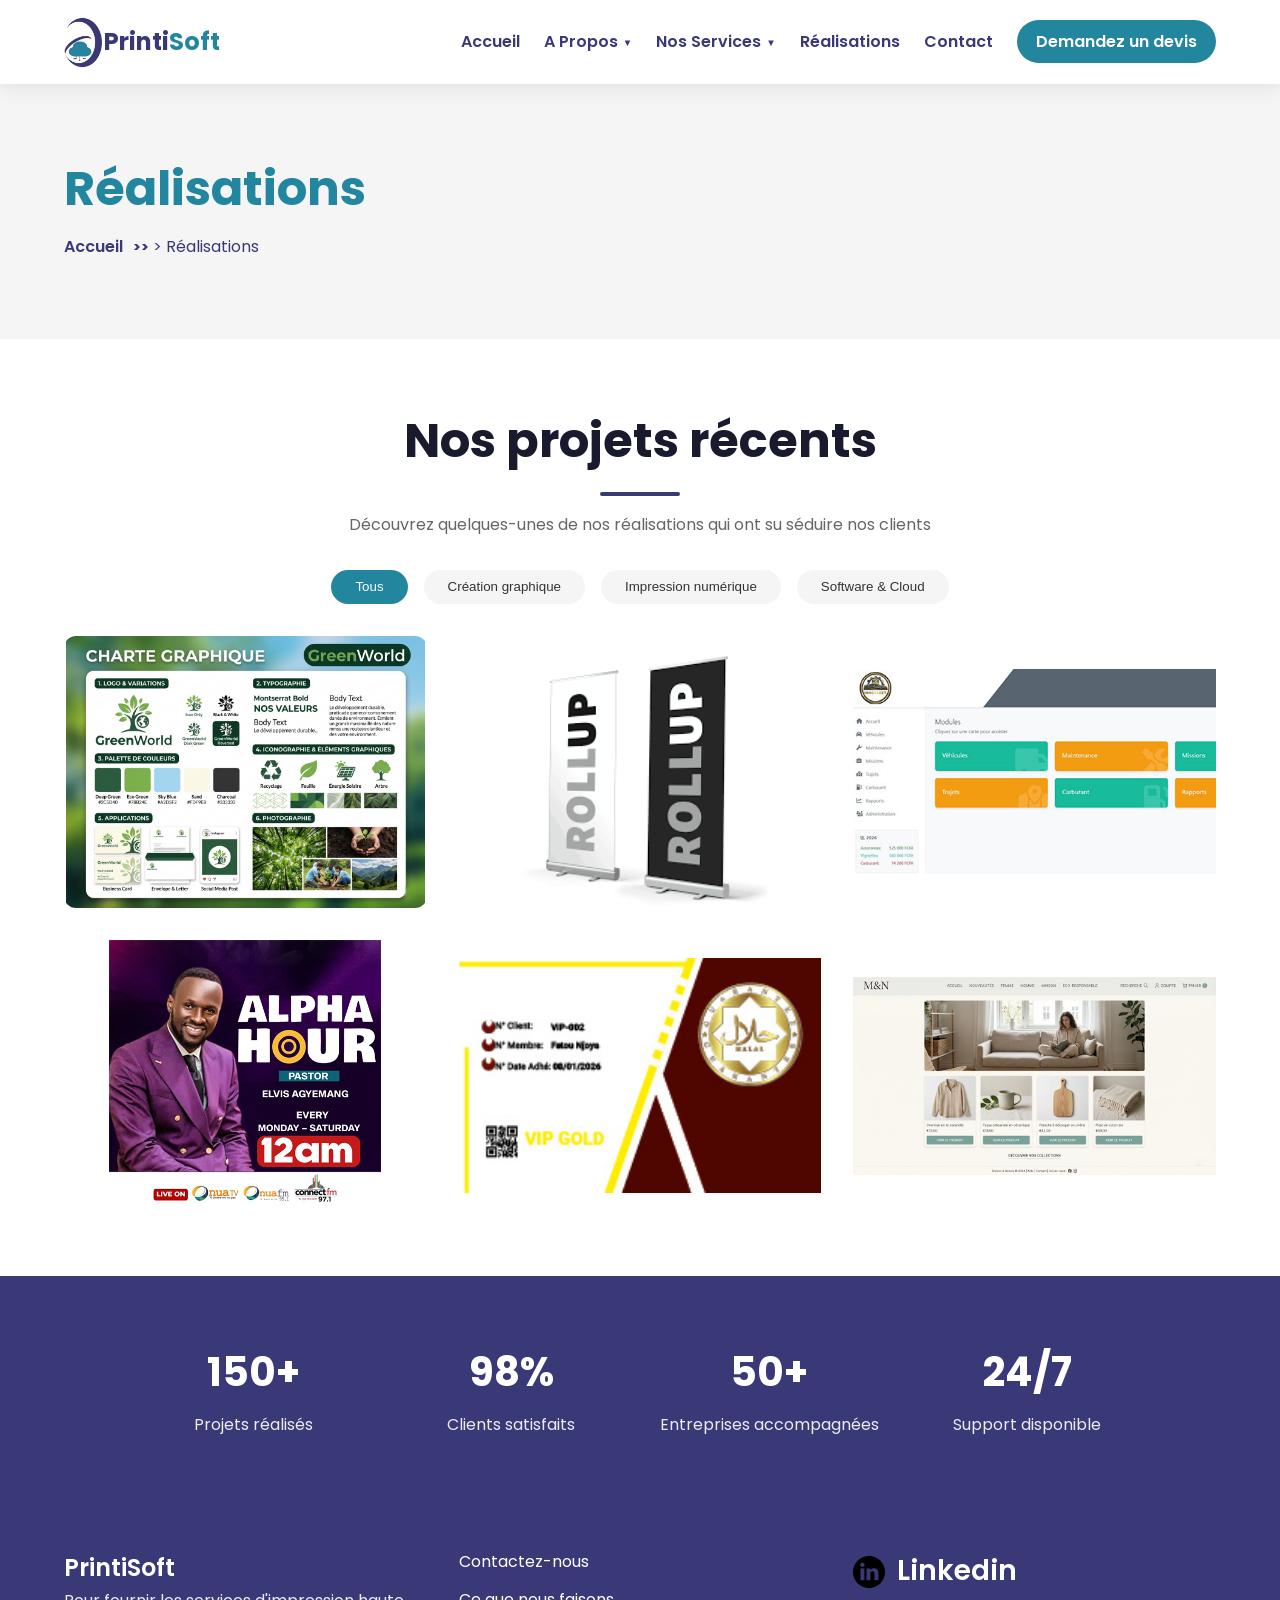
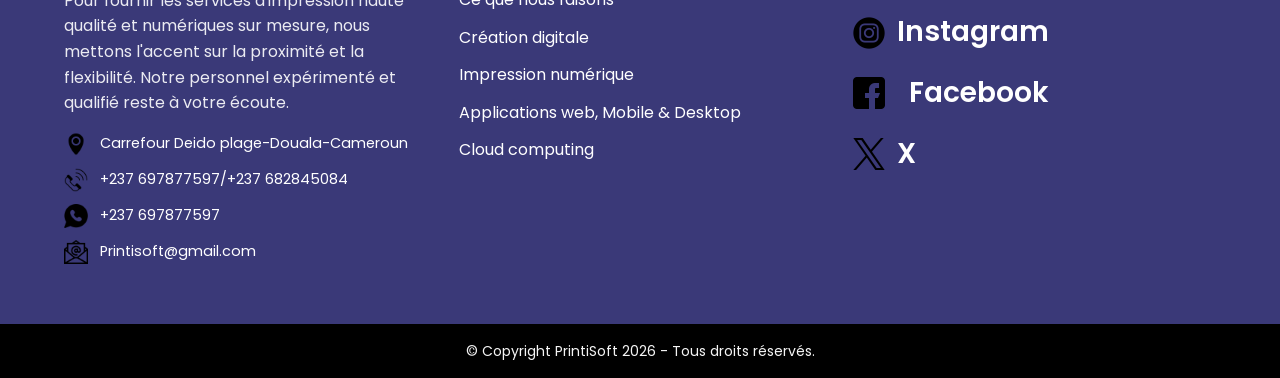
<file: Réalisations.html>
<!DOCTYPE html>
<html lang="fr">
<head>
    <meta charset="UTF-8">
    <meta name="viewport" content="width=device-width, initial-scale=1.0, viewport-fit=cover">
    <meta name="description" content="Printisoft — Réalisations. Découvrez nos projets récents en création graphique, impression numérique et solutions cloud.">
    <title>Printisoft - Réalisations</title>
    <link rel="stylesheet" href="Global.css">
    <link rel="stylesheet" href="Réalisations.css">
    <link href="https://fonts.googleapis.com/css2?family=Poppins:wght@300;400;500;600;700;800&display=swap" rel="stylesheet">
</head>
<body>
    <div class="header"></div>
    
    <section class="Réalisations">
        <div class="Projets_Réalisés">
            <h1>Réalisations</h1>
            <h3><a href="index.html">Accueil</a> > Réalisations</h3>
        </div>
    </section>

    <section class="portfolio-section">
        <div class="container">
            <h2>Nos projets récents</h2>
            <p class="section-subtitle">Découvrez quelques-unes de nos réalisations qui ont su séduire nos clients</p>
            
            <div class="portfolio-filters">
                <button class="filter-btn active" data-filter="all">Tous</button>
                <button class="filter-btn" data-filter="graphisme">Création graphique</button>
                <button class="filter-btn" data-filter="impression">Impression numérique</button>
                <button class="filter-btn" data-filter="software">Software & Cloud</button>
            </div>
            
            <div class="portfolio-grid" id="portfolioGrid">
                <!-- Projet 1 -->
                <div class="portfolio-item" data-category="graphisme">
                    <div class="portfolio-img">
                        <img src="images_printisoft/charte.png" alt="Charte graphique GreenWorld" loading="lazy">
                        <div class="portfolio-overlay">
                            <h3>Charte graphique GreenWorld</h3>
                            <p>Création d'une identité visuelle complète pour une entreprise éco-responsable</p>
                        </div>
                    </div>
                </div>
                
                <!-- Projet 2 -->
                <div class="portfolio-item" data-category="impression">
                    <div class="portfolio-img">
                        <img src="images_printisoft/images rollup.png" alt="Roll-up ComptaPlus" loading="lazy">
                        <div class="portfolio-overlay">
                            <h3>Roll-up ComptaPlus</h3>
                            <p>Impression grand format pour salon professionnel</p>
                        </div>
                    </div>
                </div>
                
                <!-- Projet 3 -->
                <div class="portfolio-item" data-category="software">
                    <div class="portfolio-img">
                        <img src="images_printisoft/app.JPG" alt="Application Global Trade" loading="lazy">
                        <div class="portfolio-overlay">
                            <h3>App Global Trade</h3>
                            <p>Application de gestion commerciale sur mesure</p>
                        </div>
                    </div>
                </div>
                
                <!-- Projet 4 -->
                <div class="portfolio-item" data-category="graphisme">
                    <div class="portfolio-img">
                        <img src="images_printisoft/final.png" alt="Flyers événementiels" loading="lazy">
                        <div class="portfolio-overlay">
                            <h3>Flyers événementiels</h3>
                            <p>Création de supports promotionnels percutants</p>
                        </div>
                    </div>
                </div>
                
                <!-- Projet 5 -->
                <div class="portfolio-item" data-category="impression">
                    <div class="portfolio-img">
                        <img src="images_printisoft/CARTE DE VSTE3.jpg" alt="Cartes de visite" loading="lazy">
                        <div class="portfolio-overlay">
                            <h3>Cartes de visite premium</h3>
                            <p>Design et impression de cartes de visite haut de gamme</p>
                        </div>
                    </div>
                </div>
                
                <!-- Projet 6 -->
                <div class="portfolio-item" data-category="software">
                    <div class="portfolio-img">
                        <img src="images_printisoft/ecommerce.png" alt="Site e-commerce" loading="lazy">
                        <div class="portfolio-overlay">
                            <h3>Site e-commerce</h3>
                            <p>Développement d'une plateforme de vente en ligne</p>
                        </div>
                    </div>
                </div>
            </div>
        </div>
    </section>

    <section class="stats-section">
        <div class="container">
            <div class="stats-grid">
                <div class="stat-card">
                    <span class="stat-number">150+</span>
                    <span class="stat-label">Projets réalisés</span>
                </div>
                <div class="stat-card">
                    <span class="stat-number">98%</span>
                    <span class="stat-label">Clients satisfaits</span>
                </div>
                <div class="stat-card">
                    <span class="stat-number">50+</span>
                    <span class="stat-label">Entreprises accompagnées</span>
                </div>
                <div class="stat-card">
                    <span class="stat-number">24/7</span>
                    <span class="stat-label">Support disponible</span>
                </div>
            </div>
        </div>
    </section>

    <div class="contact"></div>
    <div class="footer"></div>

    <script src="js/include.js"></script>
    <script>
        // Filtrage du portfolio
        const filterBtns = document.querySelectorAll('.filter-btn');
        const portfolioItems = document.querySelectorAll('.portfolio-item');
        
        filterBtns.forEach(btn => {
            btn.addEventListener('click', () => {
                // Mettre à jour le bouton actif
                filterBtns.forEach(b => b.classList.remove('active'));
                btn.classList.add('active');
                
                const filter = btn.getAttribute('data-filter');
                
                portfolioItems.forEach(item => {
                    if (filter === 'all' || item.getAttribute('data-category') === filter) {
                        item.style.display = 'block';
                        setTimeout(() => {
                            item.style.opacity = '1';
                            item.style.transform = 'scale(1)';
                        }, 10);
                    } else {
                        item.style.opacity = '0';
                        item.style.transform = 'scale(0.8)';
                        setTimeout(() => {
                            item.style.display = 'none';
                        }, 300);
                    }
                });
            });
        });
    </script>
</body>
</html>
</file>
<file: Global.css>
/* RESET & BASE */
* {
    margin: 0;
    padding: 0;
    box-sizing: border-box;
}

html {
    scroll-behavior: smooth;
    font-size: 16px;
}

body {
    font-family: 'Poppins', sans-serif;
    line-height: 1.6;
    color: #1a1a2e;
    overflow-x: hidden;
}

/* TYPOGRAPHY */
h1 {
    font-size: clamp(2rem, 5vw, 3.5rem);
    font-weight: 700;
    color: #1a1a2e;
    line-height: 1.2;
}

h2 {
    font-size: clamp(1.75rem, 4vw, 3rem);
    font-weight: 700;
    color: #1a1a2e;
    text-align: center;
    margin-bottom: 2rem;
}

h2::after {
    content: "";
    display: block;
    width: 80px;
    height: 4px;
    background: #3a3978;
    margin: 0.75rem auto 0;
    border-radius: 2px;
}

h3 {
    font-size: clamp(1.25rem, 3vw, 1.75rem);
    font-weight: 600;
    color: #1a1a2e;
}

h4 {
    font-size: clamp(1.125rem, 2.5vw, 1.5rem);
    font-weight: 600;
    color: #fff;
}

p {
    font-size: 1rem;
    line-height: 1.6;
    color: #333;
}

/* HEADER */
header {
    position: fixed;
    top: 0;
    left: 0;
    width: 100%;
    padding: 1rem 5%;
    z-index: 1000;
    display: flex;
    justify-content: space-between;
    align-items: center;
    backdrop-filter: blur(10px);
    background: rgba(255, 255, 255, 0.95);
    box-shadow: 0 2px 20px rgba(0, 0, 0, 0.1);
    transition: all 0.3s ease;
}

@media (max-width: 992px) {
    header {
        padding: 0.75rem 5%;
        flex-wrap: wrap;
    }
}

@media (max-width: 768px) {
    header {
        padding: 0.5rem 4%;
    }
}

.logo {
    display: flex;
    align-items: center;
    font-size: 1.5rem;
    font-weight: bold;
    text-decoration: none;
}

.logo img {
    width: 40px;
    height: auto;
}

.logo span:first-of-type {
    color: #3a3978;
}

.logo span:last-of-type {
    color: #23869f;
}

.navbar {
    display: flex;
    align-items: center;
    gap: 1.5rem;
    list-style: none;
}

@media (max-width: 992px) {
    .navbar {
        gap: 1rem;
    }
}

@media (max-width: 768px) {
    .navbar {
        position: fixed;
        top: 70px;
        left: -100%;
        width: 100%;
        height: calc(100vh - 70px);
        background: white;
        flex-direction: column;
        align-items: center;
        justify-content: flex-start;
        padding-top: 2rem;
        transition: left 0.3s ease;
        z-index: 999;
        overflow-y: auto;
    }
    
    .navbar.active {
        left: 0;
    }
}

.navbar li {
    list-style: none;
}

.navbar a {
    color: #3a3978;
    text-decoration: none;
    font-weight: 600;
    transition: color 0.3s ease;
}

.navbar a:hover {
    color: #23869f;
}

/* Menu Burger (Mobile) */
.menu-toggle {
    display: none;
    flex-direction: column;
    gap: 5px;
    cursor: pointer;
    z-index: 1001;
}

.menu-toggle span {
    width: 25px;
    height: 3px;
    background: #3a3978;
    transition: all 0.3s ease;
}

@media (max-width: 768px) {
    .menu-toggle {
        display: flex;
    }
}

/* Dropdown Menus */
.menu_about, .menu_services {
    position: relative;
}

.menu_about > a::after, .menu_services > a::after {
    content: "▼";
    font-size: 0.6em;
    margin-left: 5px;
    vertical-align: middle;
}

.sous_menu_about, .sous_menu_services {
    position: absolute;
    top: 100%;
    left: 0;
    background: white;
    border-radius: 12px;
    box-shadow: 0 10px 30px rgba(0, 0, 0, 0.15);
    padding: 0.5rem 0;
    min-width: 200px;
    opacity: 0;
    visibility: hidden;
    transform: translateY(-10px);
    transition: all 0.3s ease;
    z-index: 100;
}

.menu_about:hover .sous_menu_about,
.menu_services:hover .sous_menu_services {
    opacity: 1;
    visibility: visible;
    transform: translateY(0);
}

@media (max-width: 768px) {
    .sous_menu_about, .sous_menu_services {
        position: static;
        opacity: 1;
        visibility: visible;
        transform: none;
        box-shadow: none;
        background: transparent;
        padding-left: 1rem;
    }
}

.sous_menu_about li, .sous_menu_services li {
    list-style: none;
}

.sous_menu_about li a, .sous_menu_services li a {
    display: block;
    padding: 0.5rem 1rem;
    font-size: 0.9rem;
}

.sous_menu_about li a:hover, .sous_menu_services li a:hover {
    background: #f5f5f5;
}

.btn_Devis {
    background: #23869f;
    padding: 0.6rem 1.2rem;
    border-radius: 30px;
    color: white !important;
    transition: all 0.3s ease;
}

.btn_Devis:hover {
    background: #1a6a7e;
    transform: translateY(-2px);
}

/* Sections */
section {
    padding: 5rem 5%;
}

@media (max-width: 768px) {
    section {
        padding: 3rem 1.5rem;
    }
}

.container {
    max-width: 1200px;
    margin: 0 auto;
}

/* Printi/Soft colors */
.printi {
    color: #3a3978;
}

.soft {
    color: #23869f;
}

/* Images */
img {
    max-width: 100%;
    height: auto;
    display: block;
}

/* Buttons */
.btn1, .btn2 {
    display: inline-block;
    padding: 0.8rem 1.8rem;
    border-radius: 30px;
    text-decoration: none;
    font-weight: 600;
    transition: all 0.3s ease;
    margin: 0.5rem;
}

.btn1 {
    background: #23869f;
    color: white;
}

.btn1:hover {
    background: #1a6a7e;
    transform: translateY(-2px);
}

.btn2 {
    background: #3a3978;
    color: white;
}

.btn2:hover {
    background: #2a2960;
    transform: translateY(-2px);
}

/* Footer Styles */
.bas_page {
    background: #3a3978;
    padding: 3rem 5%;
}

.avant_footer {
    display: grid;
    grid-template-columns: repeat(auto-fit, minmax(250px, 1fr));
    gap: 2rem;
    max-width: 1200px;
    margin: 0 auto;
}

@media (max-width: 768px) {
    .avant_footer {
        gap: 1.5rem;
    }
}

.printisoft_address p {
    color: rgba(255, 255, 255, 0.9);
    margin-bottom: 1rem;
}

.icone {
    list-style: none;
}

.icone li {
    display: flex;
    align-items: center;
    gap: 0.75rem;
    color: white;
    margin-bottom: 0.75rem;
    font-size: 0.9rem;
}

.icone img {
    width: 24px;
    height: 24px;
}

.printisoft_services ul {
    list-style: none;
}

.printisoft_services li {
    margin-bottom: 0.75rem;
}

.printisoft_services a {
    color: white;
    text-decoration: none;
    transition: opacity 0.3s ease;
}

.printisoft_services a:hover {
    text-decoration: underline;
    opacity: 0.8;
}

.printisoft_socialnetworks {
    display: flex;
    flex-direction: column;
    gap: 1rem;
}

.printisoft_socialnetworks div {
    display: flex;
    align-items: center;
    gap: 0.75rem;
}

.printisoft_socialnetworks img {
    width: 32px;
    height: 32px;
}

.printisoft_socialnetworks a {
    color: white;
    text-decoration: none;
}

.printisoft_socialnetworks a:hover {
    text-decoration: underline;
}

.site-footer {
    background: #000;
    text-align: center;
    padding: 1rem;
    color: #f5f5f5;
    font-size: 0.875rem;
}

/* Contact section */
.contact {
    background: #f5f5f5;
}
</file>
<file: Home.css>
/* Hero Section */
.banniere {
    position: relative;
    min-height: 100vh;
    display: flex;
    align-items: center;
    background: linear-gradient(135deg, #ffffff 0%, #f0f4f8 100%);
    overflow: hidden;
    padding-top: 80px;
}

.banniere .contenu {
    flex: 1;
    max-width: 600px;
    padding: 2rem;
    z-index: 2;
}

.banniere .contenu p {
    font-size: clamp(1rem, 3vw, 1.25rem);
    margin: 1rem 0;
}

.hero-buttons {
    display: flex;
    flex-wrap: wrap;
    gap: 1rem;
    margin-top: 2rem;
}

.hero-images {
    flex: 1;
    position: relative;
    min-height: 400px;
}

.impression, .nuage, .Logo_animation {
    position: absolute;
}

.impression {
    top: 20%;
    right: 5%;
    width: 40%;
    max-width: 400px;
}

.nuage {
    top: 10%;
    right: 35%;
    width: 20%;
    max-width: 200px;
}

.Logo_animation {
    bottom: 10%;
    left: 10%;
    width: 25%;
    max-width: 250px;
}

@media (max-width: 992px) {
    .banniere {
        flex-direction: column;
        text-align: center;
        padding-top: 100px;
    }
    
    .banniere .contenu {
        max-width: 100%;
        text-align: center;
    }
    
    .hero-buttons {
        justify-content: center;
    }
    
    .hero-images {
        min-height: 300px;
        margin-top: 2rem;
    }
    
    .impression {
        position: relative;
        width: 60%;
        margin: 0 auto;
        top: auto;
        right: auto;
    }
    
    .nuage, .Logo_animation {
        display: none;
    }
}

/* Welcome Section */
.welcome {
    background: #f5f5f5;
    text-align: center;
}

.welcome .container {
    max-width: 900px;
    margin: 0 auto;
}

.welcome p {
    font-size: clamp(1rem, 2.5vw, 1.125rem);
    line-height: 1.8;
}

/* Services Section */
.services {
    background: white;
}

.titre_services h2 {
    margin-bottom: 3rem;
}

.container_2 {
    display: flex;
    flex-direction: column;
    gap: 3rem;
    max-width: 1000px;
    margin: 0 auto;
}

.service-card {
    display: grid;
    grid-template-columns: 1fr 1fr;
    gap: 2rem;
    background: #fefefe;
    border-radius: 16px;
    overflow: hidden;
    box-shadow: 0 5px 20px rgba(0, 0, 0, 0.05);
    transition: transform 0.3s ease;
}

.service-card:hover {
    transform: translateY(-5px);
}

.service-img img {
    width: 400px;
    height: 450px;
}

.service-content {
    padding: 2rem;
}

.service-content h3 {
    margin-bottom: 1rem;
}

.service-content p {
    margin-bottom: 1.5rem;
    text-align: justify;
}

.service-link {
    display: inline-flex;
    align-items: center;
    gap: 0.5rem;
    color: #23869f;
    text-decoration: none;
    font-weight: 600;
}

.service-link span {
    transition: transform 0.3s ease;
}

.service-link:hover span {
    transform: translateX(5px);
}

@media (max-width: 768px) {
    .service-card {
        grid-template-columns: 1fr;
    }
    
    .service-card-2 .service-img {
        order: -1;
    }
    
    .service-content {
        padding: 1.5rem;
    }
}

/* Why Choose Us */
.choisir_printisoft {
    background: #f5f5f5;
}

.raison_choix {
    display: grid;
    grid-template-columns: 1fr 1fr;
    gap: 2rem;
    max-width: 1200px;
    margin: 0 auto;
}

.femme {
    grid-row: span 4;
}

.femme img {
    width: 100%;
    height: 100%;
    object-fit: cover;
    border-radius: 16px;
}

.reason-card {
    background: white;
    padding: 1.5rem;
    border-radius: 12px;
    transition: transform 0.3s ease;
}

.reason-card:hover {
    transform: translateX(5px);
}

.reason-icon {
    margin-bottom: 1rem;
}

.reason-icon img {
    width: 40px;
    height: 40px;
}

.reason-card h3 {
    margin-bottom: 0.5rem;
    font-size: 1.25rem;
}

@media (max-width: 992px) {
    .raison_choix {
        grid-template-columns: 1fr;
    }
    
    .femme {
        grid-row: auto;
        max-width: 400px;
        margin: 0 auto;
    }
}

/* Team Section */
.Equipe {
    background: #fcfcfc;
}

.titre_equipe {
    text-align: center;
    margin-bottom: 3rem;
}

.contenu_4 {
    display: grid;
    grid-template-columns: repeat(auto-fit, minmax(250px, 1fr));
    gap: 2rem;
    max-width: 1700px;
    margin: 0 auto;
}

.box {
    background: white;
    border-radius: 16px;
    overflow: hidden;
    box-shadow: 0 5px 20px rgba(0, 0, 0, 0.05);
    transition: transform 0.3s ease;
}

.box:hover {
    transform: translateY(-5px);
}
.imbox{
    justify-content: center;
}

.imbox img {
    width: 225;
    height: 225;
    justify-self: center;
    border-radius: 50%;
}

.text {
    padding: 1.5rem;
    text-align: center;
}

.text h5 {
    font-size: 1.25rem;
    margin-bottom: 0.25rem;
}

.text h6 {
    font-size: 0.9rem;
    color: #23869f;
    margin-bottom: 0.75rem;
    font-style: italic;
}

.text p {
    font-size: 0.875rem;
    text-align: justify;
}

/* Availability Banner */
.disponibilite {
    background: #23869f;
    text-align: center;
    padding: 1.5rem;
}

.disponibilite p {
    color: white;
    font-size: clamp(1rem, 2.5vw, 1.25rem);
    font-weight: 500;
    margin: 0;
}

/* Testimonials */
.Temoignages {
    background: white;
}

.Temoignages h2 {
    margin-bottom: 3rem;
}

.contenu_5 {
    display: grid;
    grid-template-columns: repeat(auto-fit, minmax(300px, 1fr));
    gap: 2rem;
    max-width: 1200px;
    margin: 0 auto;
}

.testimonial-card {
    background: #f5f5f5;
    border-radius: 16px;
    padding: 2rem;
    text-align: center;
    transition: transform 0.3s ease;
}

.testimonial-card:hover {
    transform: translateY(-5px);
}

.client-img img {
    width: 80px;
    height: 80px;
    border-radius: 50%;
    object-fit: cover;
    margin: 0 auto 1rem;
}

.testimonial-card p {
    font-style: italic;
    margin-bottom: 1rem;
    font-size: 0.95rem;
}

.testimonial-card h3 {
    font-size: 0.9rem;
    color: #23869f;
    font-weight: 600;
}

/* Mobile Menu Toggle - Add with JS */
@media (max-width: 768px) {
    .navbar {
        display: none;
    }
    
    .navbar.active {
        display: flex;
    }
}
</file>
<file: Apropos_Ce_que_nous_faisons.css>
/* Ce que nous faisons Page Styles */
.what_we_do {
    position: relative;
    padding: 8rem 5% 4rem;
    background: #f5f5f5;
    min-height: 300px;
}

.what_we_do h1 {
    padding-top: 2rem;
    color: #23869f;
    font-size: clamp(2rem, 5vw, 3rem);
}

.what_we_do h3 {
    font-size: 1rem;
    margin-top: 1rem;
    font-weight: normal;
}

.Nous_faisons {
    max-width: 1200px;
    margin: 0 auto;
}

.Nous_faisons h3 {
    font-size: 1rem !important;
    margin: 1rem 0;
    color: #3a3978;
    text-align: left;
}

.Nous_faisons a {
    text-decoration: none;
    color: #3a3978;
    font-weight: 600;
}

.Nous_faisons a:hover {
    text-decoration: underline;
}

.Nous_faisons a::after {
    content: '>>';
    margin-left: 10px;
    display: inline-block;
    font-weight: 700;
    font-size: 0.9rem;
}

/* Presentation Section */
.Presentation_entreprise {
    padding: 4rem 5%;
    background: white;
}

.presentation_printisoft {
    max-width: 900px;
    margin: 0 auto;
    text-align: center;
}

.Presentation_entreprise h2 {
    text-align: center;
    margin-bottom: 2rem;
}

.Presentation_entreprise p {
    text-align: justify;
    line-height: 1.8;
    margin-bottom: 1.5rem;
    font-size: 1.05rem;
    color: #333;
}

/* Expertise Section */
.services-detail {
    padding: 4rem 5%;
    background: #fcfcfc;
}

.services-detail h2 {
    text-align: center;
    margin-bottom: 3rem;
}

.expertise-grid {
    display: grid;
    grid-template-columns: repeat(auto-fit, minmax(300px, 1fr));
    gap: 2rem;
    max-width: 1200px;
    margin: 0 auto;
}

.expertise-card {
    background: white;
    padding: 2rem;
    border-radius: 16px;
    text-align: center;
    transition: all 0.3s ease;
    box-shadow: 0 5px 20px rgba(0, 0, 0, 0.05);
}

.expertise-card:hover {
    transform: translateY(-8px);
    box-shadow: 0 15px 35px rgba(0, 0, 0, 0.1);
}

.expertise-icon {
    font-size: 3rem;
    margin-bottom: 1rem;
}

.expertise-card h3 {
    color: #3a3978;
    font-size: 1.35rem;
    margin-bottom: 1rem;
}

.expertise-card p {
    color: #555;
    line-height: 1.7;
    margin-bottom: 1.5rem;
}

.expertise-link {
    display: inline-flex;
    align-items: center;
    gap: 0.5rem;
    color: #23869f;
    text-decoration: none;
    font-weight: 600;
    transition: gap 0.3s ease;
}

.expertise-link:hover {
    gap: 0.75rem;
}

/* Methodology Section */
.methodology-section {
    padding: 4rem 5%;
    background: #f5f5f5;
}

.methodology-section h2 {
    text-align: center;
    margin-bottom: 3rem;
}

.methodology-steps {
    display: grid;
    grid-template-columns: repeat(auto-fit, minmax(220px, 1fr));
    gap: 2rem;
    max-width: 1200px;
    margin: 0 auto;
}

.step {
    text-align: center;
    padding: 1.5rem;
}

.step-number {
    width: 60px;
    height: 60px;
    background: #23869f;
    color: white;
    font-size: 1.8rem;
    font-weight: 700;
    border-radius: 50%;
    display: flex;
    align-items: center;
    justify-content: center;
    margin: 0 auto 1rem;
    transition: transform 0.3s ease;
}

.step:hover .step-number {
    transform: scale(1.1);
    background: #3a3978;
}

.step h3 {
    color: #3a3978;
    font-size: 1.2rem;
    margin-bottom: 0.75rem;
}

.step p {
    color: #555;
    font-size: 0.95rem;
    line-height: 1.6;
}

/* CTA Section */
.cta-section {
    padding: 4rem 5%;
    background: #3a3978;
    text-align: center;
    color: white;
}

.cta-section h3 {
    color: white;
    font-size: 1.8rem;
    margin-bottom: 1rem;
}

.cta-section p {
    color: rgba(255, 255, 255, 0.9);
    margin-bottom: 1.5rem;
}

.cta-buttons {
    display: flex;
    justify-content: center;
    gap: 1rem;
    flex-wrap: wrap;
}

.cta-section .btn1 {
    background: #23869f;
    color: white;
}

.cta-section .btn1:hover {
    background: #1a6a7e;
}

.cta-section .btn2 {
    background: transparent;
    border: 2px solid white;
    color: white;
}

.cta-section .btn2:hover {
    background: white;
    color: #3a3978;
}

/* Responsive */
@media (max-width: 768px) {
    .what_we_do {
        padding: 6rem 1.5rem 2rem;
    }
    
    .Presentation_entreprise {
        padding: 2rem 1.5rem;
    }
    
    .Presentation_entreprise p {
        font-size: 0.95rem;
    }
    
    .services-detail {
        padding: 2rem 1.5rem;
    }
    
    .expertise-grid {
        gap: 1rem;
    }
    
    .expertise-card {
        padding: 1.5rem;
    }
    
    .methodology-section {
        padding: 2rem 1.5rem;
    }
    
    .methodology-steps {
        gap: 1rem;
    }
    
    .step {
        padding: 1rem;
    }
    
    .step-number {
        width: 50px;
        height: 50px;
        font-size: 1.5rem;
    }
    
    .cta-section {
        padding: 2rem 1.5rem;
    }
    
    .cta-section h3 {
        font-size: 1.4rem;
    }
}
</file>
<file: Apropos_Mission&Vision.css>
.Mission_Vision{
  position: relative;
  padding: 8rem 5% 4rem;
  background: #f5f5f5;
  min-height: 300px;
}
.Mission_Vision h3{
  padding-bottom: 80px;
}
.Mission_Vision h1{
padding-top: 30px;
color:#23869f
}

.MissionVision{
  max-width: 1200px;
  margin: 0 auto;
}
.MissionVision h3{
font-size: 20px !important;
padding-right:50px;
margin-top:15px;
margin-bottom:30px;
color:#3a3978;
}
.MissionVision a {  
  text-decoration:none;
  color:#3a3978;
  margin-top: 150px;
  font-weight: 900;
}
.MissionVision a:hover{
  text-decoration: underline;
}
.MissionVision a::after {
  content: '>>';              /* flèche */
  margin-left: 20px;          /* espace entre le texte et la flèche */   
  margin-right:20px;
  display: inline-block;           /* nécessaire pour que transform fonctionne */  
  font-weight: 700;/* Epaisseur de la fleche*/
  font-size: 20px;/* Taille de la fleche */
}

section .Description_Mission_Vision {
  position:relative;
  padding:100px;
  height:1000px;
}

.Description_Mission_Vision p{
text-align: center;
}
.Grid_Mission_Vision{
  display:grid;
  grid-template-columns: 500px 500px ;
  grid-template-rows: 300px 300px;
  gap:0px 150px;
  grid-template-areas: 
  "Mission Vision" 
  "Mission_Description Vision_Description";
  position:relative;
  margin-top: 40px;
  place-content: center;
  z-index:1;
}
/*style commun a toutes les zones*/
.Grid_Mission_Vision div{
  background:#f5f5f5;/*Fond de chaque case*/
  /*border:0.2px solid #2c3e50;/*  bordure autour de chaque case*/
  border-radius:12px;/*arrondis*/
  /*padding:1.2rem;*/
  /*color:#e8eefc;*/
  text-align:center;
  /*box-shadow: 0 4px 12px rgb(0,0,0,0.25);*/
}
/* affectation des zones*/
.Mission {grid-area:Mission;}
.Vision {grid-area:Vision;}
.Mission_Description {grid-area:Mission_Description;}
.Vision_Description {grid-area:Vision_Description;}

.Grid_Mission_Vision img{
  height: 250px;
  width:250px;
  margin-top: 30px;
}
.Grid_Mission_Vision h3{
  font-size: 25px !important;
    color:#3a3978;
    margin-top:25px;
    margin-bottom: 25px;
}
.Grid_Mission_Vision p{
margin-left: 40px;
margin-right:40px;
line-height:1.6;
}
/* Tablettes (768px et moins) */
@media screen and (max-width: 768px) {
    .Mission_Vision {
        padding: 6rem 4% 3rem;
        min-height: 200px;
    }

    .Mission_Vision h1 {
        padding-top: 20px;
        font-size: 28px;
    }

    .MissionVision h3 {
        font-size: 16px !important;
        padding-right: 20px;
    }

    .MissionVision a::after {
        margin-left: 10px;
        margin-right: 10px;
        font-size: 16px;
    }

    section.Description_Mission_Vision {
        padding: 50px 30px;
        height: auto;
    }

    .Description_Mission_Vision h2 {
        font-size: 28px;
        margin-bottom: 30px;
    }

    .Grid_Mission_Vision {
        grid-template-columns: 1fr 1fr;
        grid-template-rows: auto auto;
        gap: 20px 30px;
        margin-top: 30px;
        place-content: center;
    }

    .Grid_Mission_Vision img {
        height: 180px;
        width: 180px;
        margin-top: 20px;
    }

    .Grid_Mission_Vision h3 {
        font-size: 20px !important;
        margin-top: 15px;
        margin-bottom: 15px;
    }

    .Grid_Mission_Vision p {
        margin-left: 20px;
        margin-right: 20px;
        font-size: 14px;
        line-height: 1.5;
    }
}

/* Mobiles (480px et moins) */
@media screen and (max-width: 480px) {
    .Mission_Vision {
        padding: 5rem 3% 2rem;
        min-height: 180px;
    }

    .Mission_Vision h1 {
        padding-top: 15px;
        font-size: 24px;
    }

    .MissionVision h3 {
        font-size: 14px !important;
        padding-right: 10px;
        margin-top: 10px;
        margin-bottom: 20px;
    }

    .MissionVision a::after {
        margin-left: 8px;
        margin-right: 8px;
        font-size: 14px;
    }

    section.Description_Mission_Vision {
        padding: 40px 20px;
        height: auto;
    }

    .Description_Mission_Vision h2 {
        font-size: 24px;
        margin-bottom: 25px;
    }

    .Grid_Mission_Vision {
        grid-template-columns: 1fr;
        grid-template-rows: auto;
        gap: 25px;
        margin-top: 20px;
        grid-template-areas:
            "Mission"
            "Mission_Description"
            "Vision"
            "Vision_Description";
    }

    .Grid_Mission_Vision img {
        height: 160px;
        width: 160px;
        margin-top: 15px;
    }

    .Grid_Mission_Vision h3 {
        font-size: 18px !important;
        margin-top: 15px;
        margin-bottom: 15px;
    }

    .Grid_Mission_Vision p {
        margin-left: 15px;
        margin-right: 15px;
        font-size: 13px;
        line-height: 1.5;
    }

    .Grid_Mission_Vision div {
        padding: 15px 0;
    }
}

/* Très petits écrans (360px et moins) */
@media screen and (max-width: 360px) {
    .Mission_Vision h1 {
        font-size: 20px;
    }

    .MissionVision h3 {
        font-size: 12px !important;
    }

    .MissionVision a::after {
        margin-left: 5px;
        margin-right: 5px;
        font-size: 12px;
    }

    .Description_Mission_Vision h2 {
        font-size: 20px;
    }

    .Grid_Mission_Vision img {
        height: 130px;
        width: 130px;
    }

    .Grid_Mission_Vision h3 {
        font-size: 16px !important;
    }

    .Grid_Mission_Vision p {
        margin-left: 10px;
        margin-right: 10px;
        font-size: 12px;
    }
}
</file>
<file: Apropos_Nos_valeurs.css>
/* Nos Valeurs Page Styles */
.Valeurs {
    position: relative;
    padding: 8rem 5% 4rem;
    background: #f5f5f5;
    min-height: 300px;
}

.Valeurs h1 {
    padding-top: 2rem;
    color: #23869f;
    font-size: clamp(2rem, 5vw, 3rem);
}

.Valeurs h3 {
    font-size: 1rem;
    margin-top: 1rem;
    font-weight: normal;
}

.Nos_valeurs {
    max-width: 1200px;
    margin: 0 auto;
}

.Nos_valeurs h3 {
    font-size: 1rem !important;
    margin: 1rem 0;
    color: #3a3978;
    text-align: left;
}

.Nos_valeurs a {
    text-decoration: none;
    color: #3a3978;
    font-weight: 600;
}

.Nos_valeurs a:hover {
    text-decoration: underline;
}

.Nos_valeurs a::after {
    content: '>>';
    margin-left: 10px;
    display: inline-block;
    font-weight: 700;
    font-size: 0.9rem;
}

/* Description Section */
.Description_Valeurs {
    padding: 4rem 5%;
    background: #fcfcfc;
}

.Description_Valeurs h2 {
    text-align: center;
    margin-bottom: 1rem;
}

.values-intro {
    text-align: center;
    max-width: 700px;
    margin: 0 auto 3rem;
    font-size: 1.1rem;
    color: #555;
}

/* Four Values Grid */
.four_values {
    display: grid;
    grid-template-columns: repeat(auto-fit, minmax(280px, 1fr));
    gap: 2rem;
    max-width: 1200px;
    margin: 0 auto;
}

.box {
    background: white;
    border-radius: 16px;
    overflow: hidden;
    box-shadow: 0 5px 20px rgba(0, 0, 0, 0.05);
    transition: transform 0.3s ease;
    align-content: center;
}

.box:hover {
    transform: translateY(-8px);
    box-shadow: 0 15px 35px rgba(0, 0, 0, 0.1);
}

.imbox {
    overflow: hidden;
}

.imbox img {
    width: 100%;
    height: 250px;
    object-fit: contain;
    transition: transform 0.5s ease;
}

.box:hover .imbox img {
    transform: scale(1.05);
}

.text {
    padding: 1.5rem;
    text-align: center;
}

.text h3 {
    color: #3a3978;
    font-size: 1.5rem;
    margin-bottom: 1rem;
}

.text p {
    font-size: 0.95rem;
    line-height: 1.7;
    color: #444;
}

/* Engagement Section */
.engagement-section {
    padding: 4rem 5%;
    background: #f5f5f5;
}

.engagement-section h2 {
    text-align: center;
    margin-bottom: 2rem;
}

.engagement-grid {
    display: grid;
    grid-template-columns: repeat(auto-fit, minmax(240px, 1fr));
    gap: 2rem;
    max-width: 1200px;
    margin: 0 auto;
}

.engagement-card {
    background: white;
    padding: 2rem;
    border-radius: 16px;
    text-align: center;
    transition: all 0.3s ease;
}

.engagement-card:hover {
    transform: translateY(-5px);
    box-shadow: 0 10px 25px rgba(0, 0, 0, 0.1);
}

.engagement-icon {
    font-size: 3rem;
    margin-bottom: 1rem;
}

.engagement-card h3 {
    color: #3a3978;
    font-size: 1.25rem;
    margin-bottom: 0.75rem;
}

.engagement-card p {
    color: #555;
    font-size: 0.9rem;
    line-height: 1.6;
}

@media (max-width: 768px) {
    .Valeurs {
        padding: 6rem 1.5rem 2rem;
    }
    
    .Description_Valeurs {
        padding: 2rem 1.5rem;
    }
    
    .four_values {
        gap: 1rem;
    }
    
    .text {
        padding: 1rem;
    }
    
    .text h3 {
        font-size: 1.25rem;
    }
    
    .engagement-grid {
        gap: 1rem;
    }
    
    .engagement-card {
        padding: 1.5rem;
    }
}
</file>
<file: Contactez_nous.css>
/* Contact Page Styles */
.Contactez-Nous {
    position: relative;
    padding: 8rem 5% 4rem;
    background: #f5f5f5;
    min-height: 300px;
}

.Contactez-Nous h1 {
    padding-top: 2rem;
    color: #23869f;
    font-size: clamp(2rem, 5vw, 3rem);
}

.Contactez-Nous h3 {
    font-size: 1rem;
    margin-top: 1rem;
    font-weight: normal;
}

.Contactez-Nous a {
    text-decoration: none;
    color: #3a3978;
}

.Contactez-Nous a:hover {
    text-decoration: underline;
}

.Contact-us {
    max-width: 1200px;
    margin: 0 auto;
}

.Contact-us h3 {
    font-size: 1rem !important;
    padding-right: 0;
    margin: 1rem 0;
    color: #3a3978;
    text-align: left;
}

.Contact-us a {
    text-decoration: none;
    color: #3a3978;
    font-weight: 600;
}

.Contact-us a:hover {
    text-decoration: underline;
}

.Contact-us a::after {
    content: '>>';
    margin-left: 10px;
    display: inline-block;
    font-weight: 700;
    font-size: 0.9rem;
}

/* Section contact info */
.contact-info-section {
    padding: 4rem 5%;
    background: white;
}

.contact-grid {
    display: grid;
    grid-template-columns: repeat(auto-fit, minmax(300px, 1fr));
    gap: 2rem;
    max-width: 1200px;
    margin: 0 auto;
}

.contact-card {
    background: #f5f5f5;
    padding: 2rem;
    border-radius: 16px;
    text-align: center;
    transition: transform 0.3s ease;
}

.contact-card:hover {
    transform: translateY(-5px);
}

.contact-card img {
    width: 60px;
    height: 60px;
    margin: 0 auto 1rem;
}

.contact-card h3 {
    color: #3a3978;
    margin-bottom: 0.5rem;
    font-size: 1.25rem;
}

.contact-card p {
    color: #555;
}

.contact-card a {
    color: #23869f;
    text-decoration: none;
}

.contact-card a:hover {
    text-decoration: underline;
}

/* Formulaire de contact */
.contact-form-section {
    padding: 4rem 5%;
    background: #f5f5f5;
}

.contact-form-container {
    max-width: 800px;
    margin: 0 auto;
    background: white;
    padding: 2rem;
    border-radius: 16px;
    box-shadow: 0 10px 30px rgba(0, 0, 0, 0.1);
}

.contact-form-container h2 {
    text-align: center;
    margin-bottom: 2rem;
}

.form-group {
    margin-bottom: 1.5rem;
}

.form-group label {
    display: block;
    font-weight: 600;
    margin-bottom: 0.5rem;
    color: #333;
}

.form-group input,
.form-group select,
.form-group textarea {
    width: 100%;
    padding: 0.75rem;
    border: 1px solid #ddd;
    border-radius: 8px;
    font-family: inherit;
    transition: border-color 0.3s ease;
}

.form-group input:focus,
.form-group select:focus,
.form-group textarea:focus {
    outline: none;
    border-color: #23869f;
}

.form-group textarea {
    resize: vertical;
}

.submit-btn {
    background: #23869f;
    color: white;
    border: none;
    padding: 0.75rem 2rem;
    border-radius: 30px;
    cursor: pointer;
    font-weight: 600;
    width: 100%;
    transition: all 0.3s ease;
}

.submit-btn:hover {
    background: #1a6a7e;
    transform: translateY(-2px);
}

/* Map section */
.map-section {
    padding: 0 5% 4rem;
}

.map-container {
    max-width: 1200px;
    margin: 0 auto;
    border-radius: 16px;
    overflow: hidden;
    box-shadow: 0 10px 30px rgba(0, 0, 0, 0.1);
}

.map-container iframe {
    width: 100%;
    height: 400px;
    border: none;
}

@media (max-width: 768px) {
    .Contactez-Nous {
        padding: 6rem 1.5rem 2rem;
    }
    
    .contact-grid {
        gap: 1rem;
    }
    
    .contact-card {
        padding: 1.5rem;
    }
    
    .contact-form-container {
        padding: 1.5rem;
    }
    
    .map-container iframe {
        height: 250px;
    }
}
</file>
<file: Devis.css>
/* Devis Page Styles */
.Demandez_un_devis {
    position: relative;
    padding: 8rem 5% 4rem;
    background: #f5f5f5;
    min-height: 300px;
}

.Demandez_un_devis h1 {
    padding-top: 2rem;
    color: #23869f;
}

.Demandez_un_devis h3 {
    font-size: 1rem;
    margin-top: 1rem;
}

.Demandez_un_devis a {
    text-decoration: none;
    color: #3a3978;
}

.Demandez_un_devis a:hover {
    text-decoration: underline;
}

.Devis_client {
    max-width: 1200px;
    margin: 0 auto;
}

.Demande_devis {
    padding: 4rem 5%;
    background: white;
}

.Demande_devis h2 {
    text-align: center;
    margin-bottom: 2rem;
}

/* Form Styles */
form {
    max-width: 800px;
    margin: 0 auto;
    background: white;
    padding: 2rem;
    border-radius: 16px;
    box-shadow: 0 10px 40px rgba(0, 0, 0, 0.1);
}

form fieldset {
    border: none;
    padding: 0;
    margin: 0;
}

form fieldset:not(.active) {
    display: none;
}

form fieldset.active {
    display: block;
}

.customer-information {
    margin-bottom: 1.25rem;
    display: flex;
    flex-wrap: wrap;
    align-items: center;
}

.customer-information label {
    width: 180px;
    font-weight: 600;
    margin-bottom: 0.5rem;
}

.customer-information input,
.customer-information select,
.customer-information textarea {
    flex: 1;
    min-width: 200px;
    padding: 0.75rem;
    border: 1px solid #ddd;
    border-radius: 8px;
    font-family: inherit;
    transition: border-color 0.3s ease;
}

.customer-information input:focus,
.customer-information select:focus,
.customer-information textarea:focus {
    outline: none;
    border-color: #23869f;
}

.customer-information textarea {
    resize: vertical;
}

.radio-group {
    display: flex;
    flex-direction: column;
    gap: 0.75rem;
}

.radio-group legend {
    font-weight: 600;
    margin-bottom: 0.75rem;
}

.radio-group label {
    display: flex;
    align-items: center;
    gap: 0.5rem;
    cursor: pointer;
}

.buttons {
    display: flex;
    gap: 1rem;
    justify-content: space-between;
    margin-top: 2rem;
}

button {
    background: #23869f;
    color: white;
    border: none;
    padding: 0.75rem 1.5rem;
    border-radius: 30px;
    cursor: pointer;
    font-weight: 600;
    transition: all 0.3s ease;
}

button:hover {
    background: #1a6a7e;
    transform: translateY(-2px);
}

button[data-action="prev"] {
    background: #6c757d;
}

button[data-action="prev"]:hover {
    background: #5a6268;
}

/* Questions section */
#questions {
    margin-top: 1rem;
}

#questions .customer-information {
    margin-bottom: 1.25rem;
}

#questions textarea {
    width: 100%;
}

@media (max-width: 768px) {
    .customer-information {
        flex-direction: column;
        align-items: flex-start;
    }
    
    .customer-information label {
        width: 100%;
        margin-bottom: 0.5rem;
    }
    
    .customer-information input,
    .customer-information select,
    .customer-information textarea {
        width: 100%;
    }
    
    .buttons {
        flex-direction: column;
    }
    
    button {
        width: 100%;
    }
    
    .Demande_devis {
        padding: 2rem 1.5rem;
    }
    
    form {
        padding: 1.5rem;
    }
}
</file>
<file: Services_Graphisme.css>
/* Services Graphisme Page Styles */
.Service_Création_graphique {
    position: relative;
    padding: 8rem 5% 4rem;
    background: #f5f5f5;
    min-height: 300px;
}

.Service_Création_graphique h1 {
    padding-top: 2rem;
    color: #23869f;
    font-size: clamp(2rem, 5vw, 3rem);
}

.Service_Création_graphique h3 {
    font-size: 1rem;
    margin-top: 1rem;
    font-weight: normal;
}

.création_graphique {
    max-width: 1200px;
    margin: 0 auto;
}

.création_graphique h3 {
    font-size: 1rem !important;
    margin: 1rem 0;
    color: #3a3978;
    text-align: left;
}

.création_graphique a {
    text-decoration: none;
    color: #3a3978;
    font-weight: 600;
}

.création_graphique a:hover {
    text-decoration: underline;
}

.création_graphique a::after {
    content: '>>';
    margin-left: 10px;
    display: inline-block;
    font-weight: 700;
    font-size: 0.9rem;
}

/* Description Section */
.Description_Création_graphique {
    padding: 4rem 5%;
    background: white;
}

.Description_Création_graphique h2 {
    text-align: center;
    margin-bottom: 3rem;
}

/* Grid des services */
.Grid_création_graphique {
    display: grid;
    grid-template-columns: repeat(auto-fit, minmax(280px, 1fr));
    gap: 1.5rem;
    max-width: 1200px;
    margin: 0 auto 3rem;
}

.Grid_création_graphique div {
    background: #f5f5f5;
    border-radius: 12px;
    padding: 1.5rem;
    text-align: center;
    transition: all 0.3s ease;
    cursor: pointer;
}

.Grid_création_graphique div:hover {
    transform: translateY(-5px);
    background: #e8eefc;
    box-shadow: 0 10px 25px rgba(0, 0, 0, 0.1);
}

.Grid_création_graphique h3 {
    font-size: 1.1rem;
    color: #3a3978;
    margin: 0;
}

/* Description détaillée */
.Description_activité_graphisme {
    max-width: 900px;
    margin: 0 auto;
    text-align: justify;
}

.Description_activité_graphisme h4 {
    color: #3a3978;
    margin-top: 2rem;
    margin-bottom: 1rem;
    font-size: clamp(1.25rem, 2vw, 1.5rem);
    padding-bottom: 0.5rem;
    border-bottom: 2px solid #23869f;
    display: inline-block;
}

.Description_activité_graphisme p {
    margin-bottom: 1rem;
    line-height: 1.8;
}

.Description_activité_graphisme ul {
    margin: 1rem 0 1rem 2rem;
}

.Description_activité_graphisme li {
    margin-bottom: 0.5rem;
    line-height: 1.6;
    color: #333;
}

@media (max-width: 768px) {
    .Service_Création_graphique {
        padding: 6rem 1.5rem 2rem;
    }
    
    .Description_Création_graphique {
        padding: 2rem 1.5rem;
    }
    
    .Grid_création_graphique {
        gap: 1rem;
    }
    
    .Grid_création_graphique div {
        padding: 1rem;
    }
    
    .Grid_création_graphique h3 {
        font-size: 0.9rem;
    }
    
    .Description_activité_graphisme ul {
        margin-left: 1.5rem;
    }
}
</file>
<file: Service_Impression_numerique.css>
/* Services Impression Numérique Page Styles */
.Service_Impression_numérique {
    position: relative;
    padding: 8rem 5% 4rem;
    background: #f5f5f5;
    min-height: 300px;
}

.Service_Impression_numérique h1 {
    padding-top: 2rem;
    color: #23869f;
    font-size: clamp(2rem, 5vw, 3rem);
}

.Service_Impression_numérique h3 {
    font-size: 1rem;
    margin-top: 1rem;
    font-weight: normal;
}

.Impression_numérique {
    max-width: 1200px;
    margin: 0 auto;
}

.Impression_numérique h3 {
    font-size: 1rem !important;
    margin: 1rem 0;
    color: #3a3978;
    text-align: left;
}

.Impression_numérique a {
    text-decoration: none;
    color: #3a3978;
    font-weight: 600;
}

.Impression_numérique a:hover {
    text-decoration: underline;
}

.Impression_numérique a::after {
    content: '>>';
    margin-left: 10px;
    display: inline-block;
    font-weight: 700;
    font-size: 0.9rem;
}

/* Description Section */
.Description_Impression_Numérique {
    padding: 4rem 5%;
    background: white;
}

.Description_Impression_Numérique h2 {
    text-align: center;
    margin-bottom: 3rem;
}

/* Grid des services */
.Grid_Impression_Numérique {
    display: grid;
    grid-template-columns: repeat(auto-fit, minmax(280px, 1fr));
    gap: 1.5rem;
    max-width: 1200px;
    margin: 0 auto 3rem;
}

.Grid_Impression_Numérique div {
    background: #f5f5f5;
    border-radius: 12px;
    padding: 1.5rem;
    text-align: center;
    transition: all 0.3s ease;
    cursor: pointer;
}

.Grid_Impression_Numérique div:hover {
    transform: translateY(-5px);
    background: #e8eefc;
    box-shadow: 0 10px 25px rgba(0, 0, 0, 0.1);
}

.Grid_Impression_Numérique h3 {
    font-size: 1.1rem;
    color: #3a3978;
    margin: 0;
}

/* Description détaillée */
.Description_activité_impression_numerique {
    max-width: 900px;
    margin: 0 auto;
    text-align: justify;
}

.Description_activité_impression_numerique h4 {
    color: #3a3978;
    margin-top: 2rem;
    margin-bottom: 1rem;
    font-size: clamp(1.25rem, 2vw, 1.5rem);
    padding-bottom: 0.5rem;
    border-bottom: 2px solid #23869f;
    display: inline-block;
}

.Description_activité_impression_numerique p {
    margin-bottom: 1rem;
    line-height: 1.8;
}

.Description_activité_impression_numerique ul {
    margin: 1rem 0 1rem 2rem;
}

.Description_activité_impression_numerique li {
    margin-bottom: 0.5rem;
    line-height: 1.6;
    color: #333;
}

@media (max-width: 768px) {
    .Service_Impression_numérique {
        padding: 6rem 1.5rem 2rem;
    }
    
    .Description_Impression_Numérique {
        padding: 2rem 1.5rem;
    }
    
    .Grid_Impression_Numérique {
        gap: 1rem;
    }
    
    .Grid_Impression_Numérique div {
        padding: 1rem;
    }
    
    .Grid_Impression_Numérique h3 {
        font-size: 0.9rem;
    }
    
    .Description_activité_impression_numerique ul {
        margin-left: 1.5rem;
    }
}
</file>
<file: Service_Software_cloud.css>
/* Services Software & Cloud Page Styles */
.Service_Software_Cloud {
    position: relative;
    padding: 8rem 5% 4rem;
    background: #f5f5f5;
    min-height: 300px;
}

.Service_Software_Cloud h1 {
    padding-top: 2rem;
    color: #23869f;
    font-size: clamp(2rem, 5vw, 3rem);
}

.Service_Software_Cloud h3 {
    font-size: 1rem;
    margin-top: 1rem;
    font-weight: normal;
}

.Software_Cloud {
    max-width: 1200px;
    margin: 0 auto;
}

.Software_Cloud h3 {
    font-size: 1rem !important;
    margin: 1rem 0;
    color: #3a3978;
    text-align: left;
}

.Software_Cloud a {
    text-decoration: none;
    color: #3a3978;
    font-weight: 600;
}

.Software_Cloud a:hover {
    text-decoration: underline;
}

.Software_Cloud a::after {
    content: '>>';
    margin-left: 10px;
    display: inline-block;
    font-weight: 700;
    font-size: 0.9rem;
}

/* Description Section */
.Description_Software_Cloud {
    padding: 4rem 5%;
    background: white;
}

.Description_Software_Cloud h2 {
    text-align: center;
    margin-bottom: 3rem;
}

/* Grid des services */
.Grid_software_cloud {
    display: grid;
    grid-template-columns: repeat(auto-fit, minmax(280px, 1fr));
    gap: 1.5rem;
    max-width: 1200px;
    margin: 0 auto 3rem;
}

.Grid_software_cloud div {
    background: #f5f5f5;
    border-radius: 12px;
    padding: 1.5rem;
    text-align: center;
    transition: all 0.3s ease;
    cursor: pointer;
}

.Grid_software_cloud div:hover {
    transform: translateY(-5px);
    background: #e8eefc;
    box-shadow: 0 10px 25px rgba(0, 0, 0, 0.1);
}

.Grid_software_cloud h3 {
    font-size: 1rem;
    color: #3a3978;
    margin: 0;
}

/* Description détaillée */
.Description_activité_software_cloud {
    max-width: 900px;
    margin: 0 auto;
    text-align: justify;
}

.Description_activité_software_cloud h4 {
    color: #3a3978;
    margin-top: 2rem;
    margin-bottom: 1rem;
    font-size: clamp(1.25rem, 2vw, 1.5rem);
    padding-bottom: 0.5rem;
    border-bottom: 2px solid #23869f;
    display: inline-block;
}

.Description_activité_software_cloud p {
    margin-bottom: 1rem;
    line-height: 1.8;
}

.Description_activité_software_cloud ul {
    margin: 1rem 0 1rem 2rem;
}

.Description_activité_software_cloud li {
    margin-bottom: 0.5rem;
    line-height: 1.6;
    color: #333;
}

@media (max-width: 768px) {
    .Service_Software_Cloud {
        padding: 6rem 1.5rem 2rem;
    }
    
    .Description_Software_Cloud {
        padding: 2rem 1.5rem;
    }
    
    .Grid_software_cloud {
        gap: 1rem;
    }
    
    .Grid_software_cloud div {
        padding: 1rem;
    }
    
    .Grid_software_cloud h3 {
        font-size: 0.85rem;
    }
    
    .Description_activité_software_cloud ul {
        margin-left: 1.5rem;
    }
}
</file>
<file: Réalisations.css>
/* Réalisations Page Styles */
.Réalisations {
    position: relative;
    padding: 8rem 5% 4rem;
    background: #f5f5f5;
    min-height: 300px;
}

.Réalisations h1 {
    padding-top: 2rem;
    color: #23869f;
    font-size: clamp(2rem, 5vw, 3rem);
}

.Réalisations h3 {
    font-size: 1rem;
    margin-top: 1rem;
    font-weight: normal;
}

.Projets_Réalisés {
    max-width: 1200px;
    margin: 0 auto;
}

.Projets_Réalisés h3 {
    font-size: 1rem !important;
    margin: 1rem 0;
    color: #3a3978;
    text-align: left;
}

.Projets_Réalisés a {
    text-decoration: none;
    color: #3a3978;
    font-weight: 600;
}

.Projets_Réalisés a:hover {
    text-decoration: underline;
}

.Projets_Réalisés a::after {
    content: '>>';
    margin-left: 10px;
    display: inline-block;
    font-weight: 700;
    font-size: 0.9rem;
}

/* Portfolio Section */
.portfolio-section {
    padding: 4rem 5%;
    background: white;
}

.portfolio-section h2 {
    text-align: center;
    margin-bottom: 1rem;
}

.section-subtitle {
    text-align: center;
    color: #666;
    margin-bottom: 2rem;
}

/* Filtres */
.portfolio-filters {
    display: flex;
    justify-content: center;
    gap: 1rem;
    flex-wrap: wrap;
    margin-bottom: 2rem;
}

.filter-btn {
    background: #f5f5f5;
    border: none;
    padding: 0.6rem 1.5rem;
    border-radius: 30px;
    cursor: pointer;
    font-weight: 500;
    transition: all 0.3s ease;
    color: #333;
}

.filter-btn:hover {
    background: #e0e0e0;
}

.filter-btn.active {
    background: #23869f;
    color: white;
}

/* Portfolio Grid */
.portfolio-grid {
    display: grid;
    grid-template-columns: repeat(auto-fit, minmax(350px, 1fr));
    gap: 2rem;
    max-width: 1200px;
    margin: 0 auto;
}

.portfolio-item {
    transition: all 0.3s ease;
}

.portfolio-img {
    position: relative;
    overflow: hidden;
    border-radius: 12px;
    aspect-ratio: 4/3;
}

.portfolio-img img {
    width: 100%;
    height: 100%;
    object-fit: contain;
    transition: transform 0.5s ease;
}

.portfolio-overlay {
    position: absolute;
    bottom: 0;
    left: 0;
    right: 0;
    background: linear-gradient(to top, rgba(0,0,0,0.8), transparent);
    padding: 2rem 1rem 1rem;
    transform: translateY(100%);
    transition: transform 0.3s ease;
}

.portfolio-img:hover .portfolio-overlay {
    transform: translateY(0);
}

.portfolio-img:hover img {
    transform: scale(1.05);
}

.portfolio-overlay h3 {
    color: white;
    font-size: 1.1rem;
    margin-bottom: 0.25rem;
}

.portfolio-overlay p {
    color: rgba(255,255,255,0.8);
    font-size: 0.85rem;
}

/* Stats Section */
.stats-section {
    padding: 4rem 5%;
    background: #3a3978;
}

.stats-grid {
    display: grid;
    grid-template-columns: repeat(auto-fit, minmax(200px, 1fr));
    gap: 2rem;
    max-width: 1000px;
    margin: 0 auto;
    text-align: center;
}

.stat-card {
    color: white;
}

.stat-number {
    display: block;
    font-size: 2.5rem;
    font-weight: 700;
    margin-bottom: 0.5rem;
}

.stat-label {
    font-size: 1rem;
    opacity: 0.9;
}

/* Call to Action */
.cta-section {
    padding: 4rem 5%;
    background: #f5f5f5;
    text-align: center;
}

.cta-section h3 {
    margin-bottom: 1rem;
}

.cta-buttons {
    display: flex;
    justify-content: center;
    gap: 1rem;
    flex-wrap: wrap;
    margin-top: 1.5rem;
}

@media (max-width: 768px) {
    .Réalisations {
        padding: 6rem 1.5rem 2rem;
    }
    
    .portfolio-section {
        padding: 2rem 1.5rem;
    }
    
    .portfolio-grid {
        grid-template-columns: 1fr;
        gap: 1.5rem;
    }
    
    .stats-grid {
        gap: 1.5rem;
    }
    
    .stat-number {
        font-size: 2rem;
    }
    
    .portfolio-filters {
        gap: 0.5rem;
    }
    
    .filter-btn {
        padding: 0.4rem 1rem;
        font-size: 0.85rem;
    }
}
</file>
